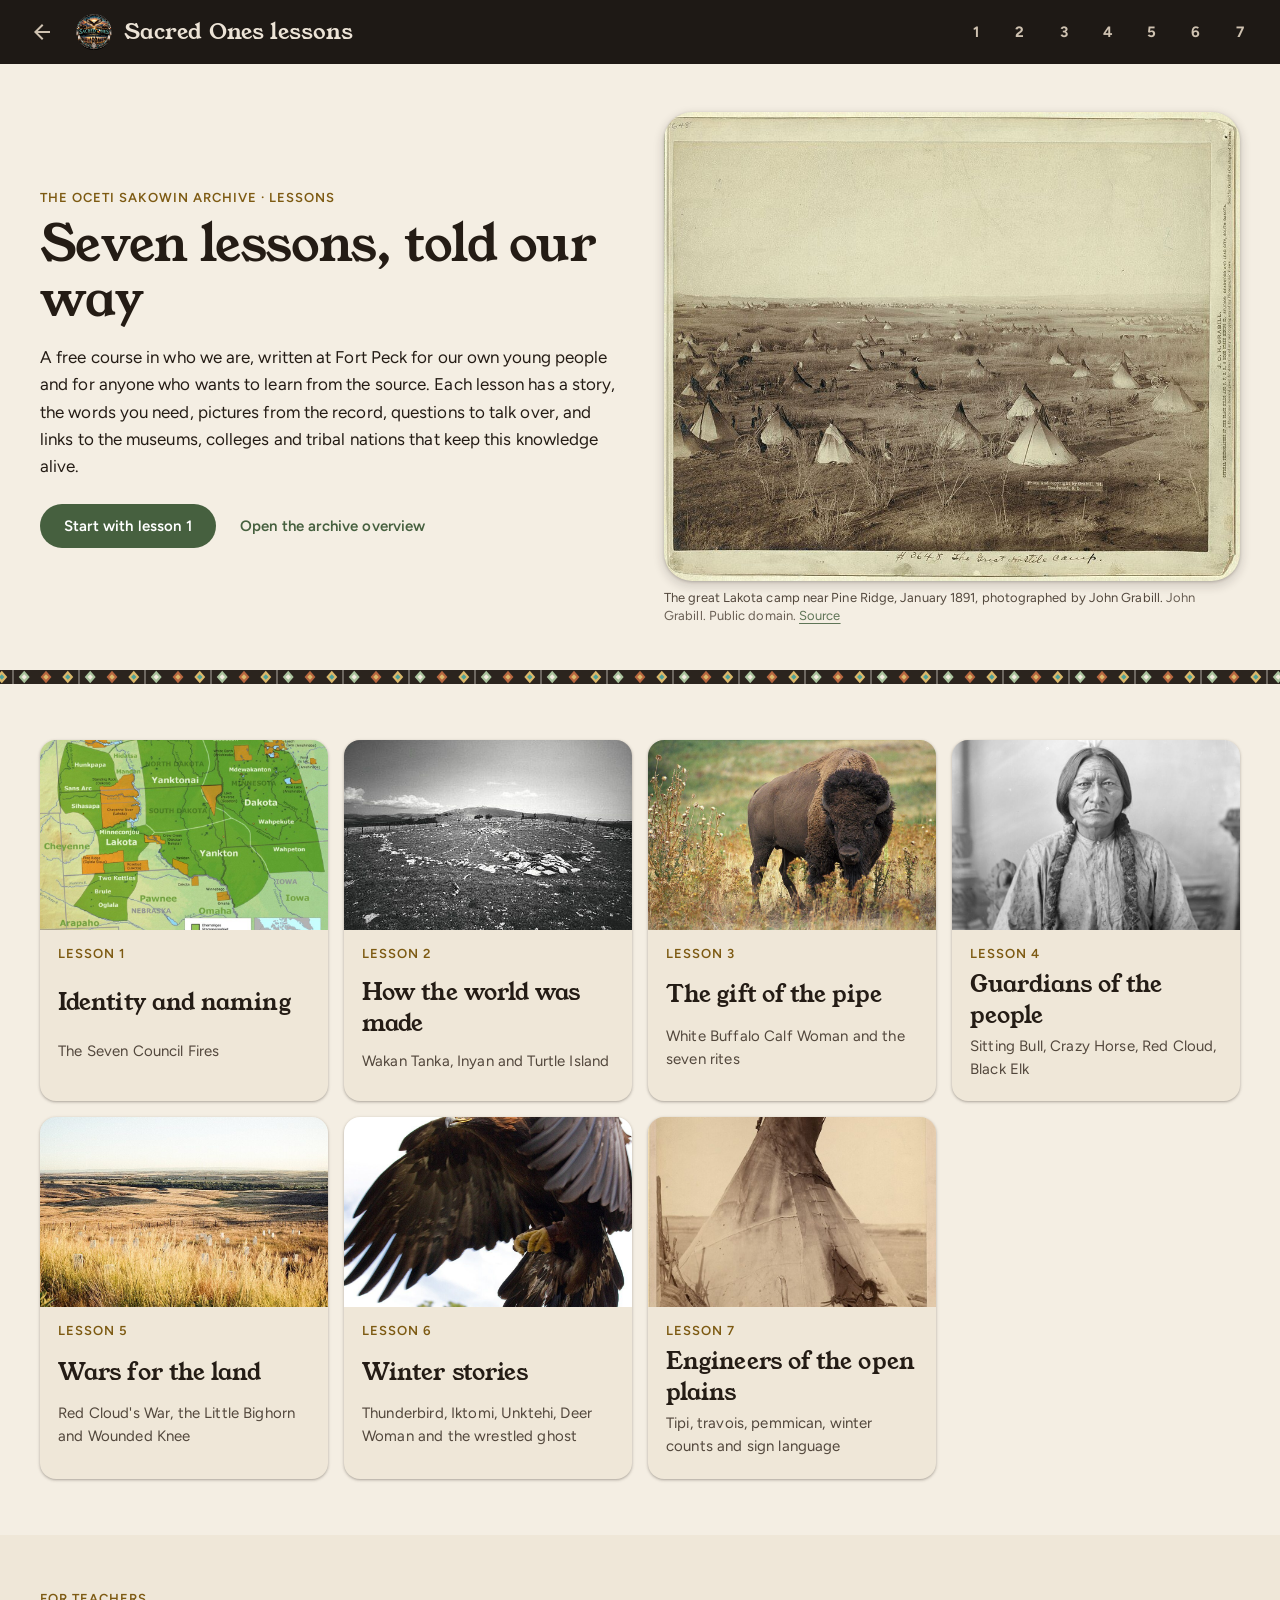
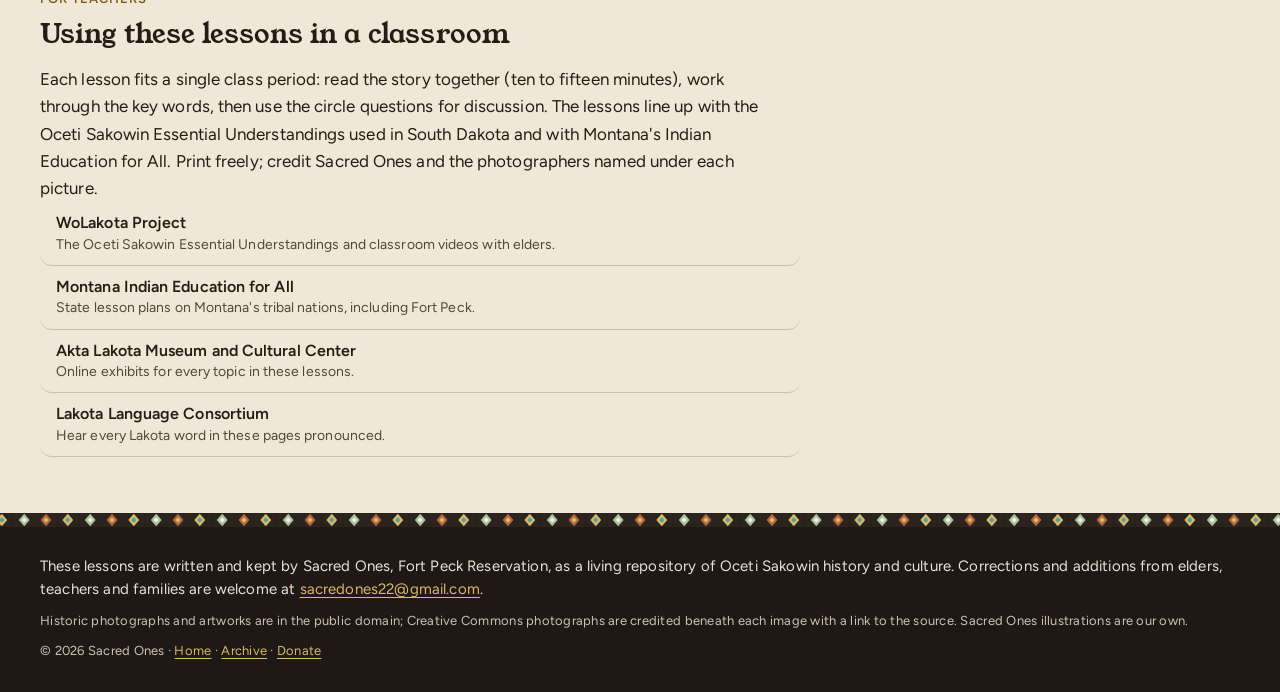
<file: lessons/index.html>
<!DOCTYPE html>
<html lang="en">
<head>
<meta charset="UTF-8"><meta name="viewport" content="width=device-width, initial-scale=1.0">
<title>Seven lessons — Sacred Ones lessons</title>
<meta name="description" content="Seven lessons on Oceti Sakowin identity, cosmology, ceremony, leaders, resistance, stories and ingenuity, written by Sacred Ones.">
<meta name="theme-color" content="#1d1814">
<link rel="icon" href="../assets/logo-emblem-small.jpg">
<link rel="preconnect" href="https://fonts.googleapis.com"><link rel="preconnect" href="https://fonts.gstatic.com" crossorigin>
<link href="https://fonts.googleapis.com/css2?family=Figtree:wght@400;500;600;700&family=Young+Serif&display=swap" rel="stylesheet">
<link rel="stylesheet" href="../m3.css"><link rel="stylesheet" href="lessons.css">
</head>
<body>
<a class="skip" href="#lesson">Skip to the lesson</a>
<header class="md-app-bar scheme-dark" id="app-bar"><div class="bar-in">
 <a class="md-icon-btn md-state" href="../index.html#archive-home" aria-label="Back to the Sacred Ones website"><svg viewBox="0 0 24 24" aria-hidden="true"><path d="M20 11H7.83l5.59-5.59L12 4l-8 8 8 8 1.41-1.41L7.83 13H20v-2z"/></svg></a>
 <a class="md-brand md-state" href="index.html"><img src="../assets/logo-emblem-small.jpg" alt="" width="36" height="36" style="border-radius:50%"> Sacred Ones lessons</a>
 <nav class="lesson-nav" aria-label="Lessons"><a class="md-state" href="01-identity.html" title="Identity and naming">1</a><a class="md-state" href="02-cosmology.html" title="How the world was made">2</a><a class="md-state" href="03-covenant.html" title="The gift of the pipe">3</a><a class="md-state" href="04-guardians.html" title="Guardians of the people">4</a><a class="md-state" href="05-resistance.html" title="Wars for the land">5</a><a class="md-state" href="06-legends.html" title="Winter stories">6</a><a class="md-state" href="07-ingenuity.html" title="Engineers of the open plains">7</a></nav>
</div></header>

<main id="lesson">
 <section class="lhero">
  <div class="wrap lhero-in">
   <div class="lhero-copy">
    <span class="md-eyebrow">The Oceti Sakowin archive · lessons</span>
    <h1 class="md-display-medium">Seven lessons, told our way</h1>
    <p class="md-body-large intro">A free course in who we are, written at Fort Peck for our own young people and for anyone who wants to learn from the source. Each lesson has a story, the words you need, pictures from the record, questions to talk over, and links to the museums, colleges and tribal nations that keep this knowledge alive.</p>
    <div class="btn-row"><a class="md-btn filled md-state" href="01-identity.html">Start with lesson 1</a><a class="md-btn text md-state" href="../index.html#culture">Open the archive overview</a></div>
   </div>
   <figure class="lfig hero"><img src="../assets/commons/great-camp-1891.jpg" alt="The great Lakota camp near Pine Ridge, January 1891, photographed by John Grabill" loading="eager"><figcaption>The great Lakota camp near Pine Ridge, January 1891, photographed by John Grabill. <span class="cr">John Grabill. Public domain. <a href="https://commons.wikimedia.org/wiki/File:Grabill_-_The_Great_Hostile_Camp.jpg" target="_blank" rel="noopener noreferrer">Source</a></span></figcaption></figure>
  </div>
 </section>
 <div class="md-bead" aria-hidden="true"></div>
 <section class="lbody"><div class="wrap"><div class="lcards"><a class="lcard md-state" href="01-identity.html">
  <img src="../assets/commons/territory-map.jpg" alt="" loading="lazy">
  <span class="body"><span class="md-eyebrow">Lesson 1</span><b class="md-headline-small">Identity and naming</b><span class="md-body-medium md-on-variant">The Seven Council Fires</span></span></a><a class="lcard md-state" href="02-cosmology.html">
  <img src="../assets/commons/medicine-wheel.jpg" alt="" loading="lazy">
  <span class="body"><span class="md-eyebrow">Lesson 2</span><b class="md-headline-small">How the world was made</b><span class="md-body-medium md-on-variant">Wakan Tanka, Inyan and Turtle Island</span></span></a><a class="lcard md-state" href="03-covenant.html">
  <img src="../assets/commons/bison.jpg" alt="" loading="lazy">
  <span class="body"><span class="md-eyebrow">Lesson 3</span><b class="md-headline-small">The gift of the pipe</b><span class="md-body-medium md-on-variant">White Buffalo Calf Woman and the seven rites</span></span></a><a class="lcard md-state" href="04-guardians.html">
  <img src="../assets/commons/sitting-bull.jpg" alt="" loading="lazy">
  <span class="body"><span class="md-eyebrow">Lesson 4</span><b class="md-headline-small">Guardians of the people</b><span class="md-body-medium md-on-variant">Sitting Bull, Crazy Horse, Red Cloud, Black Elk</span></span></a><a class="lcard md-state" href="05-resistance.html">
  <img src="../assets/commons/little-bighorn.jpg" alt="" loading="lazy">
  <span class="body"><span class="md-eyebrow">Lesson 5</span><b class="md-headline-small">Wars for the land</b><span class="md-body-medium md-on-variant">Red Cloud&#x27;s War, the Little Bighorn and Wounded Knee</span></span></a><a class="lcard md-state" href="06-legends.html">
  <img src="../assets/commons/eagle.jpg" alt="" loading="lazy">
  <span class="body"><span class="md-eyebrow">Lesson 6</span><b class="md-headline-small">Winter stories</b><span class="md-body-medium md-on-variant">Thunderbird, Iktomi, Unktehi, Deer Woman and the wrestled ghost</span></span></a><a class="lcard md-state" href="07-ingenuity.html">
  <img src="../assets/commons/oglala-girl-tipi.jpg" alt="" loading="lazy">
  <span class="body"><span class="md-eyebrow">Lesson 7</span><b class="md-headline-small">Engineers of the open plains</b><span class="md-body-medium md-on-variant">Tipi, travois, pemmican, winter counts and sign language</span></span></a></div></div></section>
 <section class="llinks tone-low"><div class="wrap">
  <span class="md-eyebrow">For teachers</span><h2 class="md-headline-medium">Using these lessons in a classroom</h2>
  <p class="md-body-large md-measure">Each lesson fits a single class period: read the story together (ten to fifteen minutes), work through the key words, then use the circle questions for discussion. The lessons line up with the Oceti Sakowin Essential Understandings used in South Dakota and with Montana's Indian Education for All. Print freely; credit Sacred Ones and the photographers named under each picture.</p>
  <div class="md-list links">
   <a class="md-list-item md-state" href="https://wolakotaproject.org/" target="_blank" rel="noopener noreferrer"><span class="md-li-text"><span class="md-li-head">WoLakota Project</span><span class="md-li-support">The Oceti Sakowin Essential Understandings and classroom videos with elders.</span></span></a>
   <a class="md-list-item md-state" href="https://opi.mt.gov/Educators/Teaching-Learning/Indian-Education-for-All" target="_blank" rel="noopener noreferrer"><span class="md-li-text"><span class="md-li-head">Montana Indian Education for All</span><span class="md-li-support">State lesson plans on Montana's tribal nations, including Fort Peck.</span></span></a>
   <a class="md-list-item md-state" href="https://aktalakota.stjo.org/" target="_blank" rel="noopener noreferrer"><span class="md-li-text"><span class="md-li-head">Akta Lakota Museum and Cultural Center</span><span class="md-li-support">Online exhibits for every topic in these lessons.</span></span></a>
   <a class="md-list-item md-state" href="https://lakhota.org/" target="_blank" rel="noopener noreferrer"><span class="md-li-text"><span class="md-li-head">Lakota Language Consortium</span><span class="md-li-support">Hear every Lakota word in these pages pronounced.</span></span></a>
  </div>
 </div></section>
</main>
<footer class="lfoot scheme-dark">
 <div class="md-bead" aria-hidden="true"></div>
 <div class="wrap lfoot-in">
  <p class="md-body-medium">These lessons are written and kept by Sacred Ones, Fort Peck Reservation, as a living repository of Oceti Sakowin history and culture. Corrections and additions from elders, teachers and families are welcome at <a href="mailto:sacredones22@gmail.com">sacredones22@gmail.com</a>.</p>
  <p class="md-body-small md-on-variant">Historic photographs and artworks are in the public domain; Creative Commons photographs are credited beneath each image with a link to the source. Sacred Ones illustrations are our own.</p>
  <p class="md-body-small md-on-variant">&copy; <span id="yr"></span> Sacred Ones · <a href="../index.html">Home</a> · <a href="../index.html#culture">Archive</a> · <a href="../index.html#donate">Donate</a></p>
 </div>
</footer>
<script src="../m3.js"></script>
<script>md.bindAppBar(document.getElementById('app-bar'));document.getElementById('yr').textContent=new Date().getFullYear();</script>
</body></html>
</file>
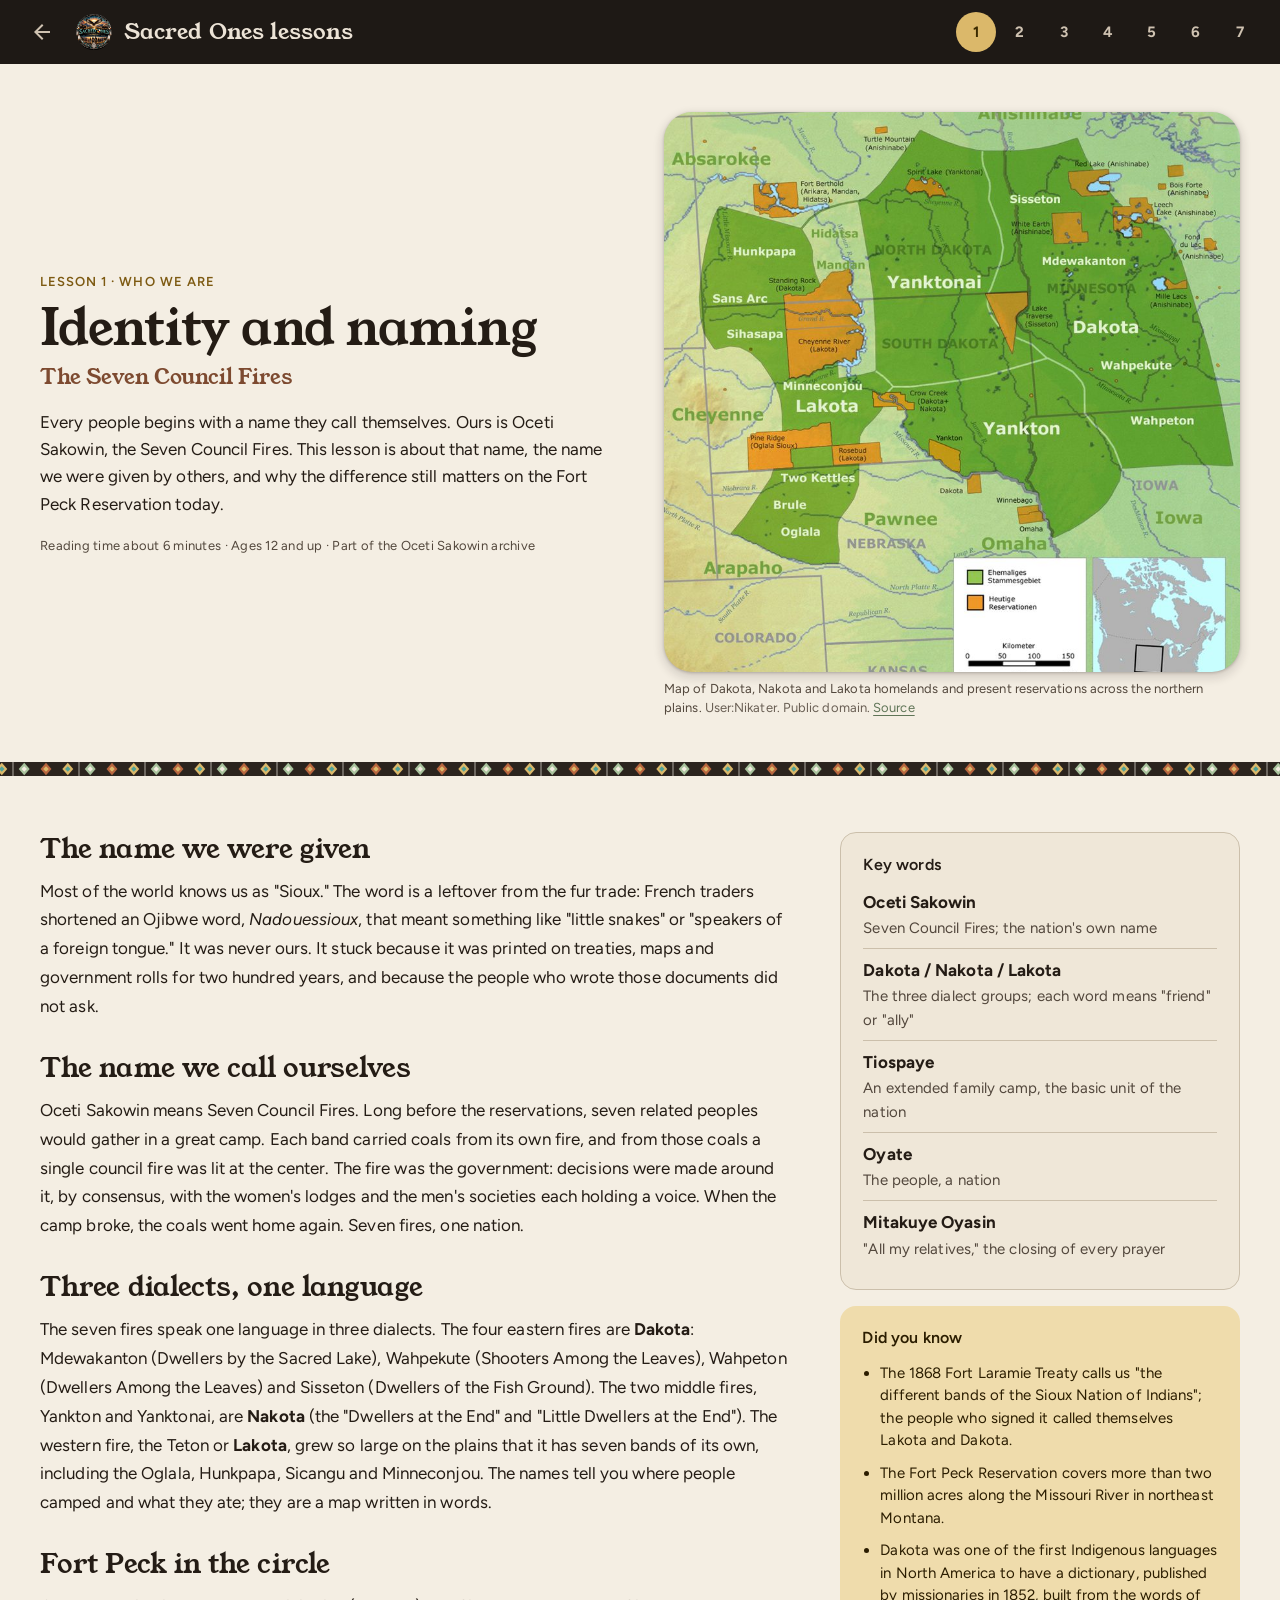
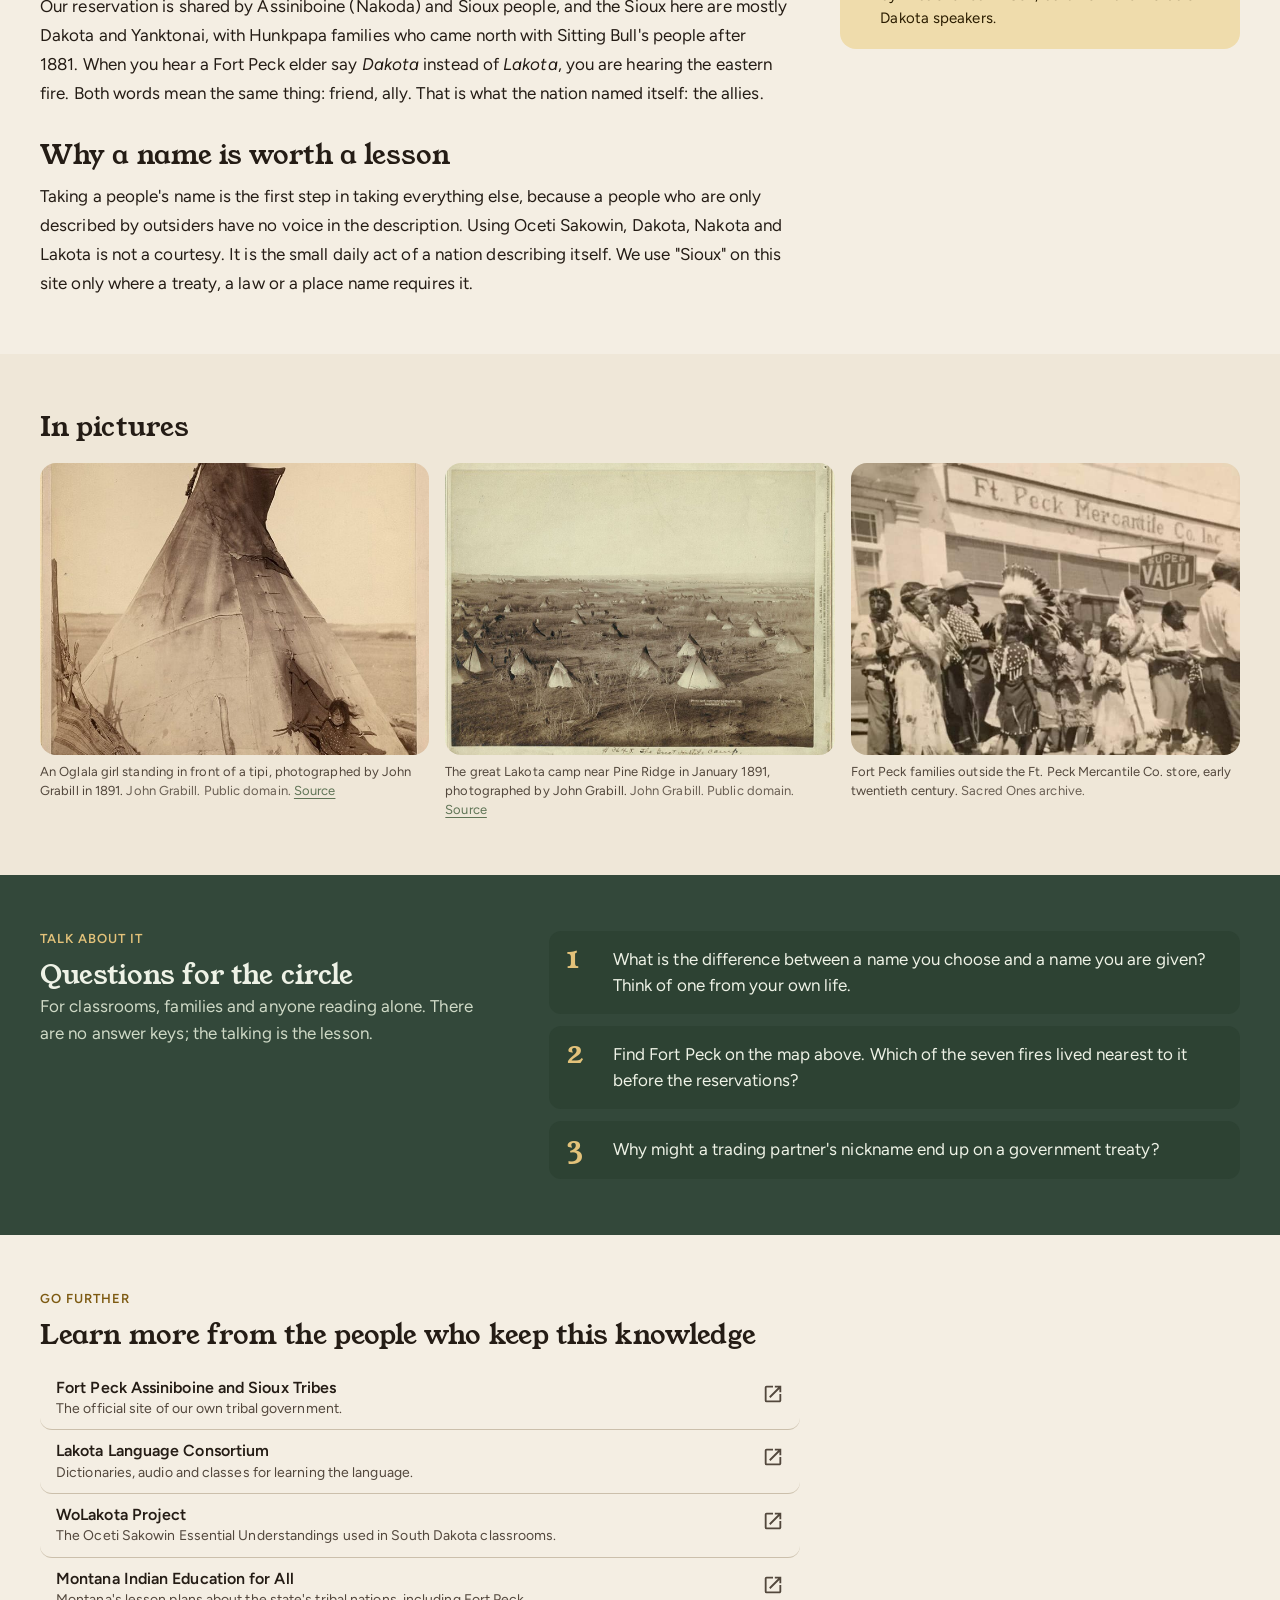
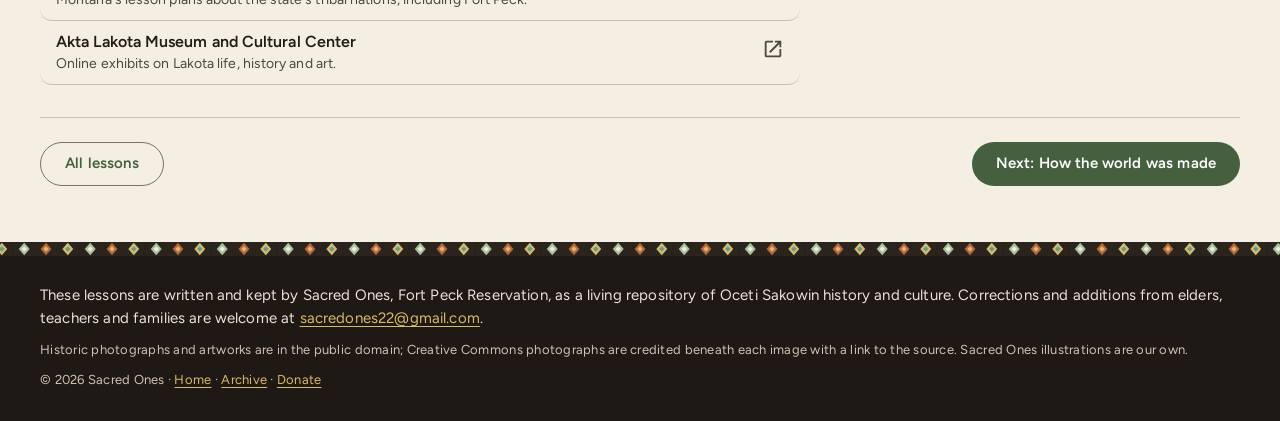
<file: lessons/01-identity.html>
<!DOCTYPE html>
<html lang="en">
<head>
<meta charset="UTF-8"><meta name="viewport" content="width=device-width, initial-scale=1.0">
<title>Identity and naming — Sacred Ones lessons</title>
<meta name="description" content="Every people begins with a name they call themselves. Ours is Oceti Sakowin, the Seven Council Fires. This lesson is about that name, the name we were">
<meta name="theme-color" content="#1d1814">
<link rel="icon" href="../assets/logo-emblem-small.jpg">
<link rel="preconnect" href="https://fonts.googleapis.com"><link rel="preconnect" href="https://fonts.gstatic.com" crossorigin>
<link href="https://fonts.googleapis.com/css2?family=Figtree:wght@400;500;600;700&family=Young+Serif&display=swap" rel="stylesheet">
<link rel="stylesheet" href="../m3.css"><link rel="stylesheet" href="lessons.css">
</head>
<body>
<a class="skip" href="#lesson">Skip to the lesson</a>
<header class="md-app-bar scheme-dark" id="app-bar"><div class="bar-in">
 <a class="md-icon-btn md-state" href="../index.html#archive-home" aria-label="Back to the Sacred Ones website"><svg viewBox="0 0 24 24" aria-hidden="true"><path d="M20 11H7.83l5.59-5.59L12 4l-8 8 8 8 1.41-1.41L7.83 13H20v-2z"/></svg></a>
 <a class="md-brand md-state" href="index.html"><img src="../assets/logo-emblem-small.jpg" alt="" width="36" height="36" style="border-radius:50%"> Sacred Ones lessons</a>
 <nav class="lesson-nav" aria-label="Lessons"><a class="md-state on" href="01-identity.html" title="Identity and naming">1</a><a class="md-state" href="02-cosmology.html" title="How the world was made">2</a><a class="md-state" href="03-covenant.html" title="The gift of the pipe">3</a><a class="md-state" href="04-guardians.html" title="Guardians of the people">4</a><a class="md-state" href="05-resistance.html" title="Wars for the land">5</a><a class="md-state" href="06-legends.html" title="Winter stories">6</a><a class="md-state" href="07-ingenuity.html" title="Engineers of the open plains">7</a></nav>
</div></header>

<main id="lesson">
 <section class="lhero">
  <div class="wrap lhero-in">
   <div class="lhero-copy">
    <span class="md-eyebrow">Lesson 1 · Who we are</span>
    <h1 class="md-display-medium">Identity and naming</h1>
    <p class="md-title-large sub">The Seven Council Fires</p>
    <p class="md-body-large intro">Every people begins with a name they call themselves. Ours is Oceti Sakowin, the Seven Council Fires. This lesson is about that name, the name we were given by others, and why the difference still matters on the Fort Peck Reservation today.</p>
    <div class="meta md-body-small md-on-variant">Reading time about 6 minutes · Ages 12 and up · Part of the Oceti Sakowin archive</div>
   </div>
   <figure class="lfig hero"><img src="../assets/commons/territory-map.jpg" alt="Map of Dakota, Nakota and Lakota homelands and present reservations across the northern plains" loading="eager"><figcaption>Map of Dakota, Nakota and Lakota homelands and present reservations across the northern plains. <span class="cr">User:Nikater. Public domain. <a href="https://commons.wikimedia.org/wiki/File:Sioux01.png" target="_blank" rel="noopener noreferrer">Source</a></span></figcaption></figure>
  </div>
 </section>
 <div class="md-bead" aria-hidden="true"></div>
 <section class="lbody">
  <div class="wrap lgrid">
   <article class="prose"><h2 class="md-headline-medium">The name we were given</h2><p>Most of the world knows us as "Sioux." The word is a leftover from the fur trade: French traders shortened an Ojibwe word, <em>Nadouessioux</em>, that meant something like "little snakes" or "speakers of a foreign tongue." It was never ours. It stuck because it was printed on treaties, maps and government rolls for two hundred years, and because the people who wrote those documents did not ask.</p><h2 class="md-headline-medium">The name we call ourselves</h2><p>Oceti Sakowin means Seven Council Fires. Long before the reservations, seven related peoples would gather in a great camp. Each band carried coals from its own fire, and from those coals a single council fire was lit at the center. The fire was the government: decisions were made around it, by consensus, with the women's lodges and the men's societies each holding a voice. When the camp broke, the coals went home again. Seven fires, one nation.</p><h2 class="md-headline-medium">Three dialects, one language</h2><p>The seven fires speak one language in three dialects. The four eastern fires are <strong>Dakota</strong>: Mdewakanton (Dwellers by the Sacred Lake), Wahpekute (Shooters Among the Leaves), Wahpeton (Dwellers Among the Leaves) and Sisseton (Dwellers of the Fish Ground). The two middle fires, Yankton and Yanktonai, are <strong>Nakota</strong> (the "Dwellers at the End" and "Little Dwellers at the End"). The western fire, the Teton or <strong>Lakota</strong>, grew so large on the plains that it has seven bands of its own, including the Oglala, Hunkpapa, Sicangu and Minneconjou. The names tell you where people camped and what they ate; they are a map written in words.</p><h2 class="md-headline-medium">Fort Peck in the circle</h2><p>Our reservation is shared by Assiniboine (Nakoda) and Sioux people, and the Sioux here are mostly Dakota and Yanktonai, with Hunkpapa families who came north with Sitting Bull's people after 1881. When you hear a Fort Peck elder say <em>Dakota</em> instead of <em>Lakota</em>, you are hearing the eastern fire. Both words mean the same thing: friend, ally. That is what the nation named itself: the allies.</p><h2 class="md-headline-medium">Why a name is worth a lesson</h2><p>Taking a people's name is the first step in taking everything else, because a people who are only described by outsiders have no voice in the description. Using Oceti Sakowin, Dakota, Nakota and Lakota is not a courtesy. It is the small daily act of a nation describing itself. We use "Sioux" on this site only where a treaty, a law or a place name requires it.</p></article>
   <aside class="lside">
    <div class="side-card"><h3 class="md-title-medium">Key words</h3><dl class="terms"><div><dt>Oceti Sakowin</dt><dd>Seven Council Fires; the nation&#x27;s own name</dd></div><div><dt>Dakota / Nakota / Lakota</dt><dd>The three dialect groups; each word means &quot;friend&quot; or &quot;ally&quot;</dd></div><div><dt>Tiospaye</dt><dd>An extended family camp, the basic unit of the nation</dd></div><div><dt>Oyate</dt><dd>The people, a nation</dd></div><div><dt>Mitakuye Oyasin</dt><dd>&quot;All my relatives,&quot; the closing of every prayer</dd></div></dl></div>
    <div class="side-card tonal"><h3 class="md-title-medium">Did you know</h3><ul class="facts"><li>The 1868 Fort Laramie Treaty calls us "the different bands of the Sioux Nation of Indians"; the people who signed it called themselves Lakota and Dakota.</li><li>The Fort Peck Reservation covers more than two million acres along the Missouri River in northeast Montana.</li><li>Dakota was one of the first Indigenous languages in North America to have a dictionary, published by missionaries in 1852, built from the words of Dakota speakers.</li></ul></div>
   </aside>
  </div>
 </section>
 <section class="lgal tone-low">
  <div class="wrap"><h2 class="md-headline-medium">In pictures</h2><div class="gal"><figure class="lfig "><img src="../assets/commons/oglala-girl-tipi.jpg" alt="An Oglala girl standing in front of a tipi, photographed by John Grabill in 1891" loading="lazy"><figcaption>An Oglala girl standing in front of a tipi, photographed by John Grabill in 1891. <span class="cr">John Grabill. Public domain. <a href="https://commons.wikimedia.org/wiki/File:Oglala_girl_in_front_of_a_tipi.jpg" target="_blank" rel="noopener noreferrer">Source</a></span></figcaption></figure><figure class="lfig "><img src="../assets/commons/great-camp-1891.jpg" alt="The great Lakota camp near Pine Ridge in January 1891, photographed by John Grabill" loading="lazy"><figcaption>The great Lakota camp near Pine Ridge in January 1891, photographed by John Grabill. <span class="cr">John Grabill. Public domain. <a href="https://commons.wikimedia.org/wiki/File:Grabill_-_The_Great_Hostile_Camp.jpg" target="_blank" rel="noopener noreferrer">Source</a></span></figcaption></figure><figure class="lfig "><img src="../assets/wp/2025/05/FB_IMG_1707793647268.jpg" alt="Fort Peck families outside the Ft. Peck Mercantile Co. store, early twentieth century" loading="lazy"><figcaption>Fort Peck families outside the Ft. Peck Mercantile Co. store, early twentieth century. <span class="cr">Sacred Ones archive.</span></figcaption></figure></div></div>
 </section>
 <section class="lreflect scheme-moss">
  <div class="wrap two">
   <div><span class="md-eyebrow">Talk about it</span><h2 class="md-headline-medium">Questions for the circle</h2><p class="md-on-variant">For classrooms, families and anyone reading alone. There are no answer keys; the talking is the lesson.</p></div>
   <ol class="reflect"><li>What is the difference between a name you choose and a name you are given? Think of one from your own life.</li><li>Find Fort Peck on the map above. Which of the seven fires lived nearest to it before the reservations?</li><li>Why might a trading partner&#x27;s nickname end up on a government treaty?</li></ol>
  </div>
 </section>
 <section class="llinks">
  <div class="wrap">
   <span class="md-eyebrow">Go further</span><h2 class="md-headline-medium">Learn more from the people who keep this knowledge</h2>
   <div class="md-list links"><a class="md-list-item md-state" href="https://www.fortpecktribes.org/" target="_blank" rel="noopener noreferrer"><span class="md-li-text"><span class="md-li-head">Fort Peck Assiniboine and Sioux Tribes</span><span class="md-li-support">The official site of our own tribal government.</span></span><span class="md-li-trail"><svg viewBox="0 0 24 24" aria-hidden="true"><path d="M19 19H5V5h7V3H5a2 2 0 0 0-2 2v14a2 2 0 0 0 2 2h14c1.1 0 2-.9 2-2v-7h-2v7zM14 3v2h3.59l-9.83 9.83 1.41 1.41L19 6.41V10h2V3h-7z"/></svg></span></a><a class="md-list-item md-state" href="https://lakhota.org/" target="_blank" rel="noopener noreferrer"><span class="md-li-text"><span class="md-li-head">Lakota Language Consortium</span><span class="md-li-support">Dictionaries, audio and classes for learning the language.</span></span><span class="md-li-trail"><svg viewBox="0 0 24 24" aria-hidden="true"><path d="M19 19H5V5h7V3H5a2 2 0 0 0-2 2v14a2 2 0 0 0 2 2h14c1.1 0 2-.9 2-2v-7h-2v7zM14 3v2h3.59l-9.83 9.83 1.41 1.41L19 6.41V10h2V3h-7z"/></svg></span></a><a class="md-list-item md-state" href="https://wolakotaproject.org/" target="_blank" rel="noopener noreferrer"><span class="md-li-text"><span class="md-li-head">WoLakota Project</span><span class="md-li-support">The Oceti Sakowin Essential Understandings used in South Dakota classrooms.</span></span><span class="md-li-trail"><svg viewBox="0 0 24 24" aria-hidden="true"><path d="M19 19H5V5h7V3H5a2 2 0 0 0-2 2v14a2 2 0 0 0 2 2h14c1.1 0 2-.9 2-2v-7h-2v7zM14 3v2h3.59l-9.83 9.83 1.41 1.41L19 6.41V10h2V3h-7z"/></svg></span></a><a class="md-list-item md-state" href="https://opi.mt.gov/Educators/Teaching-Learning/Indian-Education-for-All" target="_blank" rel="noopener noreferrer"><span class="md-li-text"><span class="md-li-head">Montana Indian Education for All</span><span class="md-li-support">Montana&#x27;s lesson plans about the state&#x27;s tribal nations, including Fort Peck.</span></span><span class="md-li-trail"><svg viewBox="0 0 24 24" aria-hidden="true"><path d="M19 19H5V5h7V3H5a2 2 0 0 0-2 2v14a2 2 0 0 0 2 2h14c1.1 0 2-.9 2-2v-7h-2v7zM14 3v2h3.59l-9.83 9.83 1.41 1.41L19 6.41V10h2V3h-7z"/></svg></span></a><a class="md-list-item md-state" href="https://aktalakota.stjo.org/" target="_blank" rel="noopener noreferrer"><span class="md-li-text"><span class="md-li-head">Akta Lakota Museum and Cultural Center</span><span class="md-li-support">Online exhibits on Lakota life, history and art.</span></span><span class="md-li-trail"><svg viewBox="0 0 24 24" aria-hidden="true"><path d="M19 19H5V5h7V3H5a2 2 0 0 0-2 2v14a2 2 0 0 0 2 2h14c1.1 0 2-.9 2-2v-7h-2v7zM14 3v2h3.59l-9.83 9.83 1.41 1.41L19 6.41V10h2V3h-7z"/></svg></span></a></div>
   <nav class="pn" aria-label="Previous and next lesson"><a class="md-btn outlined md-state" href="index.html">All lessons</a><a class="md-btn filled md-state" href="02-cosmology.html">Next: How the world was made</a></nav>
  </div>
 </section>
</main>
<footer class="lfoot scheme-dark">
 <div class="md-bead" aria-hidden="true"></div>
 <div class="wrap lfoot-in">
  <p class="md-body-medium">These lessons are written and kept by Sacred Ones, Fort Peck Reservation, as a living repository of Oceti Sakowin history and culture. Corrections and additions from elders, teachers and families are welcome at <a href="mailto:sacredones22@gmail.com">sacredones22@gmail.com</a>.</p>
  <p class="md-body-small md-on-variant">Historic photographs and artworks are in the public domain; Creative Commons photographs are credited beneath each image with a link to the source. Sacred Ones illustrations are our own.</p>
  <p class="md-body-small md-on-variant">&copy; <span id="yr"></span> Sacred Ones · <a href="../index.html">Home</a> · <a href="../index.html#culture">Archive</a> · <a href="../index.html#donate">Donate</a></p>
 </div>
</footer>
<script src="../m3.js"></script>
<script>md.bindAppBar(document.getElementById('app-bar'));document.getElementById('yr').textContent=new Date().getFullYear();</script>
</body></html>
</file>
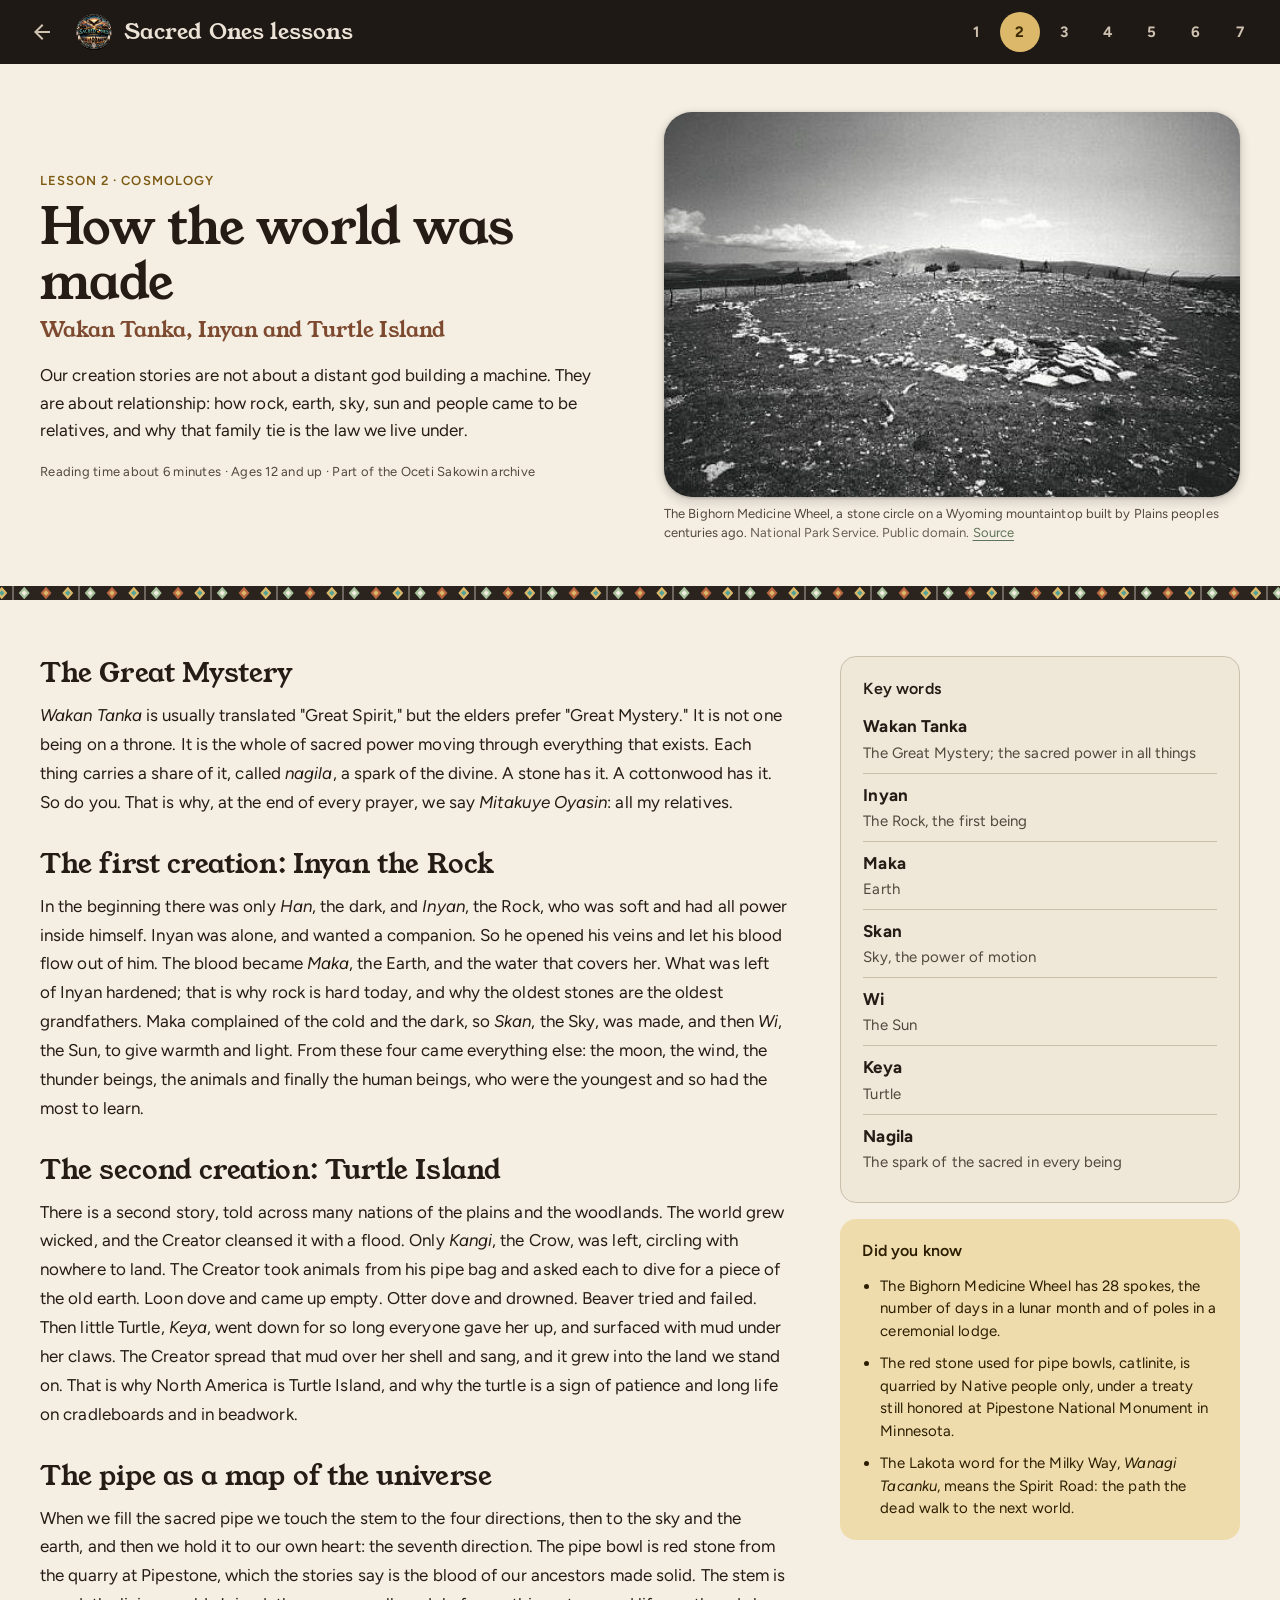
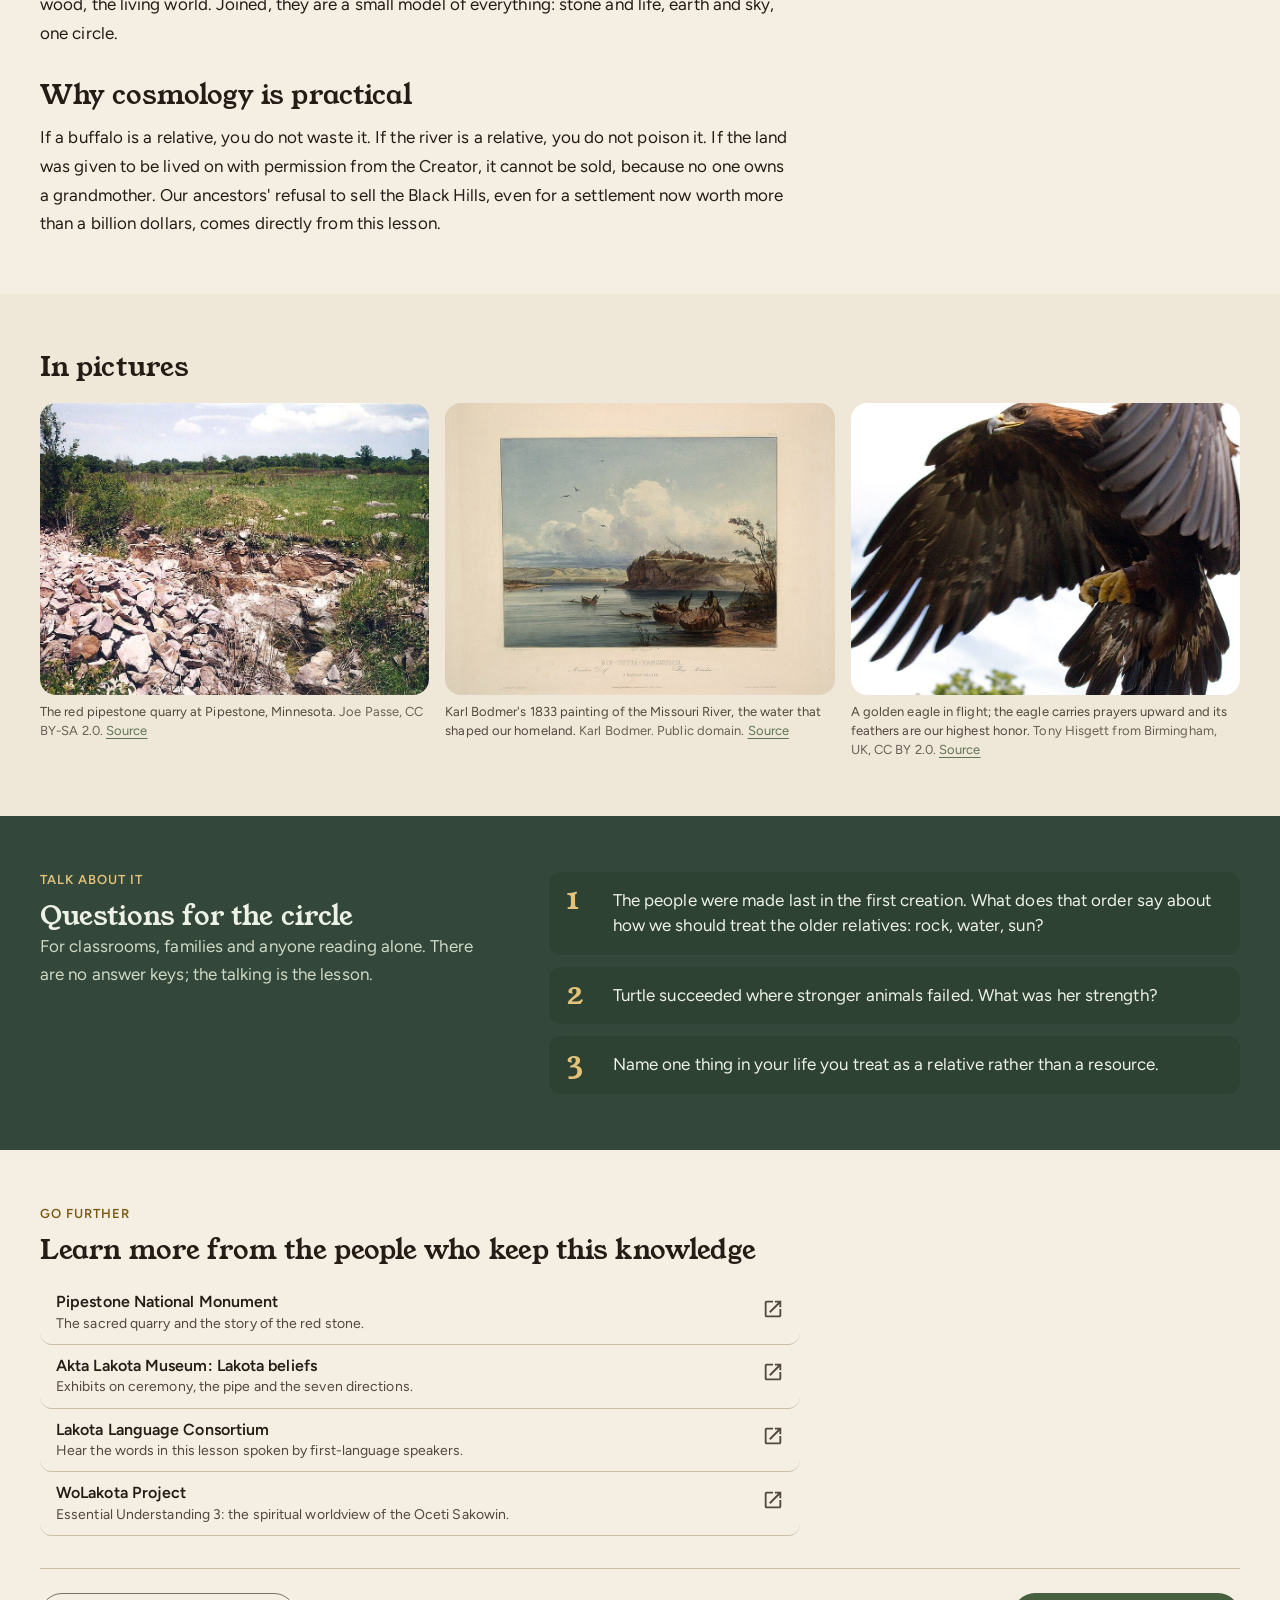
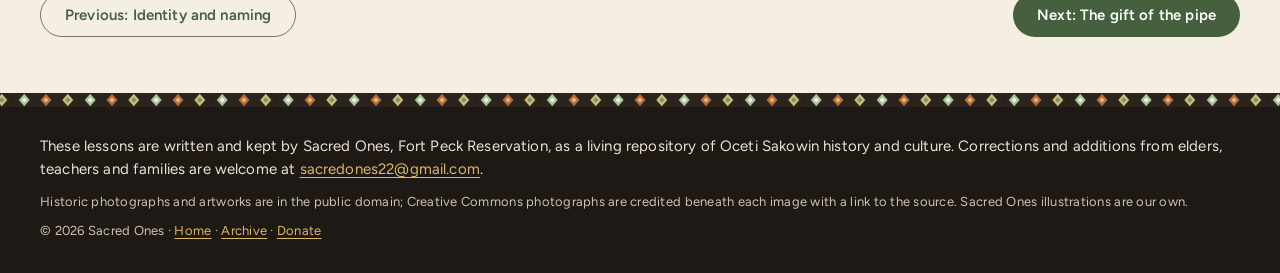
<file: lessons/02-cosmology.html>
<!DOCTYPE html>
<html lang="en">
<head>
<meta charset="UTF-8"><meta name="viewport" content="width=device-width, initial-scale=1.0">
<title>How the world was made — Sacred Ones lessons</title>
<meta name="description" content="Our creation stories are not about a distant god building a machine. They are about relationship: how rock, earth, sky, sun and people came to be rela">
<meta name="theme-color" content="#1d1814">
<link rel="icon" href="../assets/logo-emblem-small.jpg">
<link rel="preconnect" href="https://fonts.googleapis.com"><link rel="preconnect" href="https://fonts.gstatic.com" crossorigin>
<link href="https://fonts.googleapis.com/css2?family=Figtree:wght@400;500;600;700&family=Young+Serif&display=swap" rel="stylesheet">
<link rel="stylesheet" href="../m3.css"><link rel="stylesheet" href="lessons.css">
</head>
<body>
<a class="skip" href="#lesson">Skip to the lesson</a>
<header class="md-app-bar scheme-dark" id="app-bar"><div class="bar-in">
 <a class="md-icon-btn md-state" href="../index.html#archive-home" aria-label="Back to the Sacred Ones website"><svg viewBox="0 0 24 24" aria-hidden="true"><path d="M20 11H7.83l5.59-5.59L12 4l-8 8 8 8 1.41-1.41L7.83 13H20v-2z"/></svg></a>
 <a class="md-brand md-state" href="index.html"><img src="../assets/logo-emblem-small.jpg" alt="" width="36" height="36" style="border-radius:50%"> Sacred Ones lessons</a>
 <nav class="lesson-nav" aria-label="Lessons"><a class="md-state" href="01-identity.html" title="Identity and naming">1</a><a class="md-state on" href="02-cosmology.html" title="How the world was made">2</a><a class="md-state" href="03-covenant.html" title="The gift of the pipe">3</a><a class="md-state" href="04-guardians.html" title="Guardians of the people">4</a><a class="md-state" href="05-resistance.html" title="Wars for the land">5</a><a class="md-state" href="06-legends.html" title="Winter stories">6</a><a class="md-state" href="07-ingenuity.html" title="Engineers of the open plains">7</a></nav>
</div></header>

<main id="lesson">
 <section class="lhero">
  <div class="wrap lhero-in">
   <div class="lhero-copy">
    <span class="md-eyebrow">Lesson 2 · Cosmology</span>
    <h1 class="md-display-medium">How the world was made</h1>
    <p class="md-title-large sub">Wakan Tanka, Inyan and Turtle Island</p>
    <p class="md-body-large intro">Our creation stories are not about a distant god building a machine. They are about relationship: how rock, earth, sky, sun and people came to be relatives, and why that family tie is the law we live under.</p>
    <div class="meta md-body-small md-on-variant">Reading time about 6 minutes · Ages 12 and up · Part of the Oceti Sakowin archive</div>
   </div>
   <figure class="lfig hero"><img src="../assets/commons/medicine-wheel.jpg" alt="The Bighorn Medicine Wheel, a stone circle on a Wyoming mountaintop built by Plains peoples centuries ago" loading="eager"><figcaption>The Bighorn Medicine Wheel, a stone circle on a Wyoming mountaintop built by Plains peoples centuries ago. <span class="cr">National Park Service. Public domain. <a href="https://commons.wikimedia.org/wiki/File:Bighorn_medicine_wheel.jpg" target="_blank" rel="noopener noreferrer">Source</a></span></figcaption></figure>
  </div>
 </section>
 <div class="md-bead" aria-hidden="true"></div>
 <section class="lbody">
  <div class="wrap lgrid">
   <article class="prose"><h2 class="md-headline-medium">The Great Mystery</h2><p><em>Wakan Tanka</em> is usually translated "Great Spirit," but the elders prefer "Great Mystery." It is not one being on a throne. It is the whole of sacred power moving through everything that exists. Each thing carries a share of it, called <em>nagila</em>, a spark of the divine. A stone has it. A cottonwood has it. So do you. That is why, at the end of every prayer, we say <em>Mitakuye Oyasin</em>: all my relatives.</p><h2 class="md-headline-medium">The first creation: Inyan the Rock</h2><p>In the beginning there was only <em>Han</em>, the dark, and <em>Inyan</em>, the Rock, who was soft and had all power inside himself. Inyan was alone, and wanted a companion. So he opened his veins and let his blood flow out of him. The blood became <em>Maka</em>, the Earth, and the water that covers her. What was left of Inyan hardened; that is why rock is hard today, and why the oldest stones are the oldest grandfathers. Maka complained of the cold and the dark, so <em>Skan</em>, the Sky, was made, and then <em>Wi</em>, the Sun, to give warmth and light. From these four came everything else: the moon, the wind, the thunder beings, the animals and finally the human beings, who were the youngest and so had the most to learn.</p><h2 class="md-headline-medium">The second creation: Turtle Island</h2><p>There is a second story, told across many nations of the plains and the woodlands. The world grew wicked, and the Creator cleansed it with a flood. Only <em>Kangi</em>, the Crow, was left, circling with nowhere to land. The Creator took animals from his pipe bag and asked each to dive for a piece of the old earth. Loon dove and came up empty. Otter dove and drowned. Beaver tried and failed. Then little Turtle, <em>Keya</em>, went down for so long everyone gave her up, and surfaced with mud under her claws. The Creator spread that mud over her shell and sang, and it grew into the land we stand on. That is why North America is Turtle Island, and why the turtle is a sign of patience and long life on cradleboards and in beadwork.</p><h2 class="md-headline-medium">The pipe as a map of the universe</h2><p>When we fill the sacred pipe we touch the stem to the four directions, then to the sky and the earth, and then we hold it to our own heart: the seventh direction. The pipe bowl is red stone from the quarry at Pipestone, which the stories say is the blood of our ancestors made solid. The stem is wood, the living world. Joined, they are a small model of everything: stone and life, earth and sky, one circle.</p><h2 class="md-headline-medium">Why cosmology is practical</h2><p>If a buffalo is a relative, you do not waste it. If the river is a relative, you do not poison it. If the land was given to be lived on with permission from the Creator, it cannot be sold, because no one owns a grandmother. Our ancestors' refusal to sell the Black Hills, even for a settlement now worth more than a billion dollars, comes directly from this lesson.</p></article>
   <aside class="lside">
    <div class="side-card"><h3 class="md-title-medium">Key words</h3><dl class="terms"><div><dt>Wakan Tanka</dt><dd>The Great Mystery; the sacred power in all things</dd></div><div><dt>Inyan</dt><dd>The Rock, the first being</dd></div><div><dt>Maka</dt><dd>Earth</dd></div><div><dt>Skan</dt><dd>Sky, the power of motion</dd></div><div><dt>Wi</dt><dd>The Sun</dd></div><div><dt>Keya</dt><dd>Turtle</dd></div><div><dt>Nagila</dt><dd>The spark of the sacred in every being</dd></div></dl></div>
    <div class="side-card tonal"><h3 class="md-title-medium">Did you know</h3><ul class="facts"><li>The Bighorn Medicine Wheel has 28 spokes, the number of days in a lunar month and of poles in a ceremonial lodge.</li><li>The red stone used for pipe bowls, catlinite, is quarried by Native people only, under a treaty still honored at Pipestone National Monument in Minnesota.</li><li>The Lakota word for the Milky Way, <em>Wanagi Tacanku</em>, means the Spirit Road: the path the dead walk to the next world.</li></ul></div>
   </aside>
  </div>
 </section>
 <section class="lgal tone-low">
  <div class="wrap"><h2 class="md-headline-medium">In pictures</h2><div class="gal"><figure class="lfig "><img src="../assets/commons/pipestone-quarry.jpg" alt="The red pipestone quarry at Pipestone, Minnesota" loading="lazy"><figcaption>The red pipestone quarry at Pipestone, Minnesota. <span class="cr">Joe Passe, CC BY-SA 2.0. <a href="https://commons.wikimedia.org/wiki/File:Pipestone_quarry.jpg" target="_blank" rel="noopener noreferrer">Source</a></span></figcaption></figure><figure class="lfig "><img src="../assets/commons/bodmer-missouri.jpg" alt="Karl Bodmer&#x27;s 1833 painting of the Missouri River, the water that shaped our homeland" loading="lazy"><figcaption>Karl Bodmer&#x27;s 1833 painting of the Missouri River, the water that shaped our homeland. <span class="cr">Karl Bodmer. Public domain. <a href="https://commons.wikimedia.org/wiki/File:Karl_Bodmer_Travels_in_America_(49).jpg" target="_blank" rel="noopener noreferrer">Source</a></span></figcaption></figure><figure class="lfig "><img src="../assets/commons/eagle.jpg" alt="A golden eagle in flight; the eagle carries prayers upward and its feathers are our highest honor" loading="lazy"><figcaption>A golden eagle in flight; the eagle carries prayers upward and its feathers are our highest honor. <span class="cr">Tony Hisgett from Birmingham, UK, CC BY 2.0. <a href="https://commons.wikimedia.org/wiki/File:Golden_Eagle_in_flight_-_5.jpg" target="_blank" rel="noopener noreferrer">Source</a></span></figcaption></figure></div></div>
 </section>
 <section class="lreflect scheme-moss">
  <div class="wrap two">
   <div><span class="md-eyebrow">Talk about it</span><h2 class="md-headline-medium">Questions for the circle</h2><p class="md-on-variant">For classrooms, families and anyone reading alone. There are no answer keys; the talking is the lesson.</p></div>
   <ol class="reflect"><li>The people were made last in the first creation. What does that order say about how we should treat the older relatives: rock, water, sun?</li><li>Turtle succeeded where stronger animals failed. What was her strength?</li><li>Name one thing in your life you treat as a relative rather than a resource.</li></ol>
  </div>
 </section>
 <section class="llinks">
  <div class="wrap">
   <span class="md-eyebrow">Go further</span><h2 class="md-headline-medium">Learn more from the people who keep this knowledge</h2>
   <div class="md-list links"><a class="md-list-item md-state" href="https://www.nps.gov/pipe/index.htm" target="_blank" rel="noopener noreferrer"><span class="md-li-text"><span class="md-li-head">Pipestone National Monument</span><span class="md-li-support">The sacred quarry and the story of the red stone.</span></span><span class="md-li-trail"><svg viewBox="0 0 24 24" aria-hidden="true"><path d="M19 19H5V5h7V3H5a2 2 0 0 0-2 2v14a2 2 0 0 0 2 2h14c1.1 0 2-.9 2-2v-7h-2v7zM14 3v2h3.59l-9.83 9.83 1.41 1.41L19 6.41V10h2V3h-7z"/></svg></span></a><a class="md-list-item md-state" href="https://aktalakota.stjo.org/" target="_blank" rel="noopener noreferrer"><span class="md-li-text"><span class="md-li-head">Akta Lakota Museum: Lakota beliefs</span><span class="md-li-support">Exhibits on ceremony, the pipe and the seven directions.</span></span><span class="md-li-trail"><svg viewBox="0 0 24 24" aria-hidden="true"><path d="M19 19H5V5h7V3H5a2 2 0 0 0-2 2v14a2 2 0 0 0 2 2h14c1.1 0 2-.9 2-2v-7h-2v7zM14 3v2h3.59l-9.83 9.83 1.41 1.41L19 6.41V10h2V3h-7z"/></svg></span></a><a class="md-list-item md-state" href="https://lakhota.org/" target="_blank" rel="noopener noreferrer"><span class="md-li-text"><span class="md-li-head">Lakota Language Consortium</span><span class="md-li-support">Hear the words in this lesson spoken by first-language speakers.</span></span><span class="md-li-trail"><svg viewBox="0 0 24 24" aria-hidden="true"><path d="M19 19H5V5h7V3H5a2 2 0 0 0-2 2v14a2 2 0 0 0 2 2h14c1.1 0 2-.9 2-2v-7h-2v7zM14 3v2h3.59l-9.83 9.83 1.41 1.41L19 6.41V10h2V3h-7z"/></svg></span></a><a class="md-list-item md-state" href="https://wolakotaproject.org/" target="_blank" rel="noopener noreferrer"><span class="md-li-text"><span class="md-li-head">WoLakota Project</span><span class="md-li-support">Essential Understanding 3: the spiritual worldview of the Oceti Sakowin.</span></span><span class="md-li-trail"><svg viewBox="0 0 24 24" aria-hidden="true"><path d="M19 19H5V5h7V3H5a2 2 0 0 0-2 2v14a2 2 0 0 0 2 2h14c1.1 0 2-.9 2-2v-7h-2v7zM14 3v2h3.59l-9.83 9.83 1.41 1.41L19 6.41V10h2V3h-7z"/></svg></span></a></div>
   <nav class="pn" aria-label="Previous and next lesson"><a class="md-btn outlined md-state" href="01-identity.html">Previous: Identity and naming</a><a class="md-btn filled md-state" href="03-covenant.html">Next: The gift of the pipe</a></nav>
  </div>
 </section>
</main>
<footer class="lfoot scheme-dark">
 <div class="md-bead" aria-hidden="true"></div>
 <div class="wrap lfoot-in">
  <p class="md-body-medium">These lessons are written and kept by Sacred Ones, Fort Peck Reservation, as a living repository of Oceti Sakowin history and culture. Corrections and additions from elders, teachers and families are welcome at <a href="mailto:sacredones22@gmail.com">sacredones22@gmail.com</a>.</p>
  <p class="md-body-small md-on-variant">Historic photographs and artworks are in the public domain; Creative Commons photographs are credited beneath each image with a link to the source. Sacred Ones illustrations are our own.</p>
  <p class="md-body-small md-on-variant">&copy; <span id="yr"></span> Sacred Ones · <a href="../index.html">Home</a> · <a href="../index.html#culture">Archive</a> · <a href="../index.html#donate">Donate</a></p>
 </div>
</footer>
<script src="../m3.js"></script>
<script>md.bindAppBar(document.getElementById('app-bar'));document.getElementById('yr').textContent=new Date().getFullYear();</script>
</body></html>
</file>
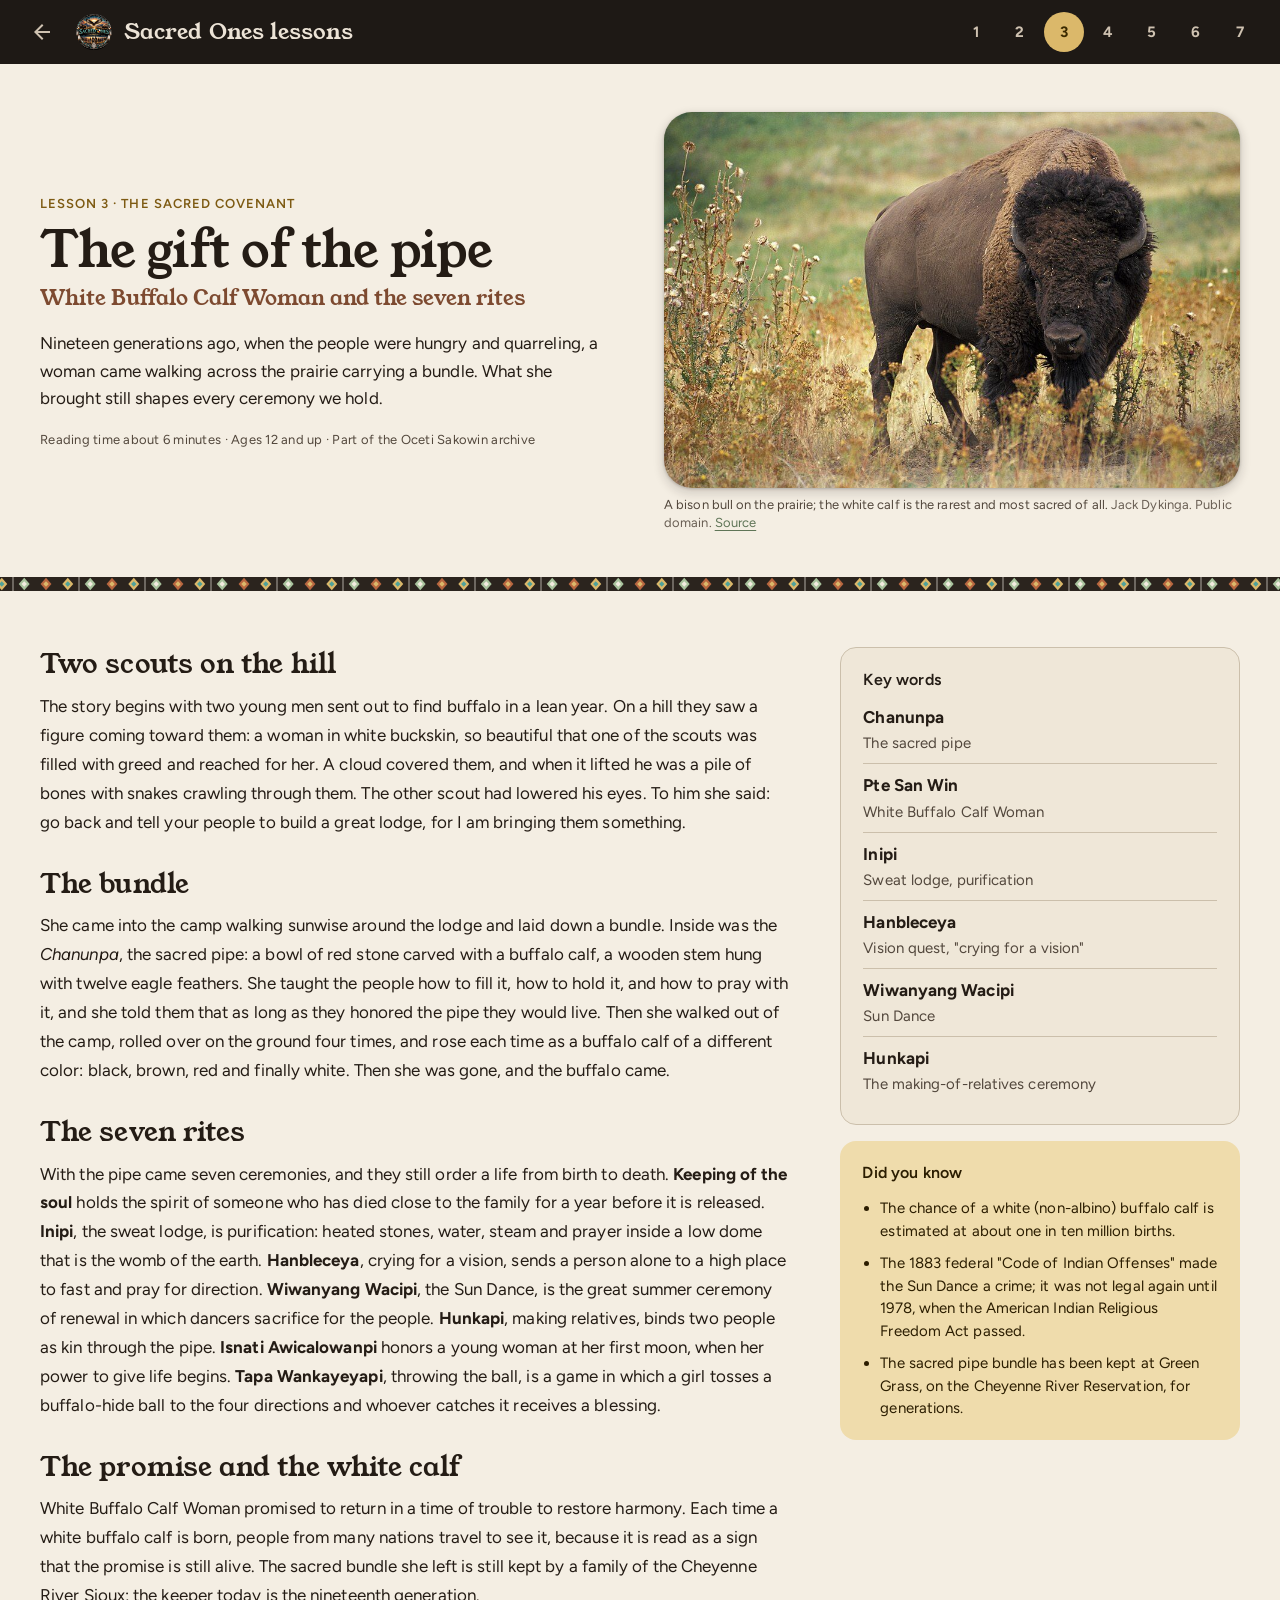
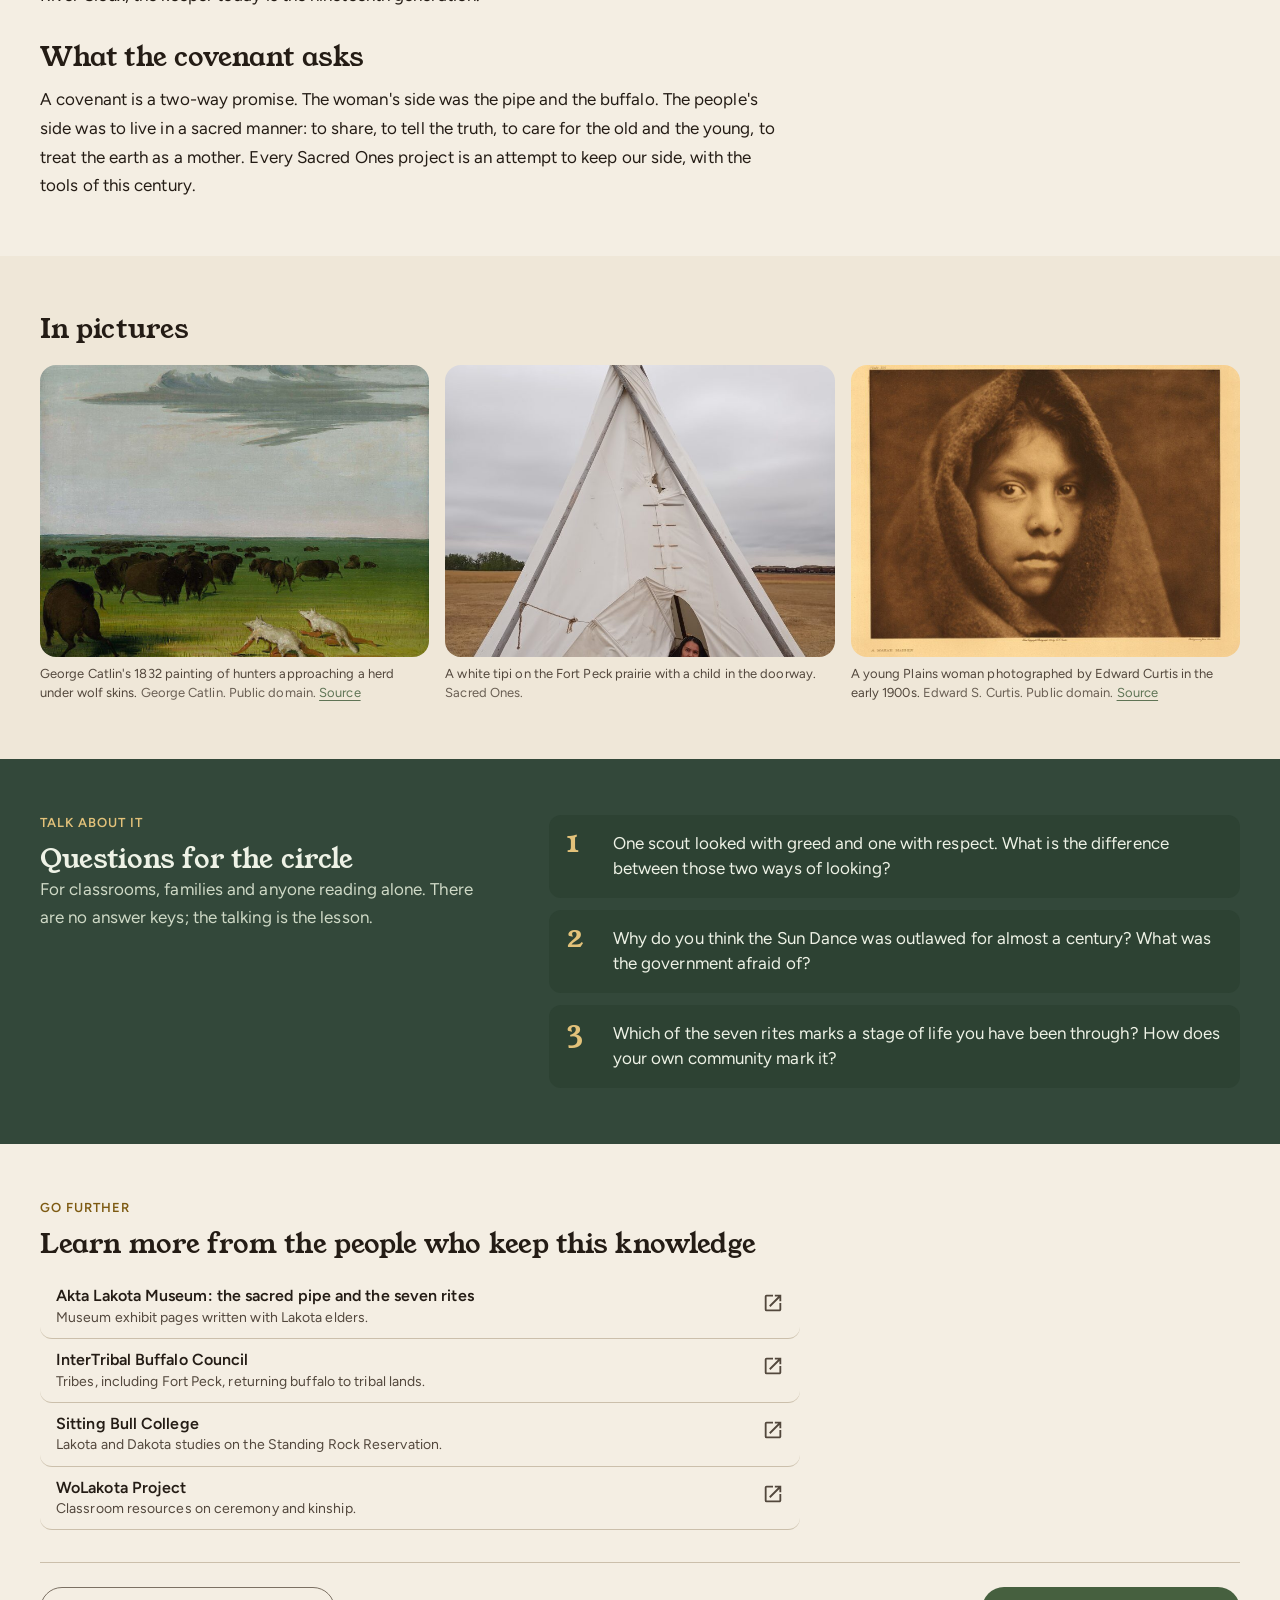
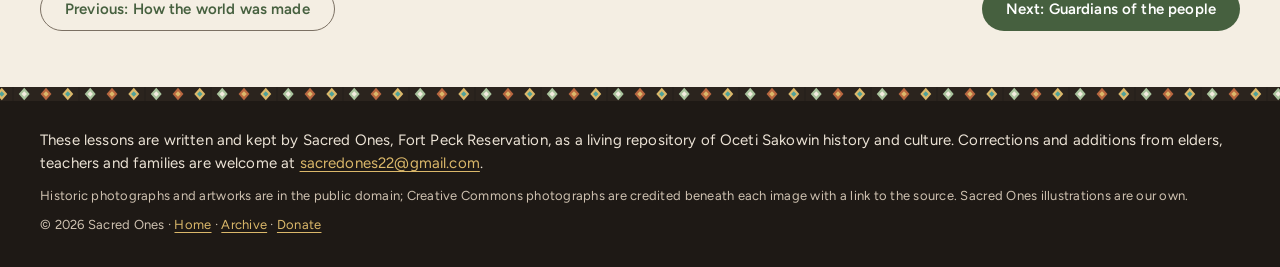
<file: lessons/03-covenant.html>
<!DOCTYPE html>
<html lang="en">
<head>
<meta charset="UTF-8"><meta name="viewport" content="width=device-width, initial-scale=1.0">
<title>The gift of the pipe — Sacred Ones lessons</title>
<meta name="description" content="Nineteen generations ago, when the people were hungry and quarreling, a woman came walking across the prairie carrying a bundle. What she brought stil">
<meta name="theme-color" content="#1d1814">
<link rel="icon" href="../assets/logo-emblem-small.jpg">
<link rel="preconnect" href="https://fonts.googleapis.com"><link rel="preconnect" href="https://fonts.gstatic.com" crossorigin>
<link href="https://fonts.googleapis.com/css2?family=Figtree:wght@400;500;600;700&family=Young+Serif&display=swap" rel="stylesheet">
<link rel="stylesheet" href="../m3.css"><link rel="stylesheet" href="lessons.css">
</head>
<body>
<a class="skip" href="#lesson">Skip to the lesson</a>
<header class="md-app-bar scheme-dark" id="app-bar"><div class="bar-in">
 <a class="md-icon-btn md-state" href="../index.html#archive-home" aria-label="Back to the Sacred Ones website"><svg viewBox="0 0 24 24" aria-hidden="true"><path d="M20 11H7.83l5.59-5.59L12 4l-8 8 8 8 1.41-1.41L7.83 13H20v-2z"/></svg></a>
 <a class="md-brand md-state" href="index.html"><img src="../assets/logo-emblem-small.jpg" alt="" width="36" height="36" style="border-radius:50%"> Sacred Ones lessons</a>
 <nav class="lesson-nav" aria-label="Lessons"><a class="md-state" href="01-identity.html" title="Identity and naming">1</a><a class="md-state" href="02-cosmology.html" title="How the world was made">2</a><a class="md-state on" href="03-covenant.html" title="The gift of the pipe">3</a><a class="md-state" href="04-guardians.html" title="Guardians of the people">4</a><a class="md-state" href="05-resistance.html" title="Wars for the land">5</a><a class="md-state" href="06-legends.html" title="Winter stories">6</a><a class="md-state" href="07-ingenuity.html" title="Engineers of the open plains">7</a></nav>
</div></header>

<main id="lesson">
 <section class="lhero">
  <div class="wrap lhero-in">
   <div class="lhero-copy">
    <span class="md-eyebrow">Lesson 3 · The sacred covenant</span>
    <h1 class="md-display-medium">The gift of the pipe</h1>
    <p class="md-title-large sub">White Buffalo Calf Woman and the seven rites</p>
    <p class="md-body-large intro">Nineteen generations ago, when the people were hungry and quarreling, a woman came walking across the prairie carrying a bundle. What she brought still shapes every ceremony we hold.</p>
    <div class="meta md-body-small md-on-variant">Reading time about 6 minutes · Ages 12 and up · Part of the Oceti Sakowin archive</div>
   </div>
   <figure class="lfig hero"><img src="../assets/commons/bison.jpg" alt="A bison bull on the prairie; the white calf is the rarest and most sacred of all" loading="eager"><figcaption>A bison bull on the prairie; the white calf is the rarest and most sacred of all. <span class="cr">Jack Dykinga. Public domain. <a href="https://commons.wikimedia.org/wiki/File:American_bison_k5680-1.jpg" target="_blank" rel="noopener noreferrer">Source</a></span></figcaption></figure>
  </div>
 </section>
 <div class="md-bead" aria-hidden="true"></div>
 <section class="lbody">
  <div class="wrap lgrid">
   <article class="prose"><h2 class="md-headline-medium">Two scouts on the hill</h2><p>The story begins with two young men sent out to find buffalo in a lean year. On a hill they saw a figure coming toward them: a woman in white buckskin, so beautiful that one of the scouts was filled with greed and reached for her. A cloud covered them, and when it lifted he was a pile of bones with snakes crawling through them. The other scout had lowered his eyes. To him she said: go back and tell your people to build a great lodge, for I am bringing them something.</p><h2 class="md-headline-medium">The bundle</h2><p>She came into the camp walking sunwise around the lodge and laid down a bundle. Inside was the <em>Chanunpa</em>, the sacred pipe: a bowl of red stone carved with a buffalo calf, a wooden stem hung with twelve eagle feathers. She taught the people how to fill it, how to hold it, and how to pray with it, and she told them that as long as they honored the pipe they would live. Then she walked out of the camp, rolled over on the ground four times, and rose each time as a buffalo calf of a different color: black, brown, red and finally white. Then she was gone, and the buffalo came.</p><h2 class="md-headline-medium">The seven rites</h2><p>With the pipe came seven ceremonies, and they still order a life from birth to death. <strong>Keeping of the soul</strong> holds the spirit of someone who has died close to the family for a year before it is released. <strong>Inipi</strong>, the sweat lodge, is purification: heated stones, water, steam and prayer inside a low dome that is the womb of the earth. <strong>Hanbleceya</strong>, crying for a vision, sends a person alone to a high place to fast and pray for direction. <strong>Wiwanyang Wacipi</strong>, the Sun Dance, is the great summer ceremony of renewal in which dancers sacrifice for the people. <strong>Hunkapi</strong>, making relatives, binds two people as kin through the pipe. <strong>Isnati Awicalowanpi</strong> honors a young woman at her first moon, when her power to give life begins. <strong>Tapa Wankayeyapi</strong>, throwing the ball, is a game in which a girl tosses a buffalo-hide ball to the four directions and whoever catches it receives a blessing.</p><h2 class="md-headline-medium">The promise and the white calf</h2><p>White Buffalo Calf Woman promised to return in a time of trouble to restore harmony. Each time a white buffalo calf is born, people from many nations travel to see it, because it is read as a sign that the promise is still alive. The sacred bundle she left is still kept by a family of the Cheyenne River Sioux; the keeper today is the nineteenth generation.</p><h2 class="md-headline-medium">What the covenant asks</h2><p>A covenant is a two-way promise. The woman's side was the pipe and the buffalo. The people's side was to live in a sacred manner: to share, to tell the truth, to care for the old and the young, to treat the earth as a mother. Every Sacred Ones project is an attempt to keep our side, with the tools of this century.</p></article>
   <aside class="lside">
    <div class="side-card"><h3 class="md-title-medium">Key words</h3><dl class="terms"><div><dt>Chanunpa</dt><dd>The sacred pipe</dd></div><div><dt>Pte San Win</dt><dd>White Buffalo Calf Woman</dd></div><div><dt>Inipi</dt><dd>Sweat lodge, purification</dd></div><div><dt>Hanbleceya</dt><dd>Vision quest, &quot;crying for a vision&quot;</dd></div><div><dt>Wiwanyang Wacipi</dt><dd>Sun Dance</dd></div><div><dt>Hunkapi</dt><dd>The making-of-relatives ceremony</dd></div></dl></div>
    <div class="side-card tonal"><h3 class="md-title-medium">Did you know</h3><ul class="facts"><li>The chance of a white (non-albino) buffalo calf is estimated at about one in ten million births.</li><li>The 1883 federal "Code of Indian Offenses" made the Sun Dance a crime; it was not legal again until 1978, when the American Indian Religious Freedom Act passed.</li><li>The sacred pipe bundle has been kept at Green Grass, on the Cheyenne River Reservation, for generations.</li></ul></div>
   </aside>
  </div>
 </section>
 <section class="lgal tone-low">
  <div class="wrap"><h2 class="md-headline-medium">In pictures</h2><div class="gal"><figure class="lfig "><img src="../assets/commons/catlin-buffalo-hunt.jpg" alt="George Catlin&#x27;s 1832 painting of hunters approaching a herd under wolf skins" loading="lazy"><figcaption>George Catlin&#x27;s 1832 painting of hunters approaching a herd under wolf skins. <span class="cr">George Catlin. Public domain. <a href="https://commons.wikimedia.org/wiki/File:George_Catlin_-_Buffalo_Hunt_under_the_Wolf-skin_Mask_-_1985.66.414_-_Smithsonian_American_Art_Museum.jpg" target="_blank" rel="noopener noreferrer">Source</a></span></figcaption></figure><figure class="lfig "><img src="../assets/wp/2025/05/1000002596-768x1024.jpg" alt="A white tipi on the Fort Peck prairie with a child in the doorway" loading="lazy"><figcaption>A white tipi on the Fort Peck prairie with a child in the doorway. <span class="cr">Sacred Ones.</span></figcaption></figure><figure class="lfig "><img src="../assets/commons/curtis-girl.jpg" alt="A young Plains woman photographed by Edward Curtis in the early 1900s" loading="lazy"><figcaption>A young Plains woman photographed by Edward Curtis in the early 1900s. <span class="cr">Edward S. Curtis. Public domain. <a href="https://commons.wikimedia.org/wiki/File:Edward_S._Curtis_Collection_People_022.jpg" target="_blank" rel="noopener noreferrer">Source</a></span></figcaption></figure></div></div>
 </section>
 <section class="lreflect scheme-moss">
  <div class="wrap two">
   <div><span class="md-eyebrow">Talk about it</span><h2 class="md-headline-medium">Questions for the circle</h2><p class="md-on-variant">For classrooms, families and anyone reading alone. There are no answer keys; the talking is the lesson.</p></div>
   <ol class="reflect"><li>One scout looked with greed and one with respect. What is the difference between those two ways of looking?</li><li>Why do you think the Sun Dance was outlawed for almost a century? What was the government afraid of?</li><li>Which of the seven rites marks a stage of life you have been through? How does your own community mark it?</li></ol>
  </div>
 </section>
 <section class="llinks">
  <div class="wrap">
   <span class="md-eyebrow">Go further</span><h2 class="md-headline-medium">Learn more from the people who keep this knowledge</h2>
   <div class="md-list links"><a class="md-list-item md-state" href="https://aktalakota.stjo.org/" target="_blank" rel="noopener noreferrer"><span class="md-li-text"><span class="md-li-head">Akta Lakota Museum: the sacred pipe and the seven rites</span><span class="md-li-support">Museum exhibit pages written with Lakota elders.</span></span><span class="md-li-trail"><svg viewBox="0 0 24 24" aria-hidden="true"><path d="M19 19H5V5h7V3H5a2 2 0 0 0-2 2v14a2 2 0 0 0 2 2h14c1.1 0 2-.9 2-2v-7h-2v7zM14 3v2h3.59l-9.83 9.83 1.41 1.41L19 6.41V10h2V3h-7z"/></svg></span></a><a class="md-list-item md-state" href="https://itbcbuffalonation.org/" target="_blank" rel="noopener noreferrer"><span class="md-li-text"><span class="md-li-head">InterTribal Buffalo Council</span><span class="md-li-support">Tribes, including Fort Peck, returning buffalo to tribal lands.</span></span><span class="md-li-trail"><svg viewBox="0 0 24 24" aria-hidden="true"><path d="M19 19H5V5h7V3H5a2 2 0 0 0-2 2v14a2 2 0 0 0 2 2h14c1.1 0 2-.9 2-2v-7h-2v7zM14 3v2h3.59l-9.83 9.83 1.41 1.41L19 6.41V10h2V3h-7z"/></svg></span></a><a class="md-list-item md-state" href="https://sittingbull.edu/" target="_blank" rel="noopener noreferrer"><span class="md-li-text"><span class="md-li-head">Sitting Bull College</span><span class="md-li-support">Lakota and Dakota studies on the Standing Rock Reservation.</span></span><span class="md-li-trail"><svg viewBox="0 0 24 24" aria-hidden="true"><path d="M19 19H5V5h7V3H5a2 2 0 0 0-2 2v14a2 2 0 0 0 2 2h14c1.1 0 2-.9 2-2v-7h-2v7zM14 3v2h3.59l-9.83 9.83 1.41 1.41L19 6.41V10h2V3h-7z"/></svg></span></a><a class="md-list-item md-state" href="https://wolakotaproject.org/" target="_blank" rel="noopener noreferrer"><span class="md-li-text"><span class="md-li-head">WoLakota Project</span><span class="md-li-support">Classroom resources on ceremony and kinship.</span></span><span class="md-li-trail"><svg viewBox="0 0 24 24" aria-hidden="true"><path d="M19 19H5V5h7V3H5a2 2 0 0 0-2 2v14a2 2 0 0 0 2 2h14c1.1 0 2-.9 2-2v-7h-2v7zM14 3v2h3.59l-9.83 9.83 1.41 1.41L19 6.41V10h2V3h-7z"/></svg></span></a></div>
   <nav class="pn" aria-label="Previous and next lesson"><a class="md-btn outlined md-state" href="02-cosmology.html">Previous: How the world was made</a><a class="md-btn filled md-state" href="04-guardians.html">Next: Guardians of the people</a></nav>
  </div>
 </section>
</main>
<footer class="lfoot scheme-dark">
 <div class="md-bead" aria-hidden="true"></div>
 <div class="wrap lfoot-in">
  <p class="md-body-medium">These lessons are written and kept by Sacred Ones, Fort Peck Reservation, as a living repository of Oceti Sakowin history and culture. Corrections and additions from elders, teachers and families are welcome at <a href="mailto:sacredones22@gmail.com">sacredones22@gmail.com</a>.</p>
  <p class="md-body-small md-on-variant">Historic photographs and artworks are in the public domain; Creative Commons photographs are credited beneath each image with a link to the source. Sacred Ones illustrations are our own.</p>
  <p class="md-body-small md-on-variant">&copy; <span id="yr"></span> Sacred Ones · <a href="../index.html">Home</a> · <a href="../index.html#culture">Archive</a> · <a href="../index.html#donate">Donate</a></p>
 </div>
</footer>
<script src="../m3.js"></script>
<script>md.bindAppBar(document.getElementById('app-bar'));document.getElementById('yr').textContent=new Date().getFullYear();</script>
</body></html>
</file>
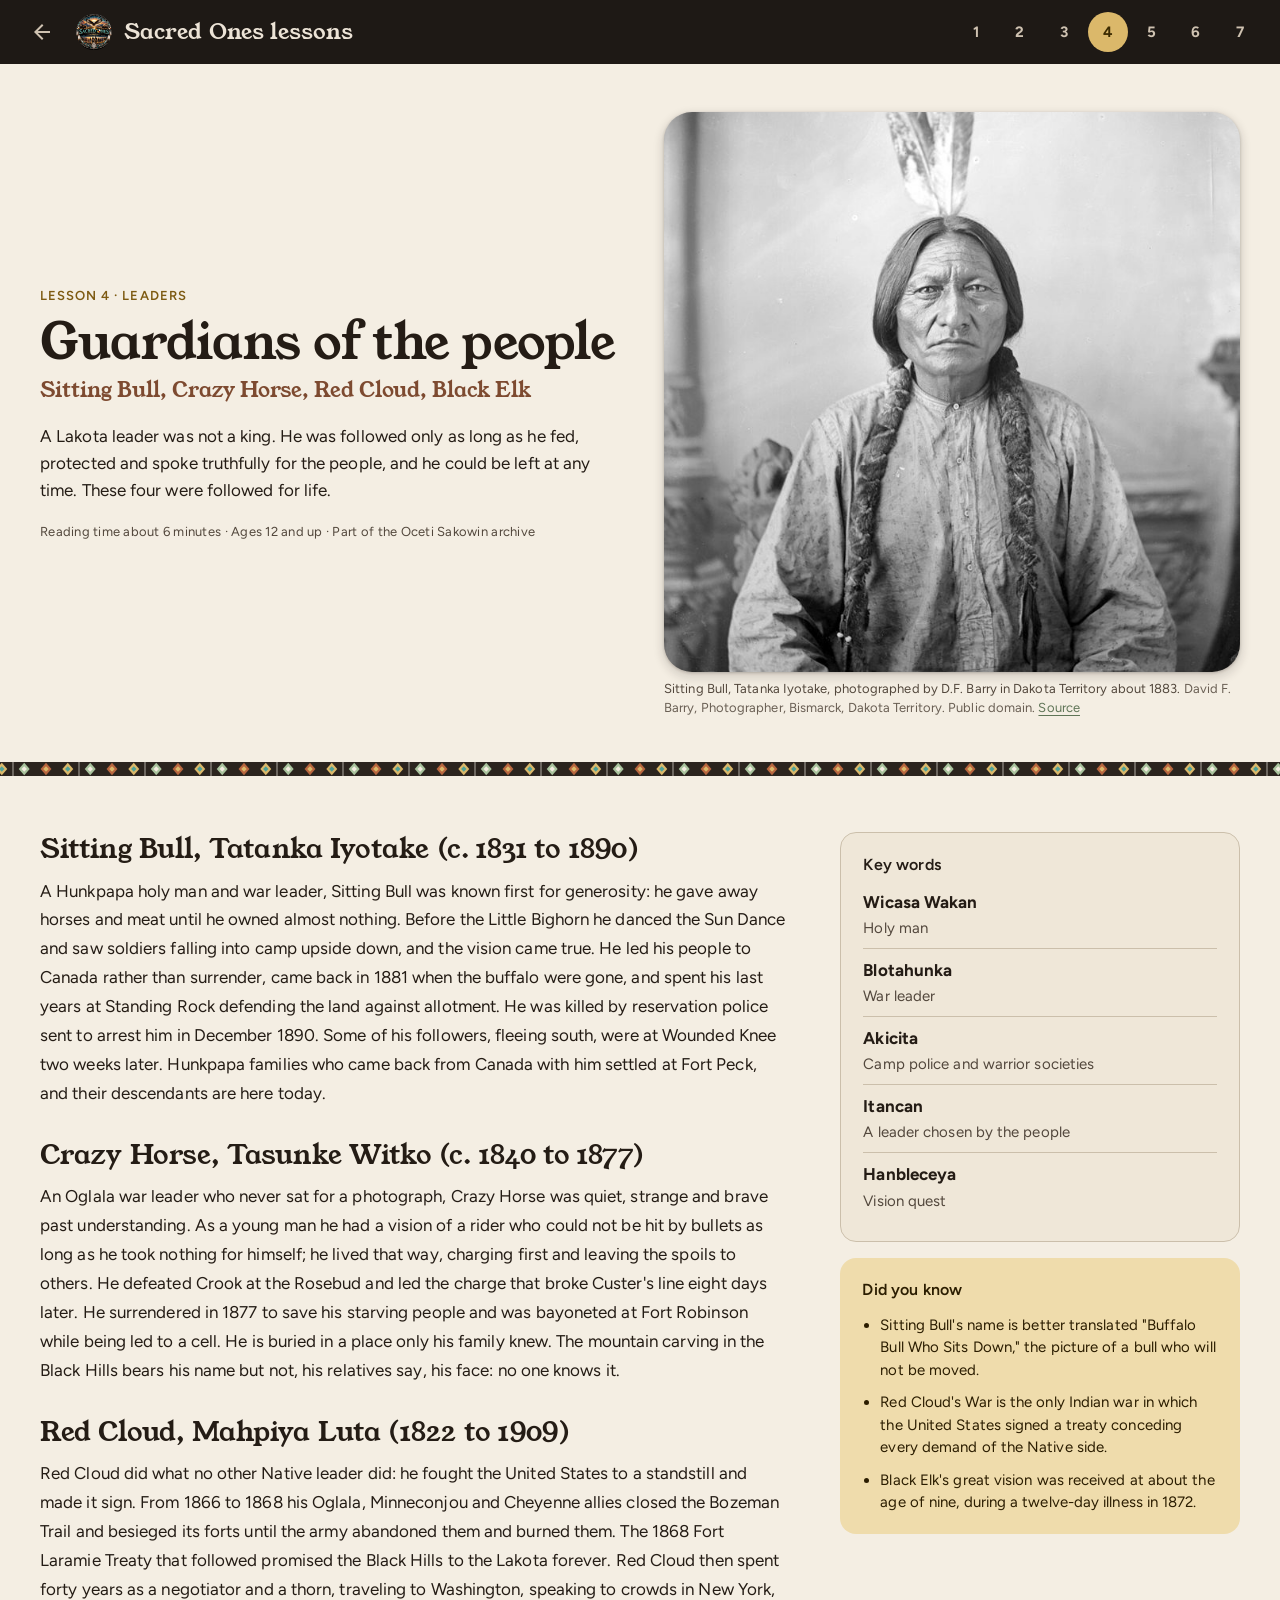
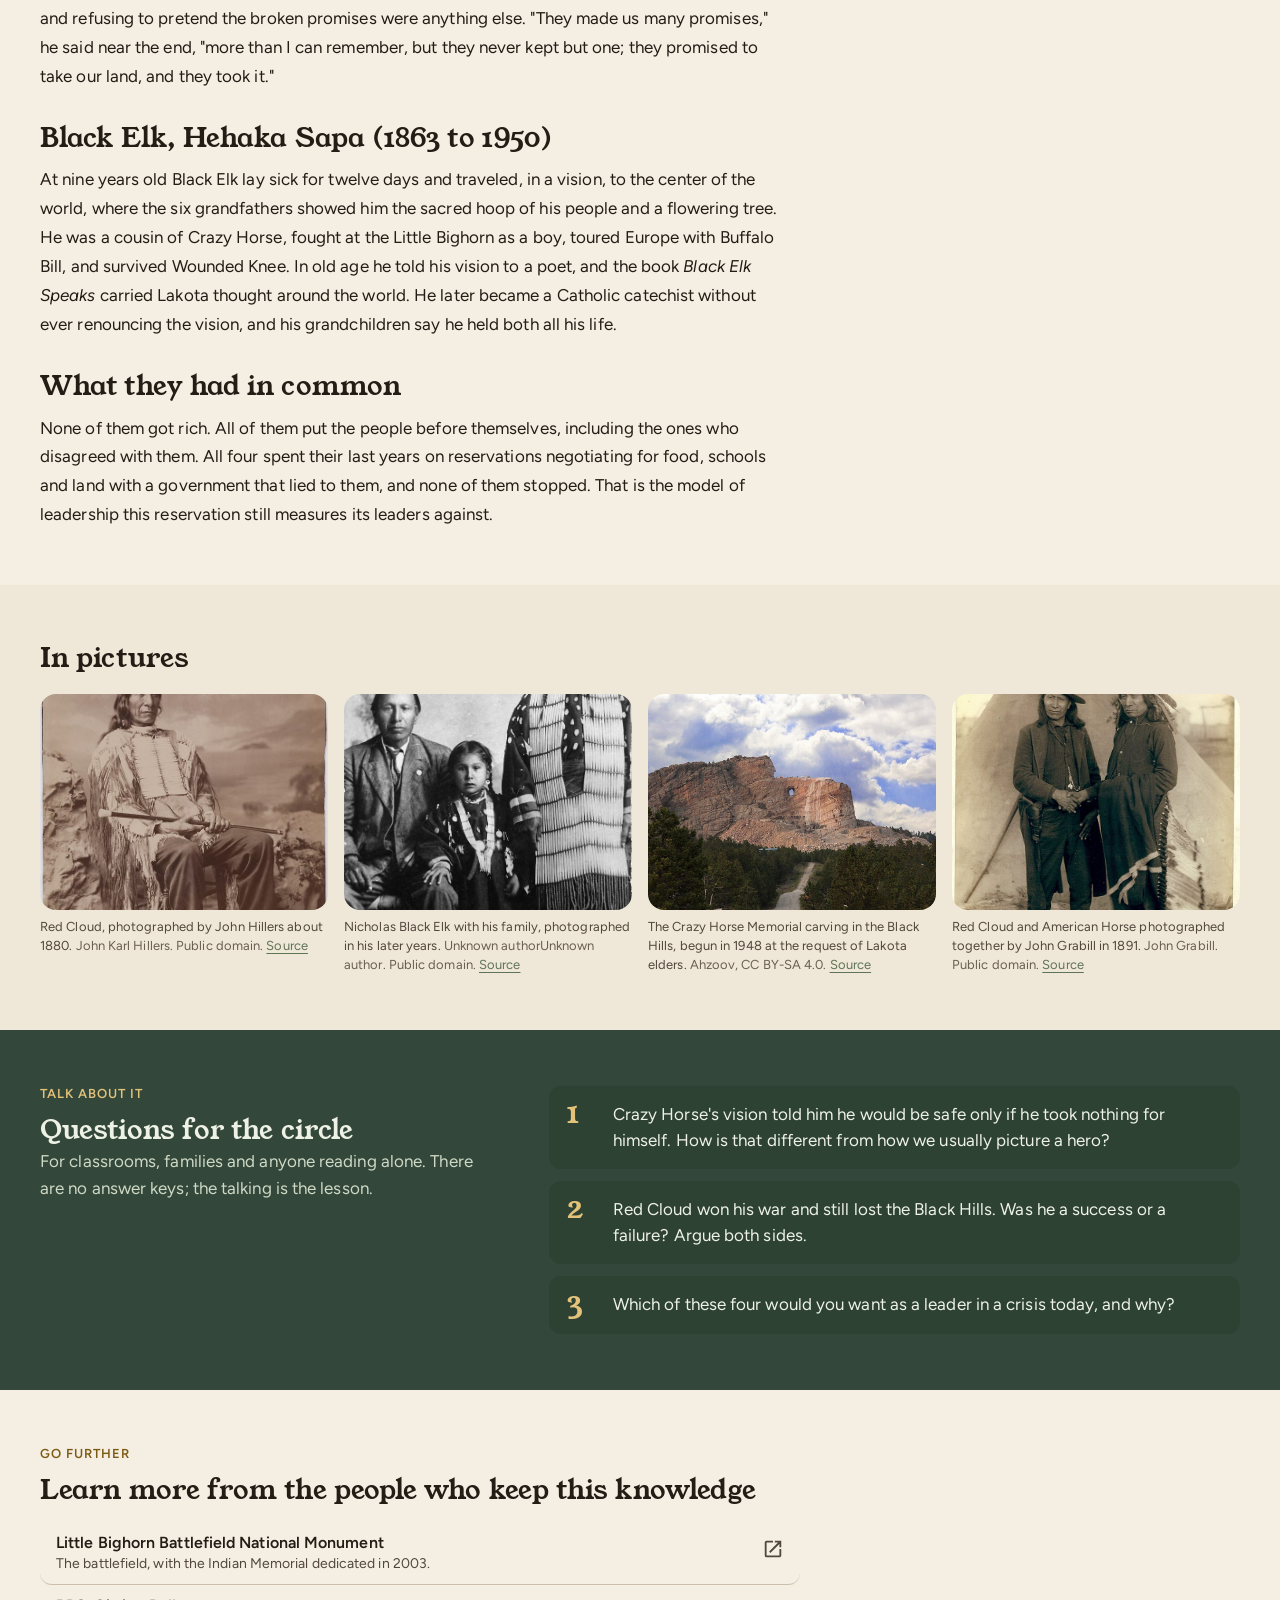
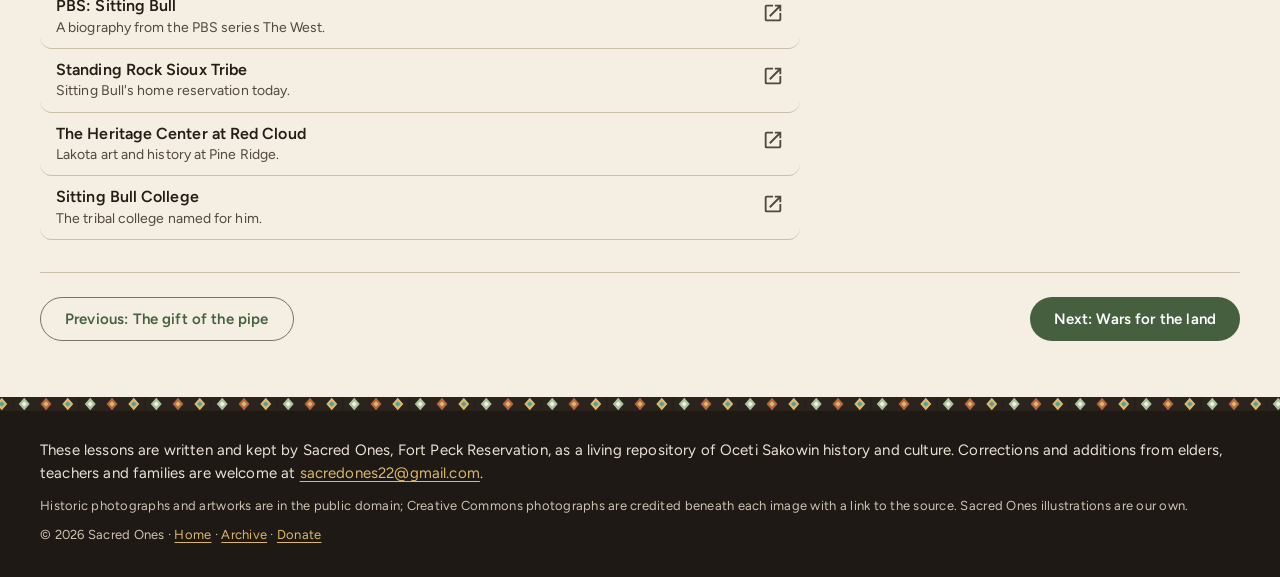
<file: lessons/04-guardians.html>
<!DOCTYPE html>
<html lang="en">
<head>
<meta charset="UTF-8"><meta name="viewport" content="width=device-width, initial-scale=1.0">
<title>Guardians of the people — Sacred Ones lessons</title>
<meta name="description" content="A Lakota leader was not a king. He was followed only as long as he fed, protected and spoke truthfully for the people, and he could be left at any tim">
<meta name="theme-color" content="#1d1814">
<link rel="icon" href="../assets/logo-emblem-small.jpg">
<link rel="preconnect" href="https://fonts.googleapis.com"><link rel="preconnect" href="https://fonts.gstatic.com" crossorigin>
<link href="https://fonts.googleapis.com/css2?family=Figtree:wght@400;500;600;700&family=Young+Serif&display=swap" rel="stylesheet">
<link rel="stylesheet" href="../m3.css"><link rel="stylesheet" href="lessons.css">
</head>
<body>
<a class="skip" href="#lesson">Skip to the lesson</a>
<header class="md-app-bar scheme-dark" id="app-bar"><div class="bar-in">
 <a class="md-icon-btn md-state" href="../index.html#archive-home" aria-label="Back to the Sacred Ones website"><svg viewBox="0 0 24 24" aria-hidden="true"><path d="M20 11H7.83l5.59-5.59L12 4l-8 8 8 8 1.41-1.41L7.83 13H20v-2z"/></svg></a>
 <a class="md-brand md-state" href="index.html"><img src="../assets/logo-emblem-small.jpg" alt="" width="36" height="36" style="border-radius:50%"> Sacred Ones lessons</a>
 <nav class="lesson-nav" aria-label="Lessons"><a class="md-state" href="01-identity.html" title="Identity and naming">1</a><a class="md-state" href="02-cosmology.html" title="How the world was made">2</a><a class="md-state" href="03-covenant.html" title="The gift of the pipe">3</a><a class="md-state on" href="04-guardians.html" title="Guardians of the people">4</a><a class="md-state" href="05-resistance.html" title="Wars for the land">5</a><a class="md-state" href="06-legends.html" title="Winter stories">6</a><a class="md-state" href="07-ingenuity.html" title="Engineers of the open plains">7</a></nav>
</div></header>

<main id="lesson">
 <section class="lhero">
  <div class="wrap lhero-in">
   <div class="lhero-copy">
    <span class="md-eyebrow">Lesson 4 · Leaders</span>
    <h1 class="md-display-medium">Guardians of the people</h1>
    <p class="md-title-large sub">Sitting Bull, Crazy Horse, Red Cloud, Black Elk</p>
    <p class="md-body-large intro">A Lakota leader was not a king. He was followed only as long as he fed, protected and spoke truthfully for the people, and he could be left at any time. These four were followed for life.</p>
    <div class="meta md-body-small md-on-variant">Reading time about 6 minutes · Ages 12 and up · Part of the Oceti Sakowin archive</div>
   </div>
   <figure class="lfig hero"><img src="../assets/commons/sitting-bull.jpg" alt="Sitting Bull, Tatanka Iyotake, photographed by D.F. Barry in Dakota Territory about 1883" loading="eager"><figcaption>Sitting Bull, Tatanka Iyotake, photographed by D.F. Barry in Dakota Territory about 1883. <span class="cr">David F. Barry, Photographer, Bismarck, Dakota Territory. Public domain. <a href="https://commons.wikimedia.org/wiki/File:Sitting_Bull_by_D_F_Barry_ca_1883_Dakota_Territory.jpg" target="_blank" rel="noopener noreferrer">Source</a></span></figcaption></figure>
  </div>
 </section>
 <div class="md-bead" aria-hidden="true"></div>
 <section class="lbody">
  <div class="wrap lgrid">
   <article class="prose"><h2 class="md-headline-medium">Sitting Bull, Tatanka Iyotake (c. 1831 to 1890)</h2><p>A Hunkpapa holy man and war leader, Sitting Bull was known first for generosity: he gave away horses and meat until he owned almost nothing. Before the Little Bighorn he danced the Sun Dance and saw soldiers falling into camp upside down, and the vision came true. He led his people to Canada rather than surrender, came back in 1881 when the buffalo were gone, and spent his last years at Standing Rock defending the land against allotment. He was killed by reservation police sent to arrest him in December 1890. Some of his followers, fleeing south, were at Wounded Knee two weeks later. Hunkpapa families who came back from Canada with him settled at Fort Peck, and their descendants are here today.</p><h2 class="md-headline-medium">Crazy Horse, Tasunke Witko (c. 1840 to 1877)</h2><p>An Oglala war leader who never sat for a photograph, Crazy Horse was quiet, strange and brave past understanding. As a young man he had a vision of a rider who could not be hit by bullets as long as he took nothing for himself; he lived that way, charging first and leaving the spoils to others. He defeated Crook at the Rosebud and led the charge that broke Custer's line eight days later. He surrendered in 1877 to save his starving people and was bayoneted at Fort Robinson while being led to a cell. He is buried in a place only his family knew. The mountain carving in the Black Hills bears his name but not, his relatives say, his face: no one knows it.</p><h2 class="md-headline-medium">Red Cloud, Mahpiya Luta (1822 to 1909)</h2><p>Red Cloud did what no other Native leader did: he fought the United States to a standstill and made it sign. From 1866 to 1868 his Oglala, Minneconjou and Cheyenne allies closed the Bozeman Trail and besieged its forts until the army abandoned them and burned them. The 1868 Fort Laramie Treaty that followed promised the Black Hills to the Lakota forever. Red Cloud then spent forty years as a negotiator and a thorn, traveling to Washington, speaking to crowds in New York, and refusing to pretend the broken promises were anything else. "They made us many promises," he said near the end, "more than I can remember, but they never kept but one; they promised to take our land, and they took it."</p><h2 class="md-headline-medium">Black Elk, Hehaka Sapa (1863 to 1950)</h2><p>At nine years old Black Elk lay sick for twelve days and traveled, in a vision, to the center of the world, where the six grandfathers showed him the sacred hoop of his people and a flowering tree. He was a cousin of Crazy Horse, fought at the Little Bighorn as a boy, toured Europe with Buffalo Bill, and survived Wounded Knee. In old age he told his vision to a poet, and the book <em>Black Elk Speaks</em> carried Lakota thought around the world. He later became a Catholic catechist without ever renouncing the vision, and his grandchildren say he held both all his life.</p><h2 class="md-headline-medium">What they had in common</h2><p>None of them got rich. All of them put the people before themselves, including the ones who disagreed with them. All four spent their last years on reservations negotiating for food, schools and land with a government that lied to them, and none of them stopped. That is the model of leadership this reservation still measures its leaders against.</p></article>
   <aside class="lside">
    <div class="side-card"><h3 class="md-title-medium">Key words</h3><dl class="terms"><div><dt>Wicasa Wakan</dt><dd>Holy man</dd></div><div><dt>Blotahunka</dt><dd>War leader</dd></div><div><dt>Akicita</dt><dd>Camp police and warrior societies</dd></div><div><dt>Itancan</dt><dd>A leader chosen by the people</dd></div><div><dt>Hanbleceya</dt><dd>Vision quest</dd></div></dl></div>
    <div class="side-card tonal"><h3 class="md-title-medium">Did you know</h3><ul class="facts"><li>Sitting Bull's name is better translated "Buffalo Bull Who Sits Down," the picture of a bull who will not be moved.</li><li>Red Cloud's War is the only Indian war in which the United States signed a treaty conceding every demand of the Native side.</li><li>Black Elk's great vision was received at about the age of nine, during a twelve-day illness in 1872.</li></ul></div>
   </aside>
  </div>
 </section>
 <section class="lgal tone-low">
  <div class="wrap"><h2 class="md-headline-medium">In pictures</h2><div class="gal"><figure class="lfig "><img src="../assets/commons/red-cloud.jpg" alt="Red Cloud, photographed by John Hillers about 1880" loading="lazy"><figcaption>Red Cloud, photographed by John Hillers about 1880. <span class="cr">John Karl Hillers. Public domain. <a href="https://commons.wikimedia.org/wiki/File:Red_Cloud_by_John_K_Hillers_circa_1880.jpg" target="_blank" rel="noopener noreferrer">Source</a></span></figcaption></figure><figure class="lfig "><img src="../assets/commons/black-elk.jpg" alt="Nicholas Black Elk with his family, photographed in his later years" loading="lazy"><figcaption>Nicholas Black Elk with his family, photographed in his later years. <span class="cr">Unknown authorUnknown author. Public domain. <a href="https://commons.wikimedia.org/wiki/File:Black_Elk.jpg" target="_blank" rel="noopener noreferrer">Source</a></span></figcaption></figure><figure class="lfig "><img src="../assets/commons/crazy-horse-memorial.jpg" alt="The Crazy Horse Memorial carving in the Black Hills, begun in 1948 at the request of Lakota elders" loading="lazy"><figcaption>The Crazy Horse Memorial carving in the Black Hills, begun in 1948 at the request of Lakota elders. <span class="cr">Ahzoov, CC BY-SA 4.0. <a href="https://commons.wikimedia.org/wiki/File:Crazy_Horse_Memorial.jpg" target="_blank" rel="noopener noreferrer">Source</a></span></figcaption></figure><figure class="lfig "><img src="../assets/commons/red-cloud-american-horse.jpg" alt="Red Cloud and American Horse photographed together by John Grabill in 1891" loading="lazy"><figcaption>Red Cloud and American Horse photographed together by John Grabill in 1891. <span class="cr">John Grabill. Public domain. <a href="https://commons.wikimedia.org/wiki/File:Grabill_-_Red_Cloud_and_American_Horse.jpg" target="_blank" rel="noopener noreferrer">Source</a></span></figcaption></figure></div></div>
 </section>
 <section class="lreflect scheme-moss">
  <div class="wrap two">
   <div><span class="md-eyebrow">Talk about it</span><h2 class="md-headline-medium">Questions for the circle</h2><p class="md-on-variant">For classrooms, families and anyone reading alone. There are no answer keys; the talking is the lesson.</p></div>
   <ol class="reflect"><li>Crazy Horse&#x27;s vision told him he would be safe only if he took nothing for himself. How is that different from how we usually picture a hero?</li><li>Red Cloud won his war and still lost the Black Hills. Was he a success or a failure? Argue both sides.</li><li>Which of these four would you want as a leader in a crisis today, and why?</li></ol>
  </div>
 </section>
 <section class="llinks">
  <div class="wrap">
   <span class="md-eyebrow">Go further</span><h2 class="md-headline-medium">Learn more from the people who keep this knowledge</h2>
   <div class="md-list links"><a class="md-list-item md-state" href="https://www.nps.gov/libi/index.htm" target="_blank" rel="noopener noreferrer"><span class="md-li-text"><span class="md-li-head">Little Bighorn Battlefield National Monument</span><span class="md-li-support">The battlefield, with the Indian Memorial dedicated in 2003.</span></span><span class="md-li-trail"><svg viewBox="0 0 24 24" aria-hidden="true"><path d="M19 19H5V5h7V3H5a2 2 0 0 0-2 2v14a2 2 0 0 0 2 2h14c1.1 0 2-.9 2-2v-7h-2v7zM14 3v2h3.59l-9.83 9.83 1.41 1.41L19 6.41V10h2V3h-7z"/></svg></span></a><a class="md-list-item md-state" href="https://www.pbs.org/weta/thewest/people/s_z/sittingbull.htm" target="_blank" rel="noopener noreferrer"><span class="md-li-text"><span class="md-li-head">PBS: Sitting Bull</span><span class="md-li-support">A biography from the PBS series The West.</span></span><span class="md-li-trail"><svg viewBox="0 0 24 24" aria-hidden="true"><path d="M19 19H5V5h7V3H5a2 2 0 0 0-2 2v14a2 2 0 0 0 2 2h14c1.1 0 2-.9 2-2v-7h-2v7zM14 3v2h3.59l-9.83 9.83 1.41 1.41L19 6.41V10h2V3h-7z"/></svg></span></a><a class="md-list-item md-state" href="https://www.standingrock.org/" target="_blank" rel="noopener noreferrer"><span class="md-li-text"><span class="md-li-head">Standing Rock Sioux Tribe</span><span class="md-li-support">Sitting Bull&#x27;s home reservation today.</span></span><span class="md-li-trail"><svg viewBox="0 0 24 24" aria-hidden="true"><path d="M19 19H5V5h7V3H5a2 2 0 0 0-2 2v14a2 2 0 0 0 2 2h14c1.1 0 2-.9 2-2v-7h-2v7zM14 3v2h3.59l-9.83 9.83 1.41 1.41L19 6.41V10h2V3h-7z"/></svg></span></a><a class="md-list-item md-state" href="https://www.redcloudschool.org/heritagecenter" target="_blank" rel="noopener noreferrer"><span class="md-li-text"><span class="md-li-head">The Heritage Center at Red Cloud</span><span class="md-li-support">Lakota art and history at Pine Ridge.</span></span><span class="md-li-trail"><svg viewBox="0 0 24 24" aria-hidden="true"><path d="M19 19H5V5h7V3H5a2 2 0 0 0-2 2v14a2 2 0 0 0 2 2h14c1.1 0 2-.9 2-2v-7h-2v7zM14 3v2h3.59l-9.83 9.83 1.41 1.41L19 6.41V10h2V3h-7z"/></svg></span></a><a class="md-list-item md-state" href="https://sittingbull.edu/" target="_blank" rel="noopener noreferrer"><span class="md-li-text"><span class="md-li-head">Sitting Bull College</span><span class="md-li-support">The tribal college named for him.</span></span><span class="md-li-trail"><svg viewBox="0 0 24 24" aria-hidden="true"><path d="M19 19H5V5h7V3H5a2 2 0 0 0-2 2v14a2 2 0 0 0 2 2h14c1.1 0 2-.9 2-2v-7h-2v7zM14 3v2h3.59l-9.83 9.83 1.41 1.41L19 6.41V10h2V3h-7z"/></svg></span></a></div>
   <nav class="pn" aria-label="Previous and next lesson"><a class="md-btn outlined md-state" href="03-covenant.html">Previous: The gift of the pipe</a><a class="md-btn filled md-state" href="05-resistance.html">Next: Wars for the land</a></nav>
  </div>
 </section>
</main>
<footer class="lfoot scheme-dark">
 <div class="md-bead" aria-hidden="true"></div>
 <div class="wrap lfoot-in">
  <p class="md-body-medium">These lessons are written and kept by Sacred Ones, Fort Peck Reservation, as a living repository of Oceti Sakowin history and culture. Corrections and additions from elders, teachers and families are welcome at <a href="mailto:sacredones22@gmail.com">sacredones22@gmail.com</a>.</p>
  <p class="md-body-small md-on-variant">Historic photographs and artworks are in the public domain; Creative Commons photographs are credited beneath each image with a link to the source. Sacred Ones illustrations are our own.</p>
  <p class="md-body-small md-on-variant">&copy; <span id="yr"></span> Sacred Ones · <a href="../index.html">Home</a> · <a href="../index.html#culture">Archive</a> · <a href="../index.html#donate">Donate</a></p>
 </div>
</footer>
<script src="../m3.js"></script>
<script>md.bindAppBar(document.getElementById('app-bar'));document.getElementById('yr').textContent=new Date().getFullYear();</script>
</body></html>
</file>
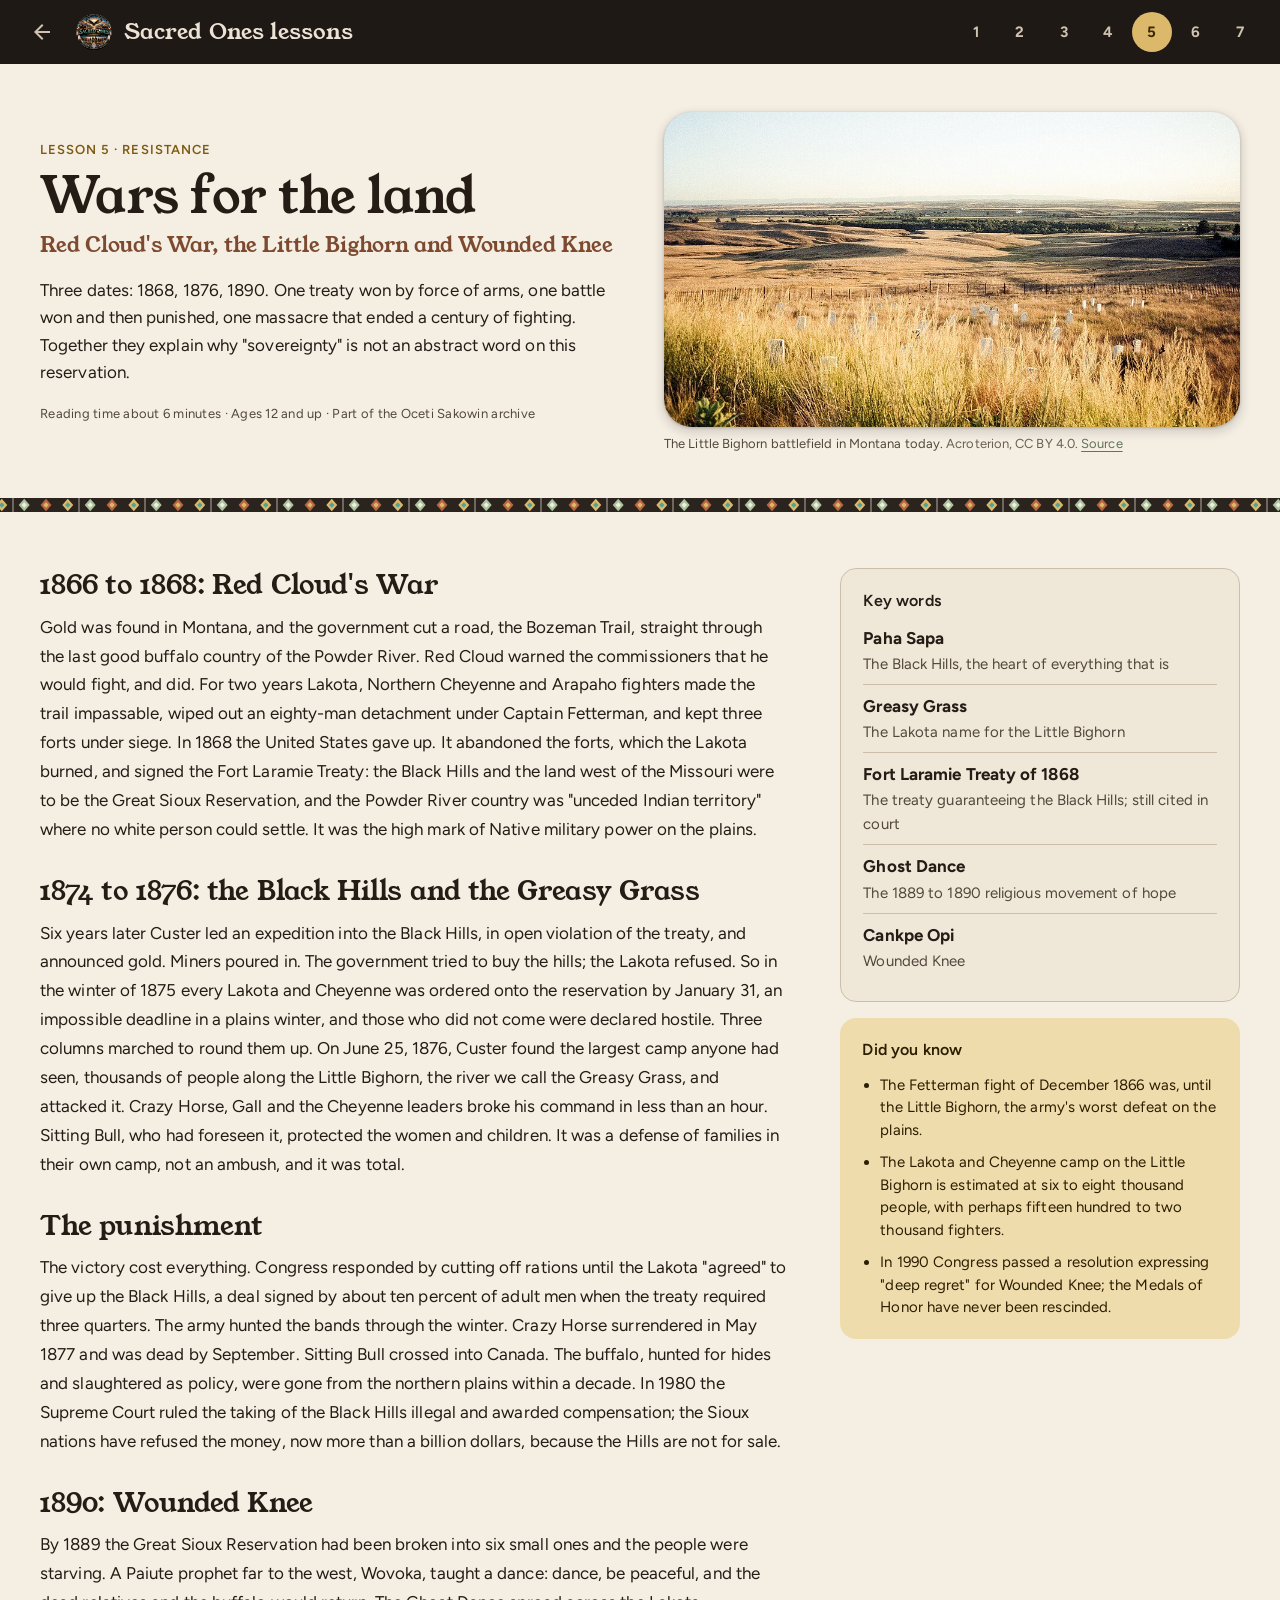
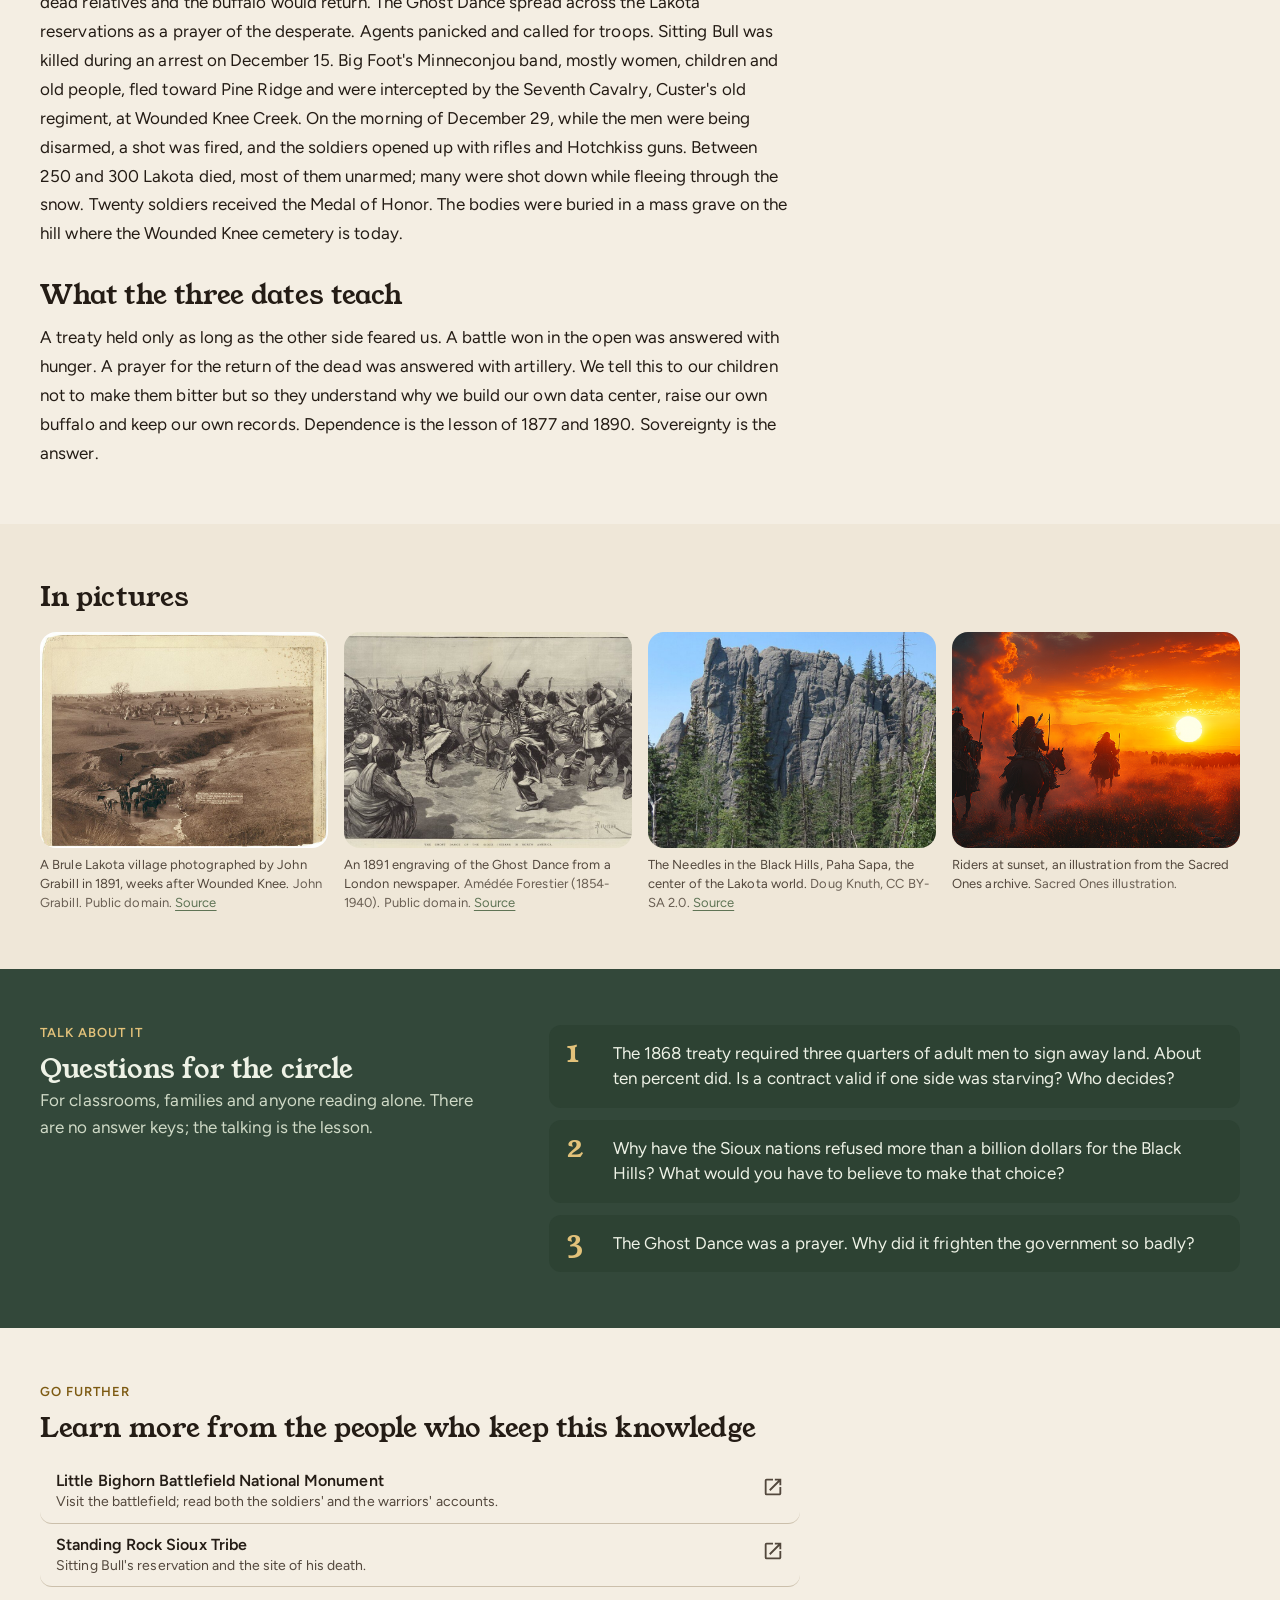
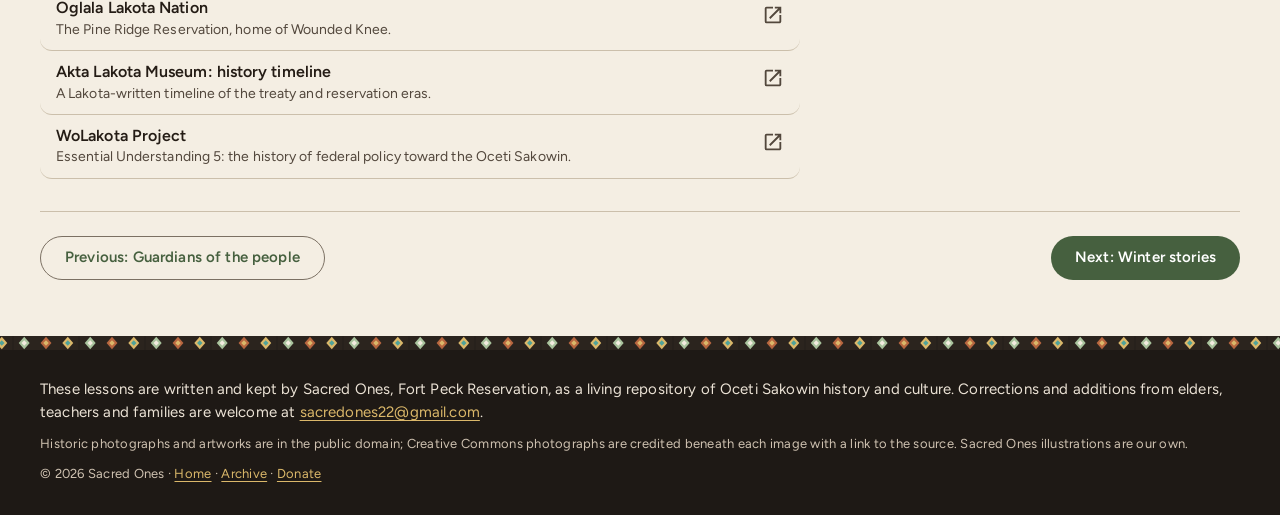
<file: lessons/05-resistance.html>
<!DOCTYPE html>
<html lang="en">
<head>
<meta charset="UTF-8"><meta name="viewport" content="width=device-width, initial-scale=1.0">
<title>Wars for the land — Sacred Ones lessons</title>
<meta name="description" content="Three dates: 1868, 1876, 1890. One treaty won by force of arms, one battle won and then punished, one massacre that ended a century of fighting. Toget">
<meta name="theme-color" content="#1d1814">
<link rel="icon" href="../assets/logo-emblem-small.jpg">
<link rel="preconnect" href="https://fonts.googleapis.com"><link rel="preconnect" href="https://fonts.gstatic.com" crossorigin>
<link href="https://fonts.googleapis.com/css2?family=Figtree:wght@400;500;600;700&family=Young+Serif&display=swap" rel="stylesheet">
<link rel="stylesheet" href="../m3.css"><link rel="stylesheet" href="lessons.css">
</head>
<body>
<a class="skip" href="#lesson">Skip to the lesson</a>
<header class="md-app-bar scheme-dark" id="app-bar"><div class="bar-in">
 <a class="md-icon-btn md-state" href="../index.html#archive-home" aria-label="Back to the Sacred Ones website"><svg viewBox="0 0 24 24" aria-hidden="true"><path d="M20 11H7.83l5.59-5.59L12 4l-8 8 8 8 1.41-1.41L7.83 13H20v-2z"/></svg></a>
 <a class="md-brand md-state" href="index.html"><img src="../assets/logo-emblem-small.jpg" alt="" width="36" height="36" style="border-radius:50%"> Sacred Ones lessons</a>
 <nav class="lesson-nav" aria-label="Lessons"><a class="md-state" href="01-identity.html" title="Identity and naming">1</a><a class="md-state" href="02-cosmology.html" title="How the world was made">2</a><a class="md-state" href="03-covenant.html" title="The gift of the pipe">3</a><a class="md-state" href="04-guardians.html" title="Guardians of the people">4</a><a class="md-state on" href="05-resistance.html" title="Wars for the land">5</a><a class="md-state" href="06-legends.html" title="Winter stories">6</a><a class="md-state" href="07-ingenuity.html" title="Engineers of the open plains">7</a></nav>
</div></header>

<main id="lesson">
 <section class="lhero">
  <div class="wrap lhero-in">
   <div class="lhero-copy">
    <span class="md-eyebrow">Lesson 5 · Resistance</span>
    <h1 class="md-display-medium">Wars for the land</h1>
    <p class="md-title-large sub">Red Cloud&#x27;s War, the Little Bighorn and Wounded Knee</p>
    <p class="md-body-large intro">Three dates: 1868, 1876, 1890. One treaty won by force of arms, one battle won and then punished, one massacre that ended a century of fighting. Together they explain why &quot;sovereignty&quot; is not an abstract word on this reservation.</p>
    <div class="meta md-body-small md-on-variant">Reading time about 6 minutes · Ages 12 and up · Part of the Oceti Sakowin archive</div>
   </div>
   <figure class="lfig hero"><img src="../assets/commons/little-bighorn.jpg" alt="The Little Bighorn battlefield in Montana today" loading="eager"><figcaption>The Little Bighorn battlefield in Montana today. <span class="cr">Acroterion, CC BY 4.0. <a href="https://commons.wikimedia.org/wiki/File:Little_Bighorn_Battlefield_MT1.jpg" target="_blank" rel="noopener noreferrer">Source</a></span></figcaption></figure>
  </div>
 </section>
 <div class="md-bead" aria-hidden="true"></div>
 <section class="lbody">
  <div class="wrap lgrid">
   <article class="prose"><h2 class="md-headline-medium">1866 to 1868: Red Cloud&#x27;s War</h2><p>Gold was found in Montana, and the government cut a road, the Bozeman Trail, straight through the last good buffalo country of the Powder River. Red Cloud warned the commissioners that he would fight, and did. For two years Lakota, Northern Cheyenne and Arapaho fighters made the trail impassable, wiped out an eighty-man detachment under Captain Fetterman, and kept three forts under siege. In 1868 the United States gave up. It abandoned the forts, which the Lakota burned, and signed the Fort Laramie Treaty: the Black Hills and the land west of the Missouri were to be the Great Sioux Reservation, and the Powder River country was "unceded Indian territory" where no white person could settle. It was the high mark of Native military power on the plains.</p><h2 class="md-headline-medium">1874 to 1876: the Black Hills and the Greasy Grass</h2><p>Six years later Custer led an expedition into the Black Hills, in open violation of the treaty, and announced gold. Miners poured in. The government tried to buy the hills; the Lakota refused. So in the winter of 1875 every Lakota and Cheyenne was ordered onto the reservation by January 31, an impossible deadline in a plains winter, and those who did not come were declared hostile. Three columns marched to round them up. On June 25, 1876, Custer found the largest camp anyone had seen, thousands of people along the Little Bighorn, the river we call the Greasy Grass, and attacked it. Crazy Horse, Gall and the Cheyenne leaders broke his command in less than an hour. Sitting Bull, who had foreseen it, protected the women and children. It was a defense of families in their own camp, not an ambush, and it was total.</p><h2 class="md-headline-medium">The punishment</h2><p>The victory cost everything. Congress responded by cutting off rations until the Lakota "agreed" to give up the Black Hills, a deal signed by about ten percent of adult men when the treaty required three quarters. The army hunted the bands through the winter. Crazy Horse surrendered in May 1877 and was dead by September. Sitting Bull crossed into Canada. The buffalo, hunted for hides and slaughtered as policy, were gone from the northern plains within a decade. In 1980 the Supreme Court ruled the taking of the Black Hills illegal and awarded compensation; the Sioux nations have refused the money, now more than a billion dollars, because the Hills are not for sale.</p><h2 class="md-headline-medium">1890: Wounded Knee</h2><p>By 1889 the Great Sioux Reservation had been broken into six small ones and the people were starving. A Paiute prophet far to the west, Wovoka, taught a dance: dance, be peaceful, and the dead relatives and the buffalo would return. The Ghost Dance spread across the Lakota reservations as a prayer of the desperate. Agents panicked and called for troops. Sitting Bull was killed during an arrest on December 15. Big Foot's Minneconjou band, mostly women, children and old people, fled toward Pine Ridge and were intercepted by the Seventh Cavalry, Custer's old regiment, at Wounded Knee Creek. On the morning of December 29, while the men were being disarmed, a shot was fired, and the soldiers opened up with rifles and Hotchkiss guns. Between 250 and 300 Lakota died, most of them unarmed; many were shot down while fleeing through the snow. Twenty soldiers received the Medal of Honor. The bodies were buried in a mass grave on the hill where the Wounded Knee cemetery is today.</p><h2 class="md-headline-medium">What the three dates teach</h2><p>A treaty held only as long as the other side feared us. A battle won in the open was answered with hunger. A prayer for the return of the dead was answered with artillery. We tell this to our children not to make them bitter but so they understand why we build our own data center, raise our own buffalo and keep our own records. Dependence is the lesson of 1877 and 1890. Sovereignty is the answer.</p></article>
   <aside class="lside">
    <div class="side-card"><h3 class="md-title-medium">Key words</h3><dl class="terms"><div><dt>Paha Sapa</dt><dd>The Black Hills, the heart of everything that is</dd></div><div><dt>Greasy Grass</dt><dd>The Lakota name for the Little Bighorn</dd></div><div><dt>Fort Laramie Treaty of 1868</dt><dd>The treaty guaranteeing the Black Hills; still cited in court</dd></div><div><dt>Ghost Dance</dt><dd>The 1889 to 1890 religious movement of hope</dd></div><div><dt>Cankpe Opi</dt><dd>Wounded Knee</dd></div></dl></div>
    <div class="side-card tonal"><h3 class="md-title-medium">Did you know</h3><ul class="facts"><li>The Fetterman fight of December 1866 was, until the Little Bighorn, the army's worst defeat on the plains.</li><li>The Lakota and Cheyenne camp on the Little Bighorn is estimated at six to eight thousand people, with perhaps fifteen hundred to two thousand fighters.</li><li>In 1990 Congress passed a resolution expressing "deep regret" for Wounded Knee; the Medals of Honor have never been rescinded.</li></ul></div>
   </aside>
  </div>
 </section>
 <section class="lgal tone-low">
  <div class="wrap"><h2 class="md-headline-medium">In pictures</h2><div class="gal"><figure class="lfig "><img src="../assets/commons/brule-village-1891.jpg" alt="A Brule Lakota village photographed by John Grabill in 1891, weeks after Wounded Knee" loading="lazy"><figcaption>A Brule Lakota village photographed by John Grabill in 1891, weeks after Wounded Knee. <span class="cr">John Grabill. Public domain. <a href="https://commons.wikimedia.org/wiki/File:Grabill_-_Villa_of_Brule-1.jpg" target="_blank" rel="noopener noreferrer">Source</a></span></figcaption></figure><figure class="lfig "><img src="../assets/commons/ghost-dance.jpg" alt="An 1891 engraving of the Ghost Dance from a London newspaper" loading="lazy"><figcaption>An 1891 engraving of the Ghost Dance from a London newspaper. <span class="cr">Amédée Forestier (1854-1940). Public domain. <a href="https://commons.wikimedia.org/wiki/File:Ghost_dance.jpg" target="_blank" rel="noopener noreferrer">Source</a></span></figcaption></figure><figure class="lfig "><img src="../assets/commons/black-hills.jpg" alt="The Needles in the Black Hills, Paha Sapa, the center of the Lakota world" loading="lazy"><figcaption>The Needles in the Black Hills, Paha Sapa, the center of the Lakota world. <span class="cr">Doug Knuth, CC BY-SA 2.0. <a href="https://commons.wikimedia.org/wiki/File:Black_Hills_-Needles-26.jpg" target="_blank" rel="noopener noreferrer">Source</a></span></figcaption></figure><figure class="lfig "><img src="../assets/wp/2025/03/sunset.png" alt="Riders at sunset, an illustration from the Sacred Ones archive" loading="lazy"><figcaption>Riders at sunset, an illustration from the Sacred Ones archive. <span class="cr">Sacred Ones illustration.</span></figcaption></figure></div></div>
 </section>
 <section class="lreflect scheme-moss">
  <div class="wrap two">
   <div><span class="md-eyebrow">Talk about it</span><h2 class="md-headline-medium">Questions for the circle</h2><p class="md-on-variant">For classrooms, families and anyone reading alone. There are no answer keys; the talking is the lesson.</p></div>
   <ol class="reflect"><li>The 1868 treaty required three quarters of adult men to sign away land. About ten percent did. Is a contract valid if one side was starving? Who decides?</li><li>Why have the Sioux nations refused more than a billion dollars for the Black Hills? What would you have to believe to make that choice?</li><li>The Ghost Dance was a prayer. Why did it frighten the government so badly?</li></ol>
  </div>
 </section>
 <section class="llinks">
  <div class="wrap">
   <span class="md-eyebrow">Go further</span><h2 class="md-headline-medium">Learn more from the people who keep this knowledge</h2>
   <div class="md-list links"><a class="md-list-item md-state" href="https://www.nps.gov/libi/index.htm" target="_blank" rel="noopener noreferrer"><span class="md-li-text"><span class="md-li-head">Little Bighorn Battlefield National Monument</span><span class="md-li-support">Visit the battlefield; read both the soldiers&#x27; and the warriors&#x27; accounts.</span></span><span class="md-li-trail"><svg viewBox="0 0 24 24" aria-hidden="true"><path d="M19 19H5V5h7V3H5a2 2 0 0 0-2 2v14a2 2 0 0 0 2 2h14c1.1 0 2-.9 2-2v-7h-2v7zM14 3v2h3.59l-9.83 9.83 1.41 1.41L19 6.41V10h2V3h-7z"/></svg></span></a><a class="md-list-item md-state" href="https://www.standingrock.org/" target="_blank" rel="noopener noreferrer"><span class="md-li-text"><span class="md-li-head">Standing Rock Sioux Tribe</span><span class="md-li-support">Sitting Bull&#x27;s reservation and the site of his death.</span></span><span class="md-li-trail"><svg viewBox="0 0 24 24" aria-hidden="true"><path d="M19 19H5V5h7V3H5a2 2 0 0 0-2 2v14a2 2 0 0 0 2 2h14c1.1 0 2-.9 2-2v-7h-2v7zM14 3v2h3.59l-9.83 9.83 1.41 1.41L19 6.41V10h2V3h-7z"/></svg></span></a><a class="md-list-item md-state" href="https://www.oglalalakotanation.net/" target="_blank" rel="noopener noreferrer"><span class="md-li-text"><span class="md-li-head">Oglala Lakota Nation</span><span class="md-li-support">The Pine Ridge Reservation, home of Wounded Knee.</span></span><span class="md-li-trail"><svg viewBox="0 0 24 24" aria-hidden="true"><path d="M19 19H5V5h7V3H5a2 2 0 0 0-2 2v14a2 2 0 0 0 2 2h14c1.1 0 2-.9 2-2v-7h-2v7zM14 3v2h3.59l-9.83 9.83 1.41 1.41L19 6.41V10h2V3h-7z"/></svg></span></a><a class="md-list-item md-state" href="https://aktalakota.stjo.org/" target="_blank" rel="noopener noreferrer"><span class="md-li-text"><span class="md-li-head">Akta Lakota Museum: history timeline</span><span class="md-li-support">A Lakota-written timeline of the treaty and reservation eras.</span></span><span class="md-li-trail"><svg viewBox="0 0 24 24" aria-hidden="true"><path d="M19 19H5V5h7V3H5a2 2 0 0 0-2 2v14a2 2 0 0 0 2 2h14c1.1 0 2-.9 2-2v-7h-2v7zM14 3v2h3.59l-9.83 9.83 1.41 1.41L19 6.41V10h2V3h-7z"/></svg></span></a><a class="md-list-item md-state" href="https://wolakotaproject.org/" target="_blank" rel="noopener noreferrer"><span class="md-li-text"><span class="md-li-head">WoLakota Project</span><span class="md-li-support">Essential Understanding 5: the history of federal policy toward the Oceti Sakowin.</span></span><span class="md-li-trail"><svg viewBox="0 0 24 24" aria-hidden="true"><path d="M19 19H5V5h7V3H5a2 2 0 0 0-2 2v14a2 2 0 0 0 2 2h14c1.1 0 2-.9 2-2v-7h-2v7zM14 3v2h3.59l-9.83 9.83 1.41 1.41L19 6.41V10h2V3h-7z"/></svg></span></a></div>
   <nav class="pn" aria-label="Previous and next lesson"><a class="md-btn outlined md-state" href="04-guardians.html">Previous: Guardians of the people</a><a class="md-btn filled md-state" href="06-legends.html">Next: Winter stories</a></nav>
  </div>
 </section>
</main>
<footer class="lfoot scheme-dark">
 <div class="md-bead" aria-hidden="true"></div>
 <div class="wrap lfoot-in">
  <p class="md-body-medium">These lessons are written and kept by Sacred Ones, Fort Peck Reservation, as a living repository of Oceti Sakowin history and culture. Corrections and additions from elders, teachers and families are welcome at <a href="mailto:sacredones22@gmail.com">sacredones22@gmail.com</a>.</p>
  <p class="md-body-small md-on-variant">Historic photographs and artworks are in the public domain; Creative Commons photographs are credited beneath each image with a link to the source. Sacred Ones illustrations are our own.</p>
  <p class="md-body-small md-on-variant">&copy; <span id="yr"></span> Sacred Ones · <a href="../index.html">Home</a> · <a href="../index.html#culture">Archive</a> · <a href="../index.html#donate">Donate</a></p>
 </div>
</footer>
<script src="../m3.js"></script>
<script>md.bindAppBar(document.getElementById('app-bar'));document.getElementById('yr').textContent=new Date().getFullYear();</script>
</body></html>
</file>
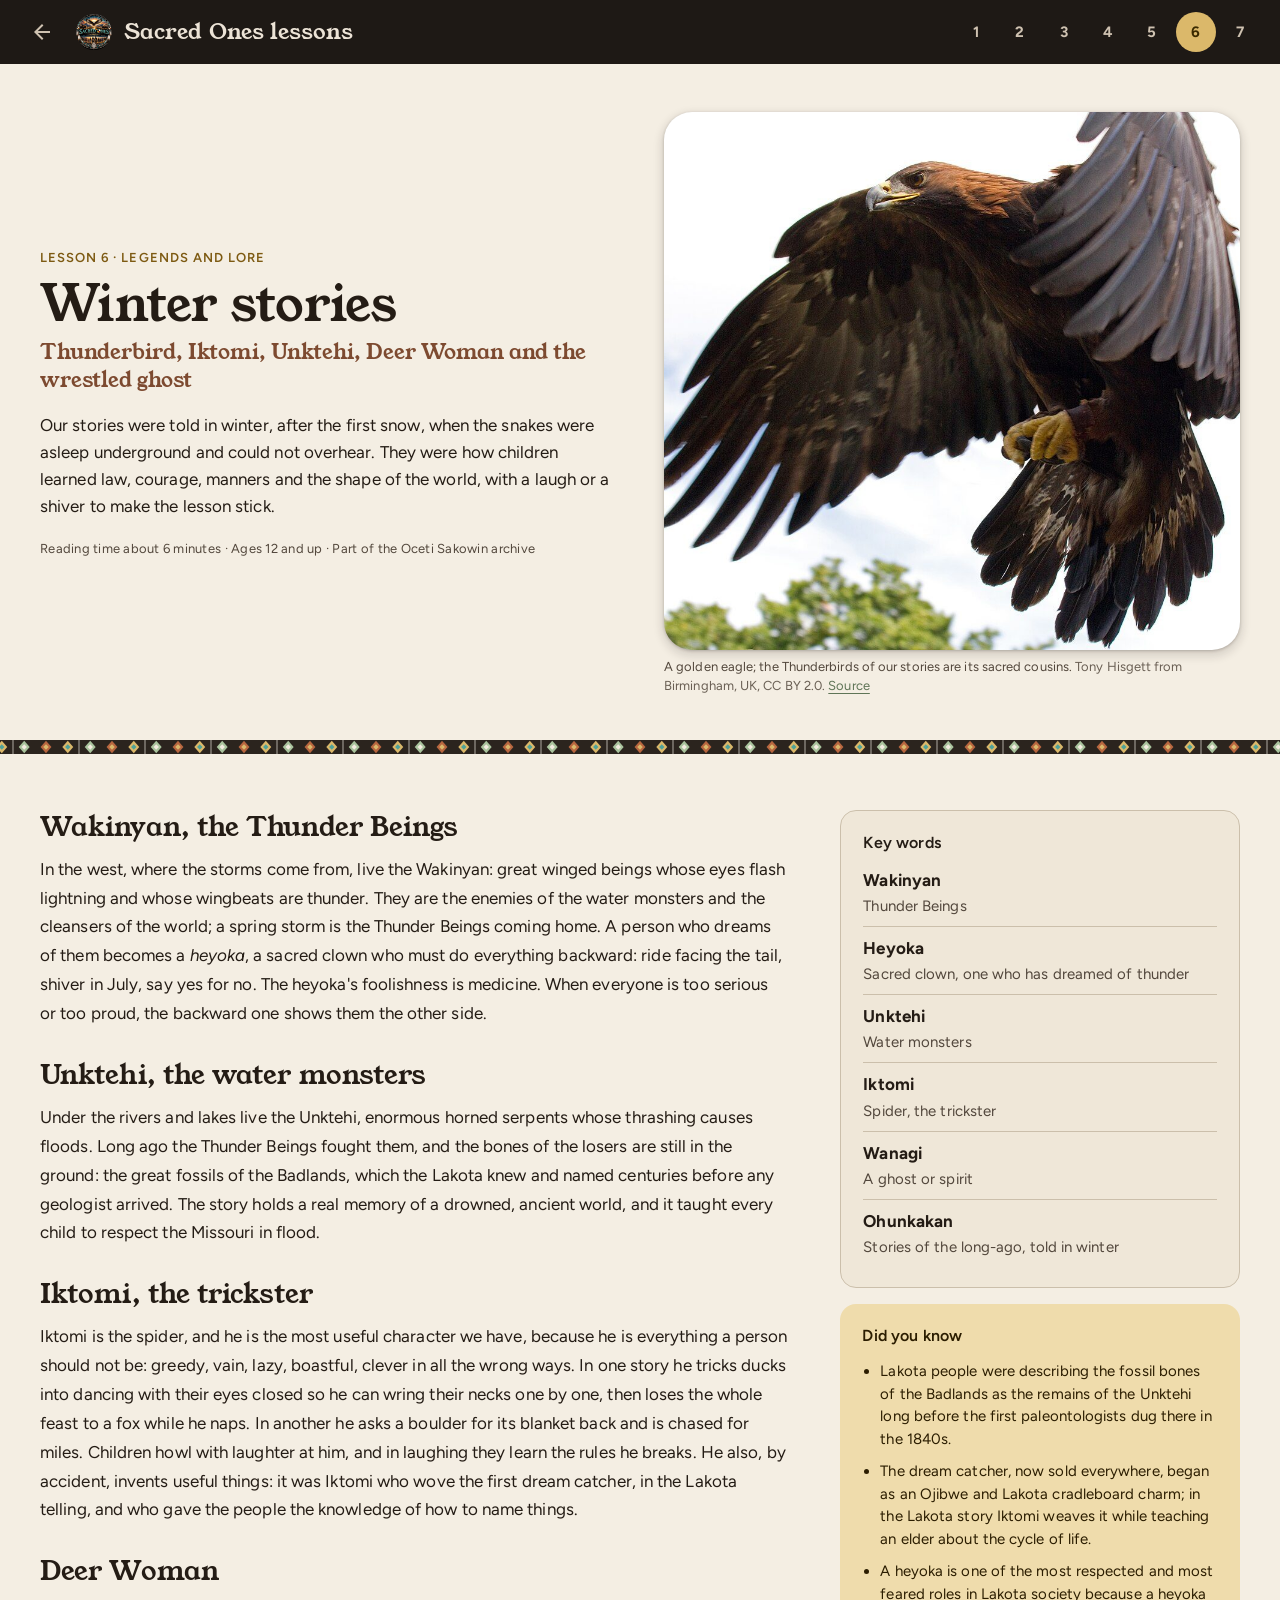
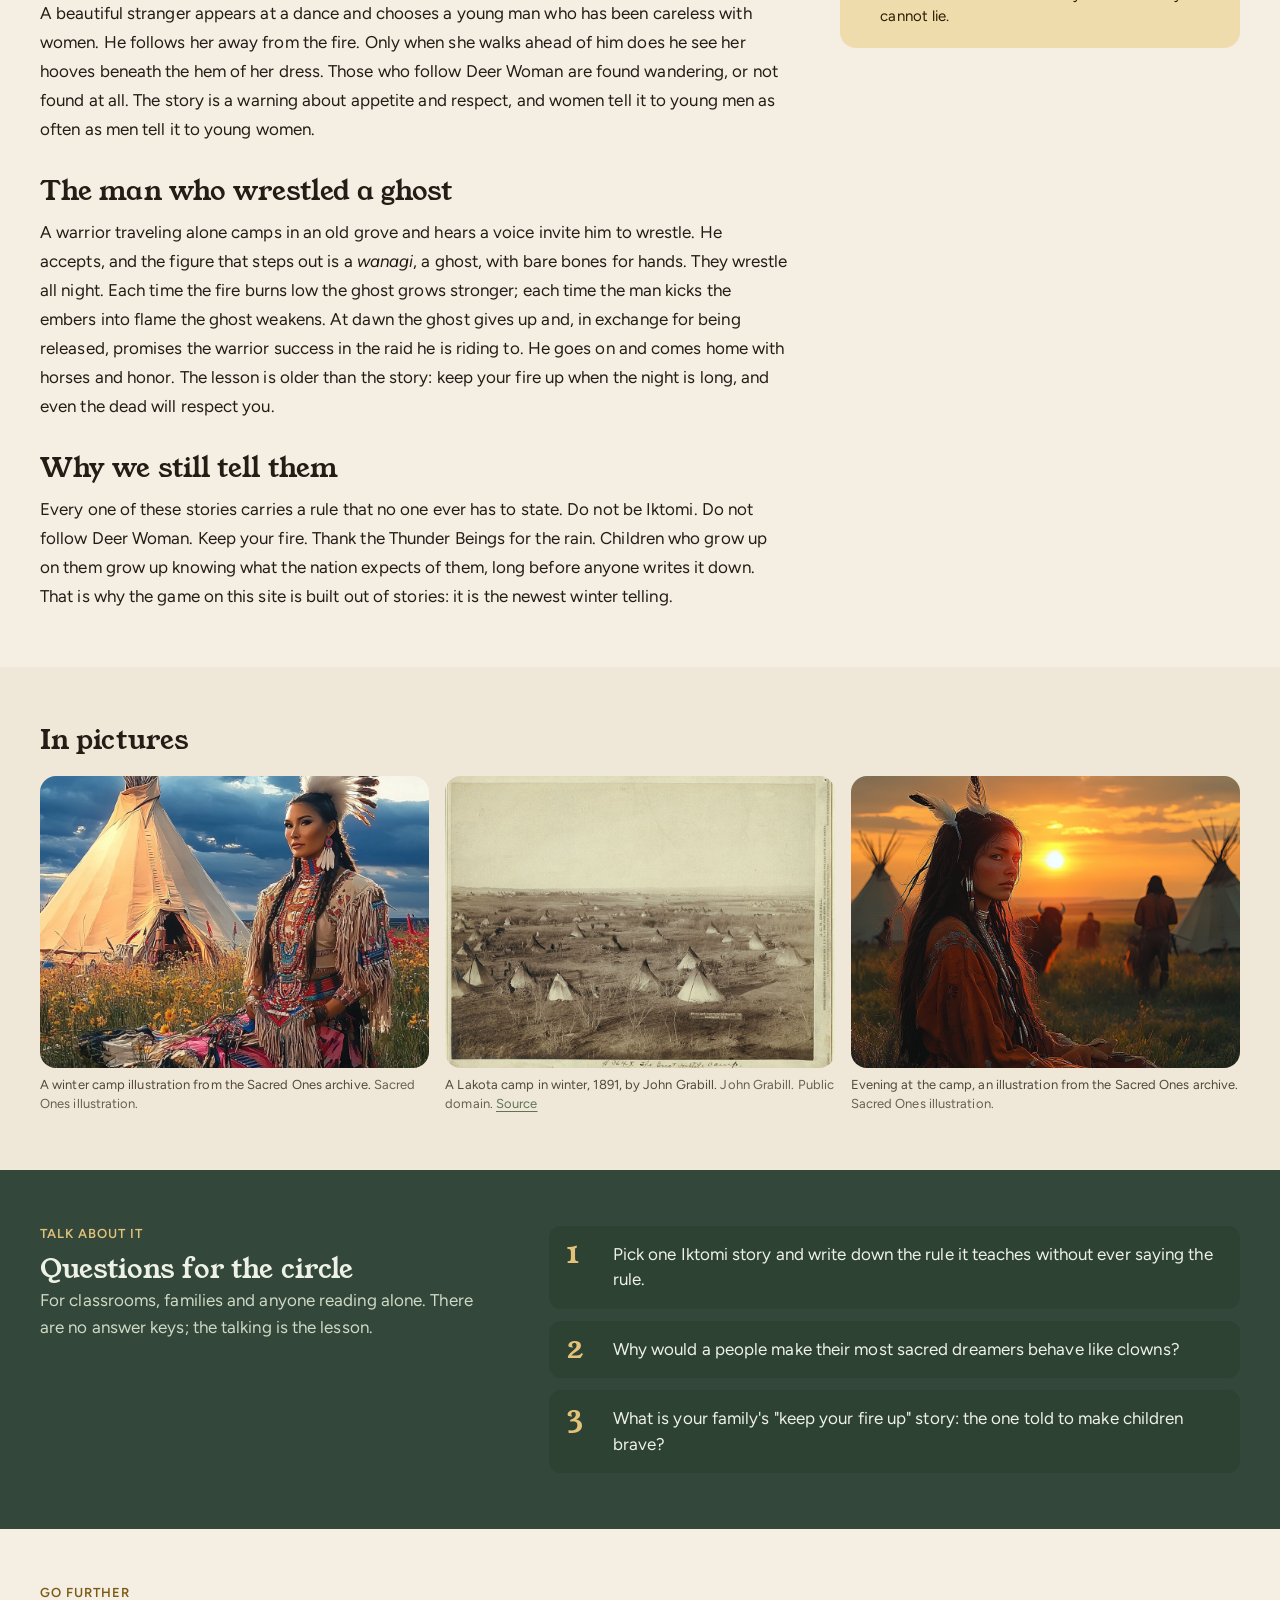
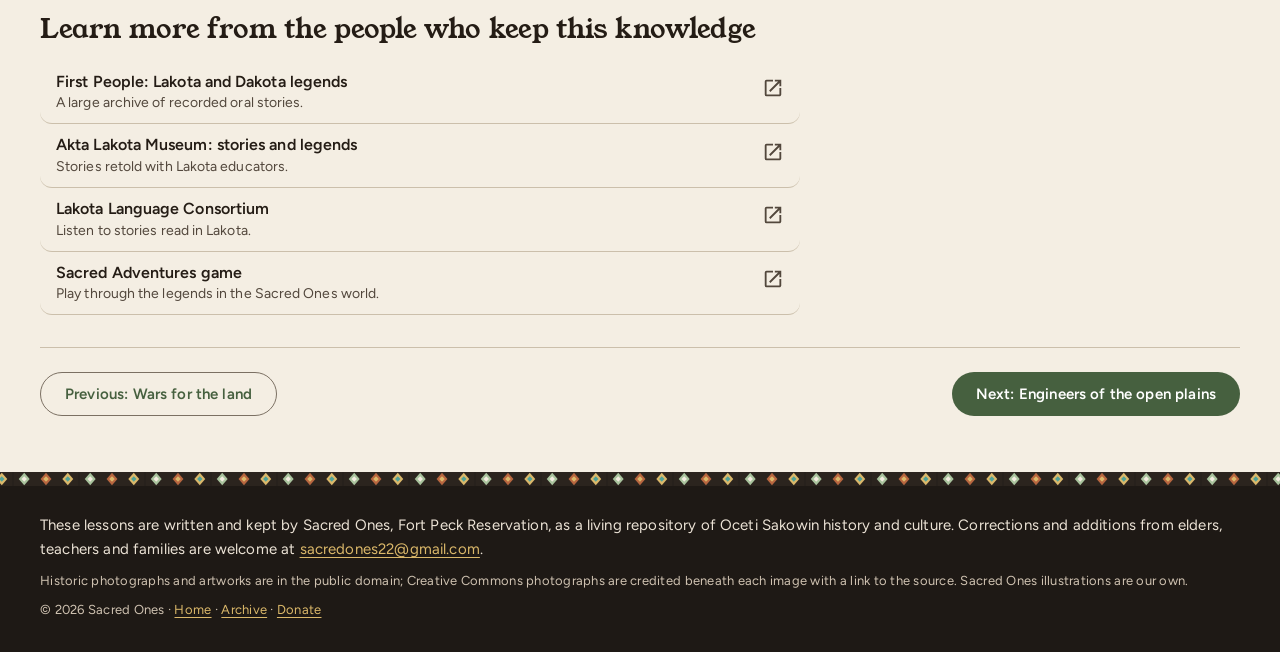
<file: lessons/06-legends.html>
<!DOCTYPE html>
<html lang="en">
<head>
<meta charset="UTF-8"><meta name="viewport" content="width=device-width, initial-scale=1.0">
<title>Winter stories — Sacred Ones lessons</title>
<meta name="description" content="Our stories were told in winter, after the first snow, when the snakes were asleep underground and could not overhear. They were how children learned ">
<meta name="theme-color" content="#1d1814">
<link rel="icon" href="../assets/logo-emblem-small.jpg">
<link rel="preconnect" href="https://fonts.googleapis.com"><link rel="preconnect" href="https://fonts.gstatic.com" crossorigin>
<link href="https://fonts.googleapis.com/css2?family=Figtree:wght@400;500;600;700&family=Young+Serif&display=swap" rel="stylesheet">
<link rel="stylesheet" href="../m3.css"><link rel="stylesheet" href="lessons.css">
</head>
<body>
<a class="skip" href="#lesson">Skip to the lesson</a>
<header class="md-app-bar scheme-dark" id="app-bar"><div class="bar-in">
 <a class="md-icon-btn md-state" href="../index.html#archive-home" aria-label="Back to the Sacred Ones website"><svg viewBox="0 0 24 24" aria-hidden="true"><path d="M20 11H7.83l5.59-5.59L12 4l-8 8 8 8 1.41-1.41L7.83 13H20v-2z"/></svg></a>
 <a class="md-brand md-state" href="index.html"><img src="../assets/logo-emblem-small.jpg" alt="" width="36" height="36" style="border-radius:50%"> Sacred Ones lessons</a>
 <nav class="lesson-nav" aria-label="Lessons"><a class="md-state" href="01-identity.html" title="Identity and naming">1</a><a class="md-state" href="02-cosmology.html" title="How the world was made">2</a><a class="md-state" href="03-covenant.html" title="The gift of the pipe">3</a><a class="md-state" href="04-guardians.html" title="Guardians of the people">4</a><a class="md-state" href="05-resistance.html" title="Wars for the land">5</a><a class="md-state on" href="06-legends.html" title="Winter stories">6</a><a class="md-state" href="07-ingenuity.html" title="Engineers of the open plains">7</a></nav>
</div></header>

<main id="lesson">
 <section class="lhero">
  <div class="wrap lhero-in">
   <div class="lhero-copy">
    <span class="md-eyebrow">Lesson 6 · Legends and lore</span>
    <h1 class="md-display-medium">Winter stories</h1>
    <p class="md-title-large sub">Thunderbird, Iktomi, Unktehi, Deer Woman and the wrestled ghost</p>
    <p class="md-body-large intro">Our stories were told in winter, after the first snow, when the snakes were asleep underground and could not overhear. They were how children learned law, courage, manners and the shape of the world, with a laugh or a shiver to make the lesson stick.</p>
    <div class="meta md-body-small md-on-variant">Reading time about 6 minutes · Ages 12 and up · Part of the Oceti Sakowin archive</div>
   </div>
   <figure class="lfig hero"><img src="../assets/commons/eagle.jpg" alt="A golden eagle; the Thunderbirds of our stories are its sacred cousins" loading="eager"><figcaption>A golden eagle; the Thunderbirds of our stories are its sacred cousins. <span class="cr">Tony Hisgett from Birmingham, UK, CC BY 2.0. <a href="https://commons.wikimedia.org/wiki/File:Golden_Eagle_in_flight_-_5.jpg" target="_blank" rel="noopener noreferrer">Source</a></span></figcaption></figure>
  </div>
 </section>
 <div class="md-bead" aria-hidden="true"></div>
 <section class="lbody">
  <div class="wrap lgrid">
   <article class="prose"><h2 class="md-headline-medium">Wakinyan, the Thunder Beings</h2><p>In the west, where the storms come from, live the Wakinyan: great winged beings whose eyes flash lightning and whose wingbeats are thunder. They are the enemies of the water monsters and the cleansers of the world; a spring storm is the Thunder Beings coming home. A person who dreams of them becomes a <em>heyoka</em>, a sacred clown who must do everything backward: ride facing the tail, shiver in July, say yes for no. The heyoka's foolishness is medicine. When everyone is too serious or too proud, the backward one shows them the other side.</p><h2 class="md-headline-medium">Unktehi, the water monsters</h2><p>Under the rivers and lakes live the Unktehi, enormous horned serpents whose thrashing causes floods. Long ago the Thunder Beings fought them, and the bones of the losers are still in the ground: the great fossils of the Badlands, which the Lakota knew and named centuries before any geologist arrived. The story holds a real memory of a drowned, ancient world, and it taught every child to respect the Missouri in flood.</p><h2 class="md-headline-medium">Iktomi, the trickster</h2><p>Iktomi is the spider, and he is the most useful character we have, because he is everything a person should not be: greedy, vain, lazy, boastful, clever in all the wrong ways. In one story he tricks ducks into dancing with their eyes closed so he can wring their necks one by one, then loses the whole feast to a fox while he naps. In another he asks a boulder for its blanket back and is chased for miles. Children howl with laughter at him, and in laughing they learn the rules he breaks. He also, by accident, invents useful things: it was Iktomi who wove the first dream catcher, in the Lakota telling, and who gave the people the knowledge of how to name things.</p><h2 class="md-headline-medium">Deer Woman</h2><p>A beautiful stranger appears at a dance and chooses a young man who has been careless with women. He follows her away from the fire. Only when she walks ahead of him does he see her hooves beneath the hem of her dress. Those who follow Deer Woman are found wandering, or not found at all. The story is a warning about appetite and respect, and women tell it to young men as often as men tell it to young women.</p><h2 class="md-headline-medium">The man who wrestled a ghost</h2><p>A warrior traveling alone camps in an old grove and hears a voice invite him to wrestle. He accepts, and the figure that steps out is a <em>wanagi</em>, a ghost, with bare bones for hands. They wrestle all night. Each time the fire burns low the ghost grows stronger; each time the man kicks the embers into flame the ghost weakens. At dawn the ghost gives up and, in exchange for being released, promises the warrior success in the raid he is riding to. He goes on and comes home with horses and honor. The lesson is older than the story: keep your fire up when the night is long, and even the dead will respect you.</p><h2 class="md-headline-medium">Why we still tell them</h2><p>Every one of these stories carries a rule that no one ever has to state. Do not be Iktomi. Do not follow Deer Woman. Keep your fire. Thank the Thunder Beings for the rain. Children who grow up on them grow up knowing what the nation expects of them, long before anyone writes it down. That is why the game on this site is built out of stories: it is the newest winter telling.</p></article>
   <aside class="lside">
    <div class="side-card"><h3 class="md-title-medium">Key words</h3><dl class="terms"><div><dt>Wakinyan</dt><dd>Thunder Beings</dd></div><div><dt>Heyoka</dt><dd>Sacred clown, one who has dreamed of thunder</dd></div><div><dt>Unktehi</dt><dd>Water monsters</dd></div><div><dt>Iktomi</dt><dd>Spider, the trickster</dd></div><div><dt>Wanagi</dt><dd>A ghost or spirit</dd></div><div><dt>Ohunkakan</dt><dd>Stories of the long-ago, told in winter</dd></div></dl></div>
    <div class="side-card tonal"><h3 class="md-title-medium">Did you know</h3><ul class="facts"><li>Lakota people were describing the fossil bones of the Badlands as the remains of the Unktehi long before the first paleontologists dug there in the 1840s.</li><li>The dream catcher, now sold everywhere, began as an Ojibwe and Lakota cradleboard charm; in the Lakota story Iktomi weaves it while teaching an elder about the cycle of life.</li><li>A heyoka is one of the most respected and most feared roles in Lakota society because a heyoka cannot lie.</li></ul></div>
   </aside>
  </div>
 </section>
 <section class="lgal tone-low">
  <div class="wrap"><h2 class="md-headline-medium">In pictures</h2><div class="gal"><figure class="lfig "><img src="../assets/wp/2025/01/omp4111_imagine_its_1800_in_South_Dakota._This_is_an_illustrati_70f72ea1-1189-43bd-bf28-be5da1c8c32c.png" alt="A winter camp illustration from the Sacred Ones archive" loading="lazy"><figcaption>A winter camp illustration from the Sacred Ones archive. <span class="cr">Sacred Ones illustration.</span></figcaption></figure><figure class="lfig "><img src="../assets/commons/great-camp-1891.jpg" alt="A Lakota camp in winter, 1891, by John Grabill" loading="lazy"><figcaption>A Lakota camp in winter, 1891, by John Grabill. <span class="cr">John Grabill. Public domain. <a href="https://commons.wikimedia.org/wiki/File:Grabill_-_The_Great_Hostile_Camp.jpg" target="_blank" rel="noopener noreferrer">Source</a></span></figcaption></figure><figure class="lfig "><img src="../assets/wp/2025/03/omp4111_beautiful_Sioux_people_in_1800s_in_teepees_buffalo_in_b_7d885be3-1946-412e-abe1-879861d65462.png" alt="Evening at the camp, an illustration from the Sacred Ones archive" loading="lazy"><figcaption>Evening at the camp, an illustration from the Sacred Ones archive. <span class="cr">Sacred Ones illustration.</span></figcaption></figure></div></div>
 </section>
 <section class="lreflect scheme-moss">
  <div class="wrap two">
   <div><span class="md-eyebrow">Talk about it</span><h2 class="md-headline-medium">Questions for the circle</h2><p class="md-on-variant">For classrooms, families and anyone reading alone. There are no answer keys; the talking is the lesson.</p></div>
   <ol class="reflect"><li>Pick one Iktomi story and write down the rule it teaches without ever saying the rule.</li><li>Why would a people make their most sacred dreamers behave like clowns?</li><li>What is your family&#x27;s &quot;keep your fire up&quot; story: the one told to make children brave?</li></ol>
  </div>
 </section>
 <section class="llinks">
  <div class="wrap">
   <span class="md-eyebrow">Go further</span><h2 class="md-headline-medium">Learn more from the people who keep this knowledge</h2>
   <div class="md-list links"><a class="md-list-item md-state" href="https://www.firstpeople.us/FP-Html-Legends/" target="_blank" rel="noopener noreferrer"><span class="md-li-text"><span class="md-li-head">First People: Lakota and Dakota legends</span><span class="md-li-support">A large archive of recorded oral stories.</span></span><span class="md-li-trail"><svg viewBox="0 0 24 24" aria-hidden="true"><path d="M19 19H5V5h7V3H5a2 2 0 0 0-2 2v14a2 2 0 0 0 2 2h14c1.1 0 2-.9 2-2v-7h-2v7zM14 3v2h3.59l-9.83 9.83 1.41 1.41L19 6.41V10h2V3h-7z"/></svg></span></a><a class="md-list-item md-state" href="https://aktalakota.stjo.org/" target="_blank" rel="noopener noreferrer"><span class="md-li-text"><span class="md-li-head">Akta Lakota Museum: stories and legends</span><span class="md-li-support">Stories retold with Lakota educators.</span></span><span class="md-li-trail"><svg viewBox="0 0 24 24" aria-hidden="true"><path d="M19 19H5V5h7V3H5a2 2 0 0 0-2 2v14a2 2 0 0 0 2 2h14c1.1 0 2-.9 2-2v-7h-2v7zM14 3v2h3.59l-9.83 9.83 1.41 1.41L19 6.41V10h2V3h-7z"/></svg></span></a><a class="md-list-item md-state" href="https://lakhota.org/" target="_blank" rel="noopener noreferrer"><span class="md-li-text"><span class="md-li-head">Lakota Language Consortium</span><span class="md-li-support">Listen to stories read in Lakota.</span></span><span class="md-li-trail"><svg viewBox="0 0 24 24" aria-hidden="true"><path d="M19 19H5V5h7V3H5a2 2 0 0 0-2 2v14a2 2 0 0 0 2 2h14c1.1 0 2-.9 2-2v-7h-2v7zM14 3v2h3.59l-9.83 9.83 1.41 1.41L19 6.41V10h2V3h-7z"/></svg></span></a><a class="md-list-item md-state" href="../index.html#our-game"><span class="md-li-text"><span class="md-li-head">Sacred Adventures game</span><span class="md-li-support">Play through the legends in the Sacred Ones world.</span></span><span class="md-li-trail"><svg viewBox="0 0 24 24" aria-hidden="true"><path d="M19 19H5V5h7V3H5a2 2 0 0 0-2 2v14a2 2 0 0 0 2 2h14c1.1 0 2-.9 2-2v-7h-2v7zM14 3v2h3.59l-9.83 9.83 1.41 1.41L19 6.41V10h2V3h-7z"/></svg></span></a></div>
   <nav class="pn" aria-label="Previous and next lesson"><a class="md-btn outlined md-state" href="05-resistance.html">Previous: Wars for the land</a><a class="md-btn filled md-state" href="07-ingenuity.html">Next: Engineers of the open plains</a></nav>
  </div>
 </section>
</main>
<footer class="lfoot scheme-dark">
 <div class="md-bead" aria-hidden="true"></div>
 <div class="wrap lfoot-in">
  <p class="md-body-medium">These lessons are written and kept by Sacred Ones, Fort Peck Reservation, as a living repository of Oceti Sakowin history and culture. Corrections and additions from elders, teachers and families are welcome at <a href="mailto:sacredones22@gmail.com">sacredones22@gmail.com</a>.</p>
  <p class="md-body-small md-on-variant">Historic photographs and artworks are in the public domain; Creative Commons photographs are credited beneath each image with a link to the source. Sacred Ones illustrations are our own.</p>
  <p class="md-body-small md-on-variant">&copy; <span id="yr"></span> Sacred Ones · <a href="../index.html">Home</a> · <a href="../index.html#culture">Archive</a> · <a href="../index.html#donate">Donate</a></p>
 </div>
</footer>
<script src="../m3.js"></script>
<script>md.bindAppBar(document.getElementById('app-bar'));document.getElementById('yr').textContent=new Date().getFullYear();</script>
</body></html>
</file>
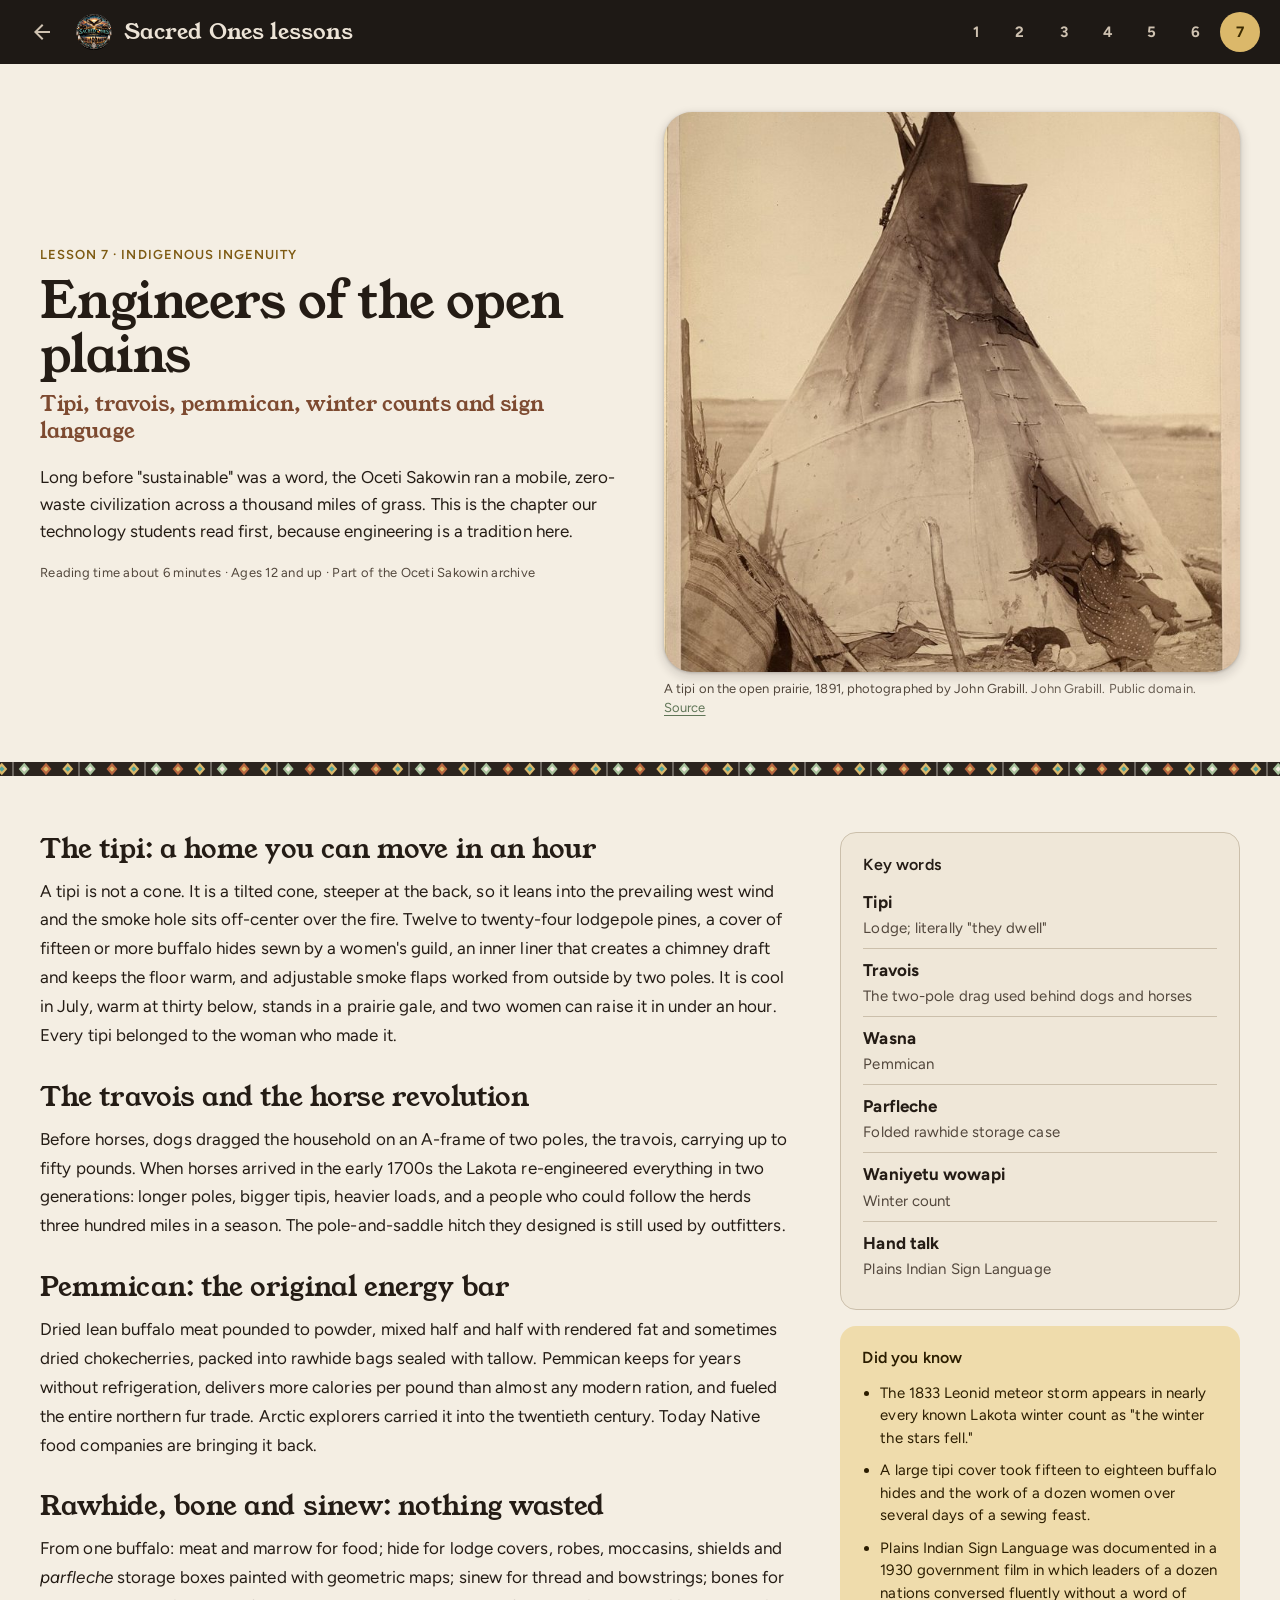
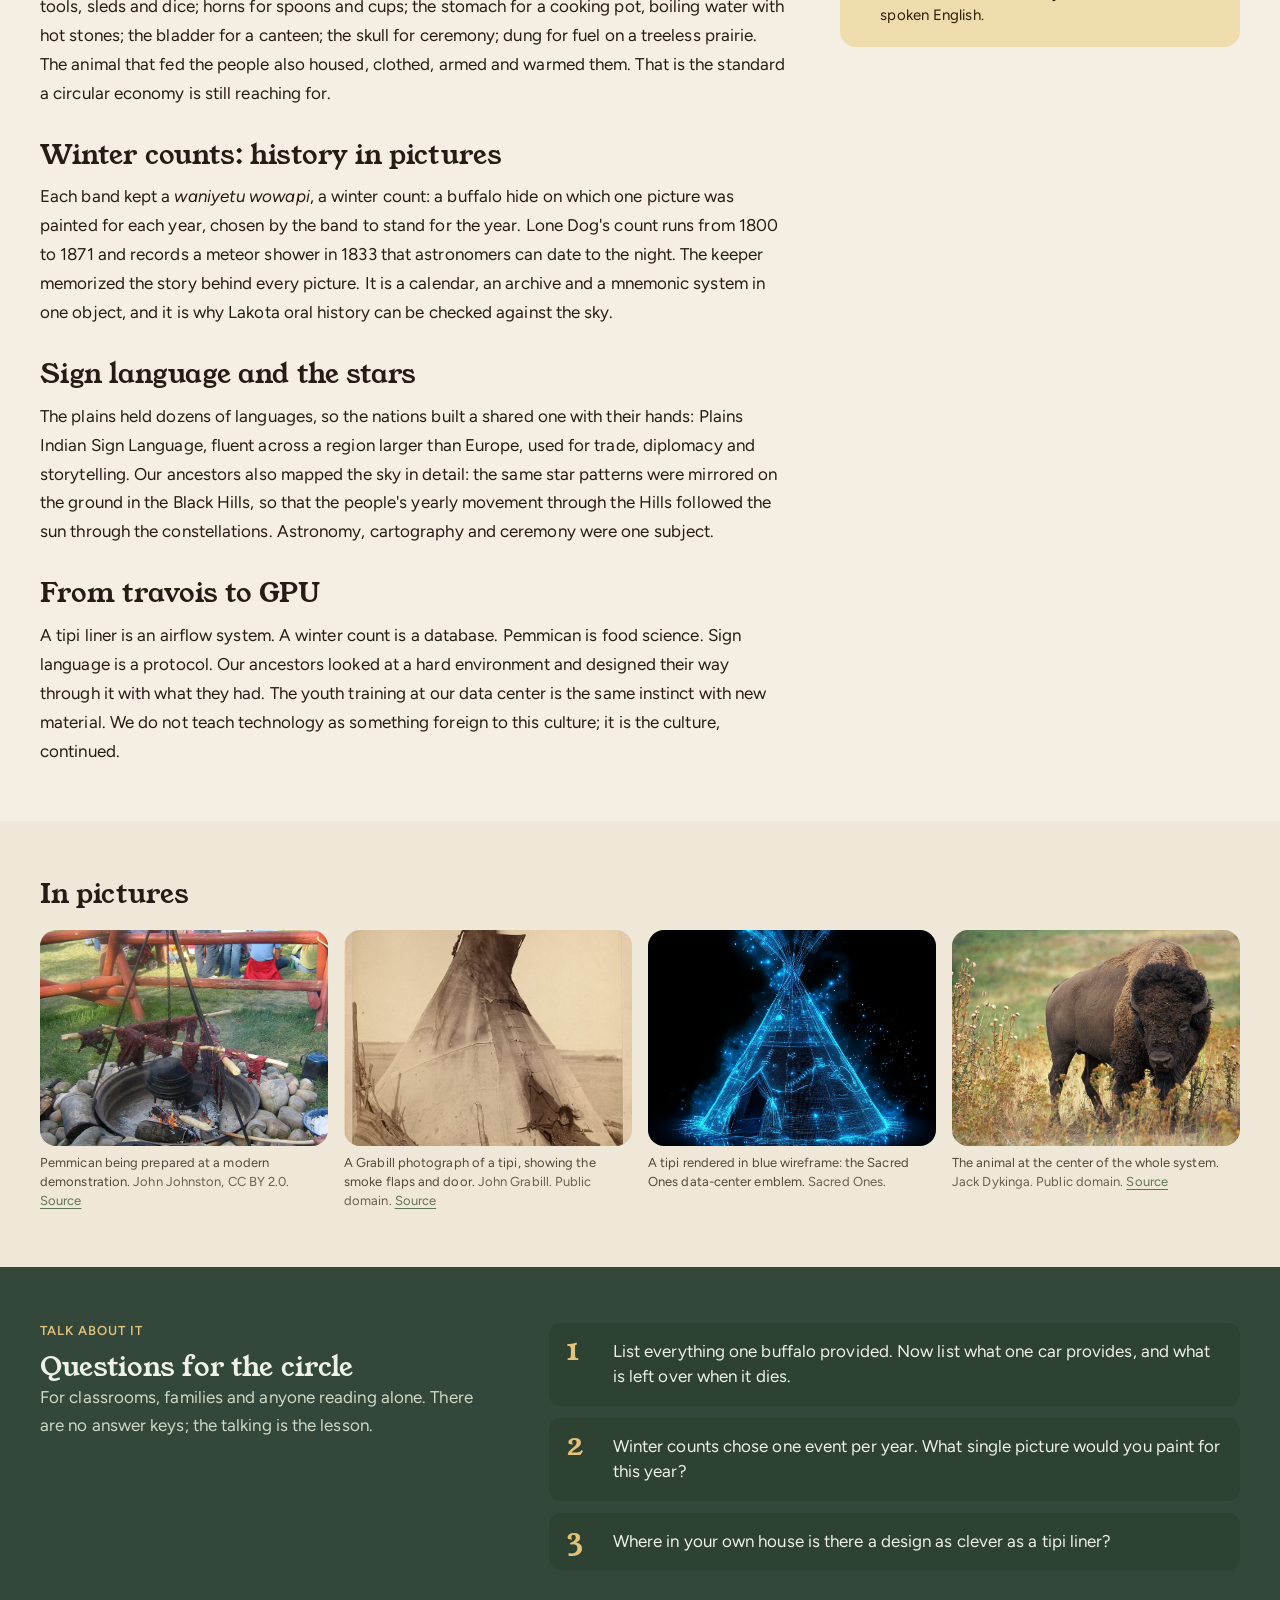
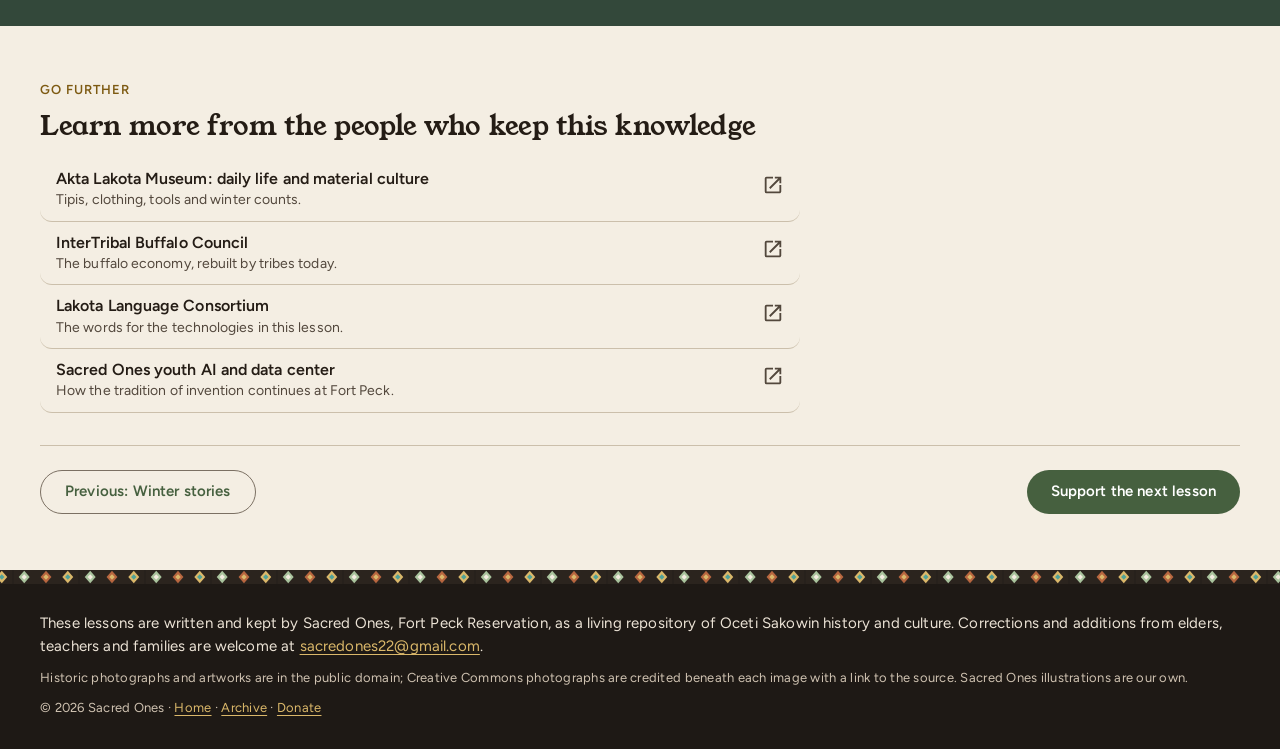
<file: lessons/07-ingenuity.html>
<!DOCTYPE html>
<html lang="en">
<head>
<meta charset="UTF-8"><meta name="viewport" content="width=device-width, initial-scale=1.0">
<title>Engineers of the open plains — Sacred Ones lessons</title>
<meta name="description" content="Long before &quot;sustainable&quot; was a word, the Oceti Sakowin ran a mobile, zero-waste civilization across a thousand miles of grass. This is the chapter ou">
<meta name="theme-color" content="#1d1814">
<link rel="icon" href="../assets/logo-emblem-small.jpg">
<link rel="preconnect" href="https://fonts.googleapis.com"><link rel="preconnect" href="https://fonts.gstatic.com" crossorigin>
<link href="https://fonts.googleapis.com/css2?family=Figtree:wght@400;500;600;700&family=Young+Serif&display=swap" rel="stylesheet">
<link rel="stylesheet" href="../m3.css"><link rel="stylesheet" href="lessons.css">
</head>
<body>
<a class="skip" href="#lesson">Skip to the lesson</a>
<header class="md-app-bar scheme-dark" id="app-bar"><div class="bar-in">
 <a class="md-icon-btn md-state" href="../index.html#archive-home" aria-label="Back to the Sacred Ones website"><svg viewBox="0 0 24 24" aria-hidden="true"><path d="M20 11H7.83l5.59-5.59L12 4l-8 8 8 8 1.41-1.41L7.83 13H20v-2z"/></svg></a>
 <a class="md-brand md-state" href="index.html"><img src="../assets/logo-emblem-small.jpg" alt="" width="36" height="36" style="border-radius:50%"> Sacred Ones lessons</a>
 <nav class="lesson-nav" aria-label="Lessons"><a class="md-state" href="01-identity.html" title="Identity and naming">1</a><a class="md-state" href="02-cosmology.html" title="How the world was made">2</a><a class="md-state" href="03-covenant.html" title="The gift of the pipe">3</a><a class="md-state" href="04-guardians.html" title="Guardians of the people">4</a><a class="md-state" href="05-resistance.html" title="Wars for the land">5</a><a class="md-state" href="06-legends.html" title="Winter stories">6</a><a class="md-state on" href="07-ingenuity.html" title="Engineers of the open plains">7</a></nav>
</div></header>

<main id="lesson">
 <section class="lhero">
  <div class="wrap lhero-in">
   <div class="lhero-copy">
    <span class="md-eyebrow">Lesson 7 · Indigenous ingenuity</span>
    <h1 class="md-display-medium">Engineers of the open plains</h1>
    <p class="md-title-large sub">Tipi, travois, pemmican, winter counts and sign language</p>
    <p class="md-body-large intro">Long before &quot;sustainable&quot; was a word, the Oceti Sakowin ran a mobile, zero-waste civilization across a thousand miles of grass. This is the chapter our technology students read first, because engineering is a tradition here.</p>
    <div class="meta md-body-small md-on-variant">Reading time about 6 minutes · Ages 12 and up · Part of the Oceti Sakowin archive</div>
   </div>
   <figure class="lfig hero"><img src="../assets/commons/oglala-girl-tipi.jpg" alt="A tipi on the open prairie, 1891, photographed by John Grabill" loading="eager"><figcaption>A tipi on the open prairie, 1891, photographed by John Grabill. <span class="cr">John Grabill. Public domain. <a href="https://commons.wikimedia.org/wiki/File:Oglala_girl_in_front_of_a_tipi.jpg" target="_blank" rel="noopener noreferrer">Source</a></span></figcaption></figure>
  </div>
 </section>
 <div class="md-bead" aria-hidden="true"></div>
 <section class="lbody">
  <div class="wrap lgrid">
   <article class="prose"><h2 class="md-headline-medium">The tipi: a home you can move in an hour</h2><p>A tipi is not a cone. It is a tilted cone, steeper at the back, so it leans into the prevailing west wind and the smoke hole sits off-center over the fire. Twelve to twenty-four lodgepole pines, a cover of fifteen or more buffalo hides sewn by a women's guild, an inner liner that creates a chimney draft and keeps the floor warm, and adjustable smoke flaps worked from outside by two poles. It is cool in July, warm at thirty below, stands in a prairie gale, and two women can raise it in under an hour. Every tipi belonged to the woman who made it.</p><h2 class="md-headline-medium">The travois and the horse revolution</h2><p>Before horses, dogs dragged the household on an A-frame of two poles, the travois, carrying up to fifty pounds. When horses arrived in the early 1700s the Lakota re-engineered everything in two generations: longer poles, bigger tipis, heavier loads, and a people who could follow the herds three hundred miles in a season. The pole-and-saddle hitch they designed is still used by outfitters.</p><h2 class="md-headline-medium">Pemmican: the original energy bar</h2><p>Dried lean buffalo meat pounded to powder, mixed half and half with rendered fat and sometimes dried chokecherries, packed into rawhide bags sealed with tallow. Pemmican keeps for years without refrigeration, delivers more calories per pound than almost any modern ration, and fueled the entire northern fur trade. Arctic explorers carried it into the twentieth century. Today Native food companies are bringing it back.</p><h2 class="md-headline-medium">Rawhide, bone and sinew: nothing wasted</h2><p>From one buffalo: meat and marrow for food; hide for lodge covers, robes, moccasins, shields and <em>parfleche</em> storage boxes painted with geometric maps; sinew for thread and bowstrings; bones for tools, sleds and dice; horns for spoons and cups; the stomach for a cooking pot, boiling water with hot stones; the bladder for a canteen; the skull for ceremony; dung for fuel on a treeless prairie. The animal that fed the people also housed, clothed, armed and warmed them. That is the standard a circular economy is still reaching for.</p><h2 class="md-headline-medium">Winter counts: history in pictures</h2><p>Each band kept a <em>waniyetu wowapi</em>, a winter count: a buffalo hide on which one picture was painted for each year, chosen by the band to stand for the year. Lone Dog's count runs from 1800 to 1871 and records a meteor shower in 1833 that astronomers can date to the night. The keeper memorized the story behind every picture. It is a calendar, an archive and a mnemonic system in one object, and it is why Lakota oral history can be checked against the sky.</p><h2 class="md-headline-medium">Sign language and the stars</h2><p>The plains held dozens of languages, so the nations built a shared one with their hands: Plains Indian Sign Language, fluent across a region larger than Europe, used for trade, diplomacy and storytelling. Our ancestors also mapped the sky in detail: the same star patterns were mirrored on the ground in the Black Hills, so that the people's yearly movement through the Hills followed the sun through the constellations. Astronomy, cartography and ceremony were one subject.</p><h2 class="md-headline-medium">From travois to GPU</h2><p>A tipi liner is an airflow system. A winter count is a database. Pemmican is food science. Sign language is a protocol. Our ancestors looked at a hard environment and designed their way through it with what they had. The youth training at our data center is the same instinct with new material. We do not teach technology as something foreign to this culture; it is the culture, continued.</p></article>
   <aside class="lside">
    <div class="side-card"><h3 class="md-title-medium">Key words</h3><dl class="terms"><div><dt>Tipi</dt><dd>Lodge; literally &quot;they dwell&quot;</dd></div><div><dt>Travois</dt><dd>The two-pole drag used behind dogs and horses</dd></div><div><dt>Wasna</dt><dd>Pemmican</dd></div><div><dt>Parfleche</dt><dd>Folded rawhide storage case</dd></div><div><dt>Waniyetu wowapi</dt><dd>Winter count</dd></div><div><dt>Hand talk</dt><dd>Plains Indian Sign Language</dd></div></dl></div>
    <div class="side-card tonal"><h3 class="md-title-medium">Did you know</h3><ul class="facts"><li>The 1833 Leonid meteor storm appears in nearly every known Lakota winter count as "the winter the stars fell."</li><li>A large tipi cover took fifteen to eighteen buffalo hides and the work of a dozen women over several days of a sewing feast.</li><li>Plains Indian Sign Language was documented in a 1930 government film in which leaders of a dozen nations conversed fluently without a word of spoken English.</li></ul></div>
   </aside>
  </div>
 </section>
 <section class="lgal tone-low">
  <div class="wrap"><h2 class="md-headline-medium">In pictures</h2><div class="gal"><figure class="lfig "><img src="../assets/commons/pemmican.jpg" alt="Pemmican being prepared at a modern demonstration" loading="lazy"><figcaption>Pemmican being prepared at a modern demonstration. <span class="cr">John Johnston, CC BY 2.0. <a href="https://commons.wikimedia.org/wiki/File:Pemmican.jpg" target="_blank" rel="noopener noreferrer">Source</a></span></figcaption></figure><figure class="lfig "><img src="../assets/commons/oglala-girl-tipi.jpg" alt="A Grabill photograph of a tipi, showing the smoke flaps and door" loading="lazy"><figcaption>A Grabill photograph of a tipi, showing the smoke flaps and door. <span class="cr">John Grabill. Public domain. <a href="https://commons.wikimedia.org/wiki/File:Oglala_girl_in_front_of_a_tipi.jpg" target="_blank" rel="noopener noreferrer">Source</a></span></figcaption></figure><figure class="lfig "><img src="../assets/wp/2025/06/3d-teepee.png" alt="A tipi rendered in blue wireframe: the Sacred Ones data-center emblem" loading="lazy"><figcaption>A tipi rendered in blue wireframe: the Sacred Ones data-center emblem. <span class="cr">Sacred Ones.</span></figcaption></figure><figure class="lfig "><img src="../assets/commons/bison.jpg" alt="The animal at the center of the whole system" loading="lazy"><figcaption>The animal at the center of the whole system. <span class="cr">Jack Dykinga. Public domain. <a href="https://commons.wikimedia.org/wiki/File:American_bison_k5680-1.jpg" target="_blank" rel="noopener noreferrer">Source</a></span></figcaption></figure></div></div>
 </section>
 <section class="lreflect scheme-moss">
  <div class="wrap two">
   <div><span class="md-eyebrow">Talk about it</span><h2 class="md-headline-medium">Questions for the circle</h2><p class="md-on-variant">For classrooms, families and anyone reading alone. There are no answer keys; the talking is the lesson.</p></div>
   <ol class="reflect"><li>List everything one buffalo provided. Now list what one car provides, and what is left over when it dies.</li><li>Winter counts chose one event per year. What single picture would you paint for this year?</li><li>Where in your own house is there a design as clever as a tipi liner?</li></ol>
  </div>
 </section>
 <section class="llinks">
  <div class="wrap">
   <span class="md-eyebrow">Go further</span><h2 class="md-headline-medium">Learn more from the people who keep this knowledge</h2>
   <div class="md-list links"><a class="md-list-item md-state" href="https://aktalakota.stjo.org/" target="_blank" rel="noopener noreferrer"><span class="md-li-text"><span class="md-li-head">Akta Lakota Museum: daily life and material culture</span><span class="md-li-support">Tipis, clothing, tools and winter counts.</span></span><span class="md-li-trail"><svg viewBox="0 0 24 24" aria-hidden="true"><path d="M19 19H5V5h7V3H5a2 2 0 0 0-2 2v14a2 2 0 0 0 2 2h14c1.1 0 2-.9 2-2v-7h-2v7zM14 3v2h3.59l-9.83 9.83 1.41 1.41L19 6.41V10h2V3h-7z"/></svg></span></a><a class="md-list-item md-state" href="https://itbcbuffalonation.org/" target="_blank" rel="noopener noreferrer"><span class="md-li-text"><span class="md-li-head">InterTribal Buffalo Council</span><span class="md-li-support">The buffalo economy, rebuilt by tribes today.</span></span><span class="md-li-trail"><svg viewBox="0 0 24 24" aria-hidden="true"><path d="M19 19H5V5h7V3H5a2 2 0 0 0-2 2v14a2 2 0 0 0 2 2h14c1.1 0 2-.9 2-2v-7h-2v7zM14 3v2h3.59l-9.83 9.83 1.41 1.41L19 6.41V10h2V3h-7z"/></svg></span></a><a class="md-list-item md-state" href="https://lakhota.org/" target="_blank" rel="noopener noreferrer"><span class="md-li-text"><span class="md-li-head">Lakota Language Consortium</span><span class="md-li-support">The words for the technologies in this lesson.</span></span><span class="md-li-trail"><svg viewBox="0 0 24 24" aria-hidden="true"><path d="M19 19H5V5h7V3H5a2 2 0 0 0-2 2v14a2 2 0 0 0 2 2h14c1.1 0 2-.9 2-2v-7h-2v7zM14 3v2h3.59l-9.83 9.83 1.41 1.41L19 6.41V10h2V3h-7z"/></svg></span></a><a class="md-list-item md-state" href="../index.html#projects"><span class="md-li-text"><span class="md-li-head">Sacred Ones youth AI and data center</span><span class="md-li-support">How the tradition of invention continues at Fort Peck.</span></span><span class="md-li-trail"><svg viewBox="0 0 24 24" aria-hidden="true"><path d="M19 19H5V5h7V3H5a2 2 0 0 0-2 2v14a2 2 0 0 0 2 2h14c1.1 0 2-.9 2-2v-7h-2v7zM14 3v2h3.59l-9.83 9.83 1.41 1.41L19 6.41V10h2V3h-7z"/></svg></span></a></div>
   <nav class="pn" aria-label="Previous and next lesson"><a class="md-btn outlined md-state" href="06-legends.html">Previous: Winter stories</a><a class="md-btn filled md-state" href="../index.html#donate">Support the next lesson</a></nav>
  </div>
 </section>
</main>
<footer class="lfoot scheme-dark">
 <div class="md-bead" aria-hidden="true"></div>
 <div class="wrap lfoot-in">
  <p class="md-body-medium">These lessons are written and kept by Sacred Ones, Fort Peck Reservation, as a living repository of Oceti Sakowin history and culture. Corrections and additions from elders, teachers and families are welcome at <a href="mailto:sacredones22@gmail.com">sacredones22@gmail.com</a>.</p>
  <p class="md-body-small md-on-variant">Historic photographs and artworks are in the public domain; Creative Commons photographs are credited beneath each image with a link to the source. Sacred Ones illustrations are our own.</p>
  <p class="md-body-small md-on-variant">&copy; <span id="yr"></span> Sacred Ones · <a href="../index.html">Home</a> · <a href="../index.html#culture">Archive</a> · <a href="../index.html#donate">Donate</a></p>
 </div>
</footer>
<script src="../m3.js"></script>
<script>md.bindAppBar(document.getElementById('app-bar'));document.getElementById('yr').textContent=new Date().getFullYear();</script>
</body></html>
</file>
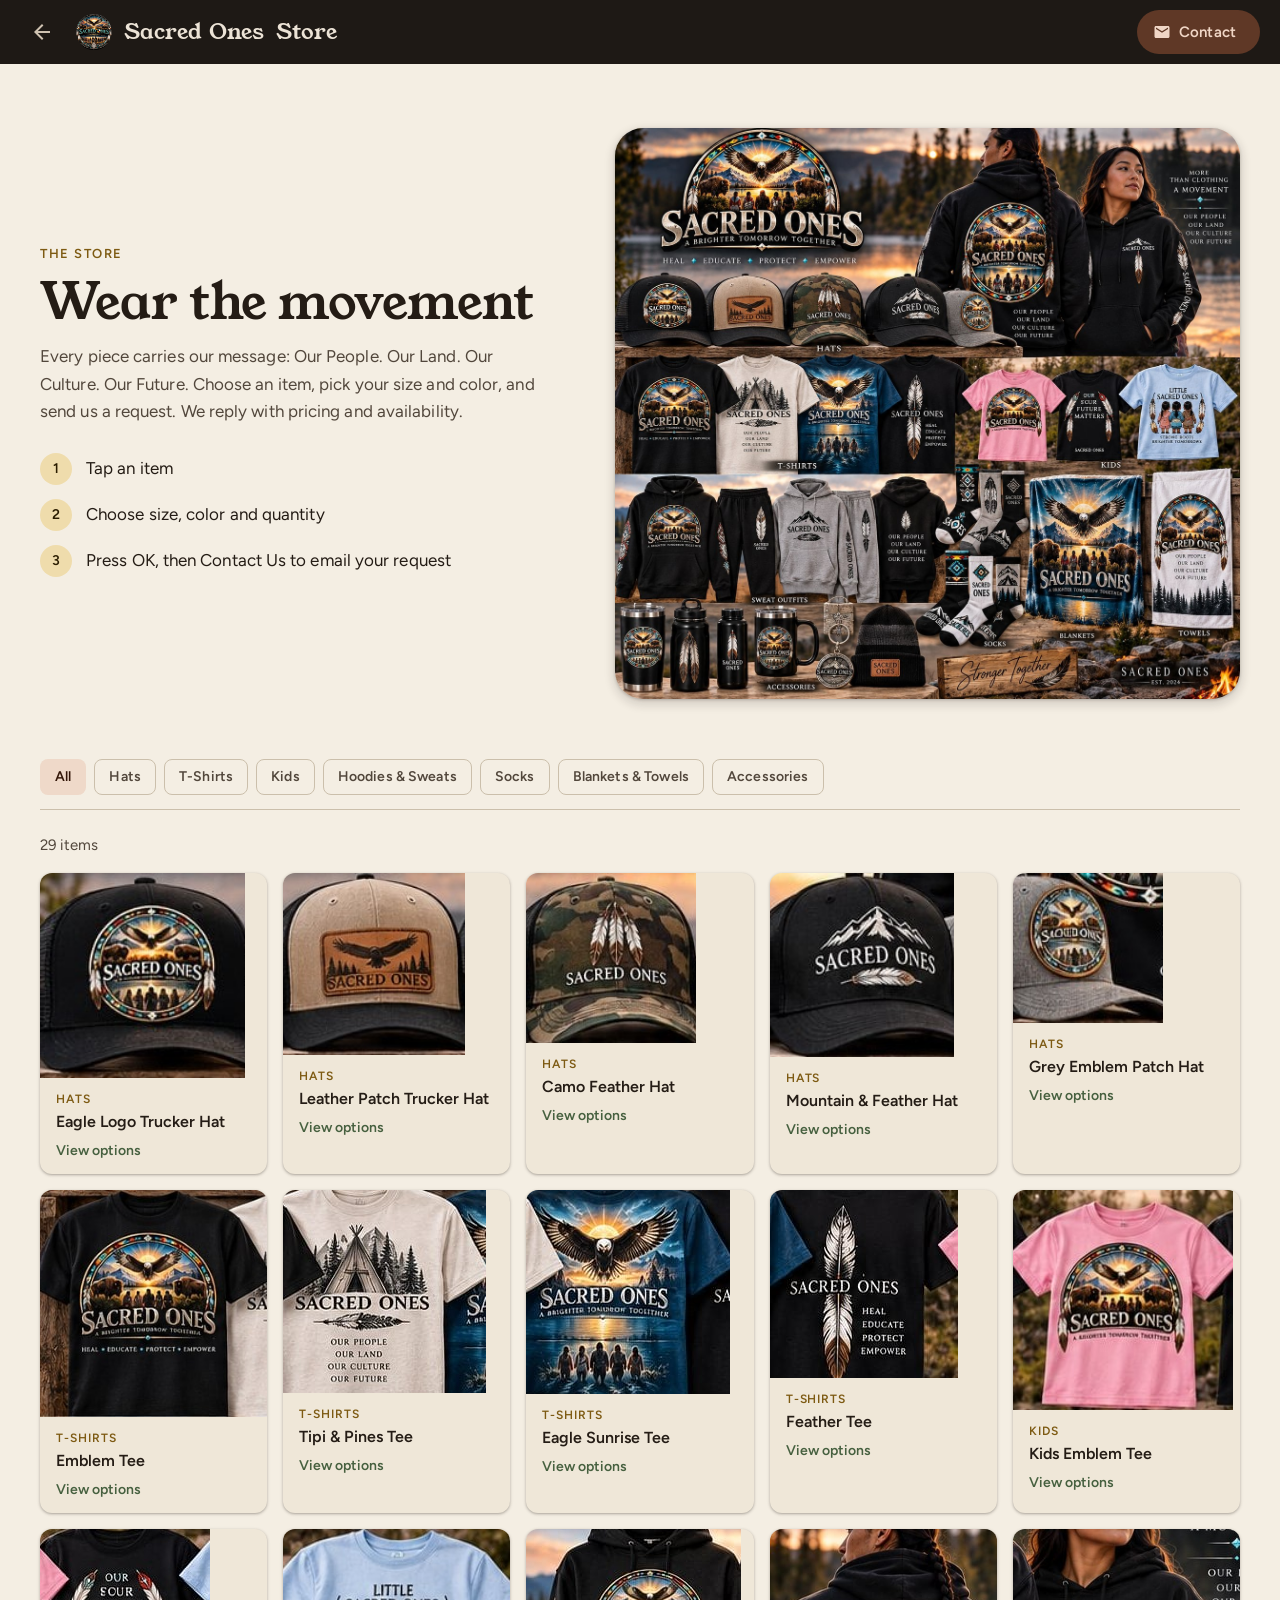
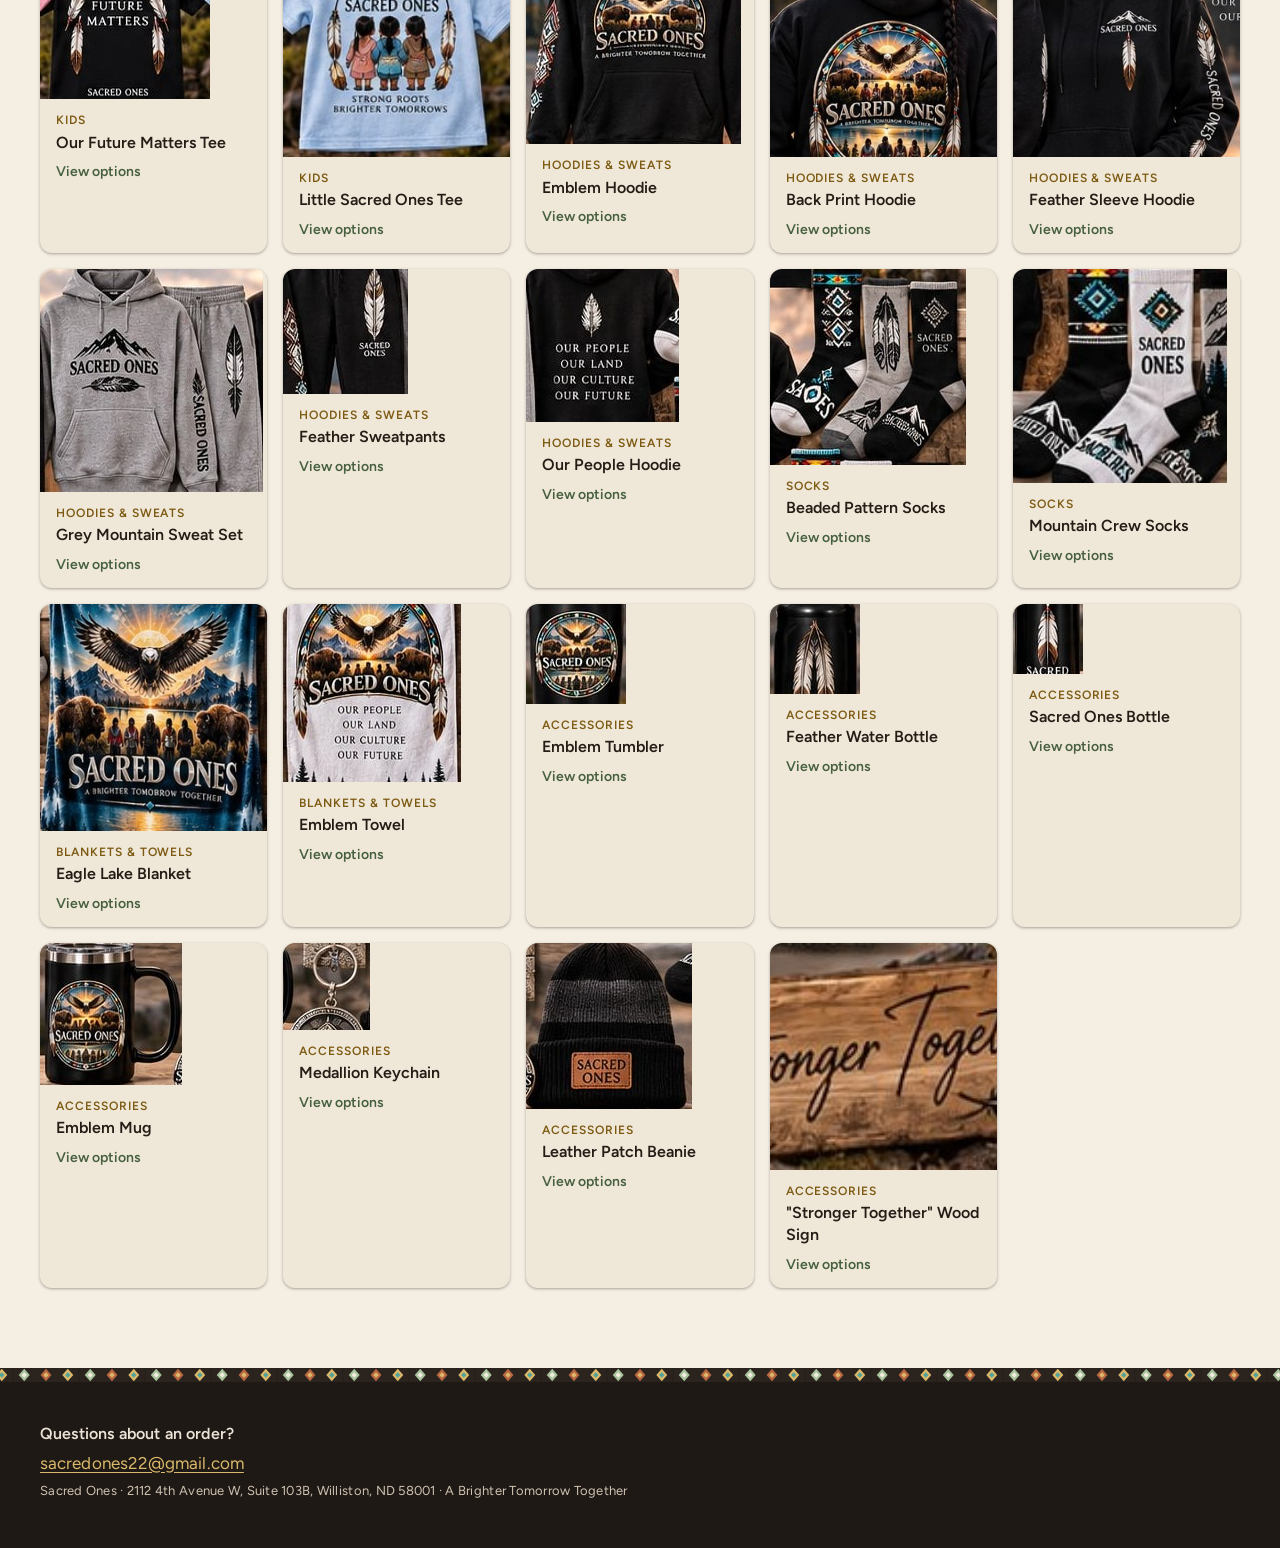
<file: store/store.html>
<!DOCTYPE html>
<html lang="en">

<head>
    <meta charset="UTF-8">
    <meta name="viewport" content="width=device-width, initial-scale=1.0">
    <title>Store — Sacred Ones</title>
    <meta name="description" content="Sacred Ones merchandise: hats, tees, hoodies, kids wear, socks, blankets and accessories. Choose an item, size and color, then send us a request.">
    <meta name="theme-color" content="#1e1915">
    <link rel="icon" href="../assets/logo-emblem-small.jpg">
    <link rel="preconnect" href="https://fonts.googleapis.com">
    <link rel="preconnect" href="https://fonts.gstatic.com" crossorigin>
    <link href="https://fonts.googleapis.com/css2?family=Figtree:wght@400;500;600;700&family=Young+Serif&display=swap" rel="stylesheet">
    <link rel="stylesheet" href="m3.css">
    <style>
        .wrap { width: min(1200px, 100% - 40px); margin-inline: auto; }
        .skip { position: absolute; left: 12px; top: -80px; z-index: 500; background: var(--md-primary); color: var(--md-on-primary); padding: 12px 20px; border-radius: var(--md-shape-full); }
        .skip:focus { top: 12px; }
        .intro { display: grid; grid-template-columns: minmax(0, .9fr) minmax(0, 1.1fr); gap: clamp(28px, 5vw, 64px); align-items: center; padding: clamp(32px, 5vw, 64px) 0 clamp(28px, 4vw, 48px); }
        .intro h1 { margin: 6px 0 14px; }
        .intro p { max-width: 46ch; }
        .steps { display: grid; gap: 6px; margin-top: 24px; counter-reset: s; }
        .steps li { display: flex; align-items: center; gap: 14px; min-height: 40px; counter-increment: s; }
        .steps li::before { content: counter(s); width: 32px; height: 32px; border-radius: 50%; display: grid; place-items: center; background: var(--md-tertiary-container); color: var(--md-on-tertiary-container); font: 600 .875rem/1 var(--md-font-plain); flex: none; }
        .banner { margin: 0; border-radius: var(--md-shape-xl); overflow: hidden; box-shadow: var(--md-elev-3); background: var(--md-surface-container); }
        .banner img { width: 100%; height: auto; }
        .filters { position: sticky; top: 64px; z-index: 80; background: var(--md-surface); padding: 12px 0; border-bottom: 1px solid var(--md-outline-variant); }
        .filters .md-chips { flex-wrap: nowrap; overflow-x: auto; scrollbar-width: none; padding-bottom: 2px; }
        .filters .md-chips::-webkit-scrollbar { display: none; }
        .filters .md-chip { flex: none; }
        .count { margin: 24px 0 16px; color: var(--md-on-surface-variant); }
        .grid { display: grid; grid-template-columns: repeat(auto-fill, minmax(220px, 1fr)); gap: 16px; padding-bottom: 80px; }
        .item { display: flex; flex-direction: column; width: 100%; padding: 0; border: 0; text-align: left; overflow: hidden; border-radius: var(--md-shape-md); background: var(--md-surface-container-low); box-shadow: var(--md-elev-1); cursor: pointer; color: var(--md-on-surface); font: inherit; transition: box-shadow var(--md-dur-medium) var(--md-ease-standard), transform var(--md-dur-medium) var(--md-ease-decel); }
        .item:hover { box-shadow: var(--md-elev-3); transform: translateY(-2px); }
        .item .thumb { aspect-ratio: 1; background: var(--md-surface-container-lowest); display: block; overflow: hidden; }
        .item .thumb img { width: 100%; height: 100%; object-fit: cover; transition: transform var(--md-dur-long) var(--md-ease-decel); }
        .item:hover .thumb img { transform: scale(1.04); }
        .item .meta { display: flex; flex-direction: column; gap: 4px; padding: 14px 16px 16px; }
        .item .cat { font: 600 .75rem/1.2 var(--md-font-plain); letter-spacing: .08em; text-transform: uppercase; color: var(--md-tertiary); }
        .item .name { font: 600 1rem/1.35 var(--md-font-plain); }
        .item .cta { color: var(--md-primary); font: 600 .875rem/1 var(--md-font-plain); margin-top: 8px; }
        .empty { padding: 48px 0; text-align: center; color: var(--md-on-surface-variant); }
        .foot-in { padding: 40px 0 48px; display: grid; gap: 4px; }
        .foot a { color: var(--md-tertiary); }

        /* dialog */
        .modal-grid { display: grid; grid-template-columns: 1fr 1fr; }
        .modal-img { background: var(--md-surface-container-lowest); display: grid; place-items: center; }
        .modal-img img { width: 100%; height: 100%; object-fit: cover; max-height: 640px; }
        .modal-body { padding: 24px 24px 20px; position: relative; display: grid; gap: 18px; align-content: start; }
        .modal-body .close { position: absolute; top: 8px; right: 8px; }
        .modal-body h3 { margin-right: 44px; }
        fieldset { border: 0; padding: 0; margin: 0; min-width: 0; }
        legend { padding: 0; margin-bottom: 10px; font: 600 .875rem/1.3 var(--md-font-plain); color: var(--md-on-surface-variant); }
        legend .chosen { color: var(--md-primary); margin-left: 6px; }
        .opt { position: relative; display: inline-flex; }
        .opt input { position: absolute; inset: 0; opacity: 0; margin: 0; cursor: pointer; }
        .opt > span { pointer-events: none; }
        .opt input:focus-visible + .md-chip { outline: 3px solid var(--md-tertiary); outline-offset: 2px; }
        .opt input:checked + .md-chip { background: var(--md-secondary-container); color: var(--md-on-secondary-container); border-color: transparent; }
        .opt input:checked + .md-chip svg.tick { display: inline-block; }
        .md-chip svg.tick { display: none; }
        .opt.col .md-chip .dot { width: 20px; height: 20px; }
        .stepper { display: inline-flex; align-items: center; gap: 4px; border: 1px solid var(--md-outline); border-radius: var(--md-shape-full); padding: 2px; }
        .stepper output { min-width: 40px; text-align: center; font: 600 1.0625rem/1 var(--md-font-plain); }
        .error { color: var(--md-error); min-height: 1.2em; font-weight: 600; }
        .summary { border-radius: var(--md-shape-sm); background: var(--md-surface-container-highest); padding: 8px 4px; }
        .summary div { display: flex; justify-content: space-between; gap: 16px; padding: 10px 16px; }
        .summary dt { color: var(--md-on-surface-variant); }
        .summary dd { font-weight: 600; text-align: right; }
        .img-link { display: block; position: relative; border-radius: var(--md-shape-md); overflow: hidden; }
        .img-link img { width: 100%; max-height: 220px; object-fit: cover; }
        .img-link .badge { position: absolute; left: 12px; bottom: 12px; padding: 8px 14px; border-radius: var(--md-shape-full); background: var(--md-inverse-surface); color: var(--md-inverse-on-surface); font: 600 .8125rem/1 var(--md-font-plain); }
        [hidden] { display: none !important; }
        @media (max-width: 900px) { .intro { grid-template-columns: 1fr; } .banner { order: -1; } }
        @media (max-width: 760px) { .modal-grid { grid-template-columns: 1fr; } .modal-img img { max-height: 240px; } }
        @media (max-width: 700px) { .wrap { width: min(1200px, 100% - 32px); } .brand-long { display: none; } }
    </style>
</head>

<body>
    <a class="skip" href="#shop">Skip to the shop</a>
    <svg width="0" height="0" style="position:absolute" aria-hidden="true">
        <symbol id="i-close" viewBox="0 0 24 24"><path d="M19 6.41 17.59 5 12 10.59 6.41 5 5 6.41 10.59 12 5 17.59 6.41 19 12 13.41 17.59 19 19 17.59 13.41 12z" /></symbol>
        <symbol id="i-back" viewBox="0 0 24 24"><path d="M20 11H7.83l5.59-5.59L12 4l-8 8 8 8 1.41-1.41L7.83 13H20v-2z" /></symbol>
        <symbol id="i-mail" viewBox="0 0 24 24"><path d="M20 4H4c-1.1 0-2 .9-2 2v12c0 1.1.9 2 2 2h16c1.1 0 2-.9 2-2V6c0-1.1-.9-2-2-2zm0 4-8 5-8-5V6l8 5 8-5v2z" /></symbol>
        <symbol id="i-check" viewBox="0 0 24 24"><path d="M9 16.17 4.83 12l-1.42 1.41L9 19 21 7l-1.41-1.41z" /></symbol>
        <symbol id="i-add" viewBox="0 0 24 24"><path d="M19 13h-6v6h-2v-6H5v-2h6V5h2v6h6v2z" /></symbol>
        <symbol id="i-remove" viewBox="0 0 24 24"><path d="M19 13H5v-2h14v2z" /></symbol>
        <symbol id="i-copy" viewBox="0 0 24 24"><path d="M16 1H4c-1.1 0-2 .9-2 2v14h2V3h12V1zm3 4H8c-1.1 0-2 .9-2 2v14c0 1.1.9 2 2 2h11c1.1 0 2-.9 2-2V7c0-1.1-.9-2-2-2zm0 16H8V7h11v14z" /></symbol>
    </svg>

    <header class="md-app-bar scheme-dark" id="app-bar">
        <div class="bar-in">
            <a class="md-icon-btn md-state" id="home-link" href="../index.html" aria-label="Back to the Sacred Ones website"><svg aria-hidden="true"><use href="#i-back" /></svg></a>
            <a class="md-brand md-state" id="brand-link" href="../index.html"><img src="../assets/logo-emblem-small.jpg" alt="" width="36" height="36"> <span class="brand-long">Sacred Ones </span>Store</a>
            <a class="md-btn tonal has-icon md-state" style="margin-left:auto" id="bar-mail" href="#"><svg aria-hidden="true"><use href="#i-mail" /></svg>Contact</a>
        </div>
    </header>

    <div class="wrap">
        <section class="intro" aria-labelledby="store-title">
            <div>
                <span class="md-eyebrow">The store</span>
                <h1 class="md-display-medium" id="store-title">Wear the movement</h1>
                <p class="md-body-large md-on-variant">Every piece carries our message: Our People. Our Land. Our Culture. Our Future. Choose an item, pick your size and color, and send us a request. We reply with pricing and availability.</p>
                <ol class="steps">
                    <li>Tap an item</li>
                    <li>Choose size, color and quantity</li>
                    <li>Press OK, then Contact Us to email your request</li>
                </ol>
            </div>
            <figure class="banner">
                <img src="images/banner.jpg" alt="Sacred Ones merchandise: hats, hoodies, t-shirts, kids shirts, sweat outfits, socks, blankets, towels and accessories featuring the eagle, buffalo and sunrise logo. More than clothing, a movement.">
            </figure>
        </section>

        <nav class="filters" aria-label="Store categories"><div class="md-chips" id="filter-chips" role="group"></div></nav>
        <p class="count md-body-medium" id="count" aria-live="polite"></p>
        <main id="shop"><div class="grid" id="grid"></div></main>
    </div>

    <footer class="foot scheme-dark">
        <div class="md-bead" aria-hidden="true"></div>
        <div class="wrap foot-in">
            <p class="md-title-medium">Questions about an order?</p>
            <p><a id="foot-mail" href="#"></a></p>
            <p class="md-body-small md-on-variant">Sacred Ones · 2112 4th Avenue W, Suite 103B, Williston, ND 58001 · A Brighter Tomorrow Together</p>
        </div>
    </footer>

    <dialog class="md-dialog" id="item-dialog" aria-labelledby="m-title">
        <div class="modal-grid">
            <div class="modal-img"><img id="m-img" src="[data-uri]" alt=""></div>
            <div class="modal-body">
                <button class="md-icon-btn md-state close" id="m-close" type="button" aria-label="Close"><svg aria-hidden="true"><use href="#i-close" /></svg></button>

                <div id="step-options" style="display:grid;gap:18px">
                    <div>
                        <span class="md-eyebrow" id="m-cat" style="margin-bottom:6px"></span>
                        <h3 class="md-headline-medium" id="m-title"></h3>
                        <p class="md-body-medium md-on-variant" id="m-desc" style="margin-top:8px"></p>
                    </div>
                    <fieldset id="size-set"><legend>Size <span class="chosen" id="size-chosen"></span></legend><div class="md-chips" id="size-chips"></div></fieldset>
                    <fieldset id="color-set"><legend>Color <span class="chosen" id="color-chosen"></span></legend><div class="md-chips" id="color-chips"></div></fieldset>
                    <fieldset>
                        <legend id="qty-label">Quantity</legend>
                        <div class="stepper" role="group" aria-labelledby="qty-label">
                            <button class="md-icon-btn md-state" id="q-minus" type="button" aria-label="Decrease quantity"><svg aria-hidden="true"><use href="#i-remove" /></svg></button>
                            <output id="qty" aria-live="polite">1</output>
                            <button class="md-icon-btn md-state" id="q-plus" type="button" aria-label="Increase quantity"><svg aria-hidden="true"><use href="#i-add" /></svg></button>
                        </div>
                    </fieldset>
                    <p class="error" id="m-error" role="alert"></p>
                    <div><button class="md-btn filled block md-state" id="m-ok" type="button">OK</button></div>
                    <p class="md-body-small md-on-variant">Contact us for pricing and availability.</p>
                </div>

                <div id="step-contact" hidden style="display:grid;gap:16px">
                    <div>
                        <span class="md-eyebrow" style="margin-bottom:6px">Almost done</span>
                        <h3 class="md-headline-medium" id="c-title">Send us your request</h3>
                    </div>
                    <dl class="summary" id="c-summary"></dl>
                    <a class="img-link" id="c-imglink" href="#" aria-label="Email Sacred Ones about this item">
                        <img id="c-img" src="[data-uri]" alt="">
                        <span class="badge">Tap the image or button to email us</span>
                    </a>
                    <div class="md-dialog-actions" style="padding-top:0;justify-content:flex-start">
                        <a class="md-btn filled has-icon md-state" id="c-mail" href="#"><svg aria-hidden="true"><use href="#i-mail" /></svg>Contact Us</a>
                        <button class="md-btn text md-state" id="c-back" type="button">Change options</button>
                    </div>
                    <p class="md-body-small md-on-variant">If your email app does not open, write to <strong id="c-addr"></strong> and mention the item above.</p>
                    <div><button class="md-btn outlined has-icon md-state" id="c-copy" type="button" style="min-height:40px"><svg aria-hidden="true"><use href="#i-copy" /></svg>Copy request</button></div>
                </div>
            </div>
        </div>
    </dialog>

    <script src="m3.js"></script>
    <script>
        // ============ SETTINGS ============
        const CONTACT_EMAIL = 'sacredones22@gmail.com';
        const HOME_URL = '../index.html'; // the main site lives one folder up
        document.getElementById('home-link').href = HOME_URL;
        document.getElementById('brand-link').href = HOME_URL;

        const SIZES = {
            adult: ['S', 'M', 'L', 'XL', '2XL', '3XL'],
            kids: ['2T', '3T', '4T', 'Youth S', 'Youth M', 'Youth L'],
            one: ['One Size'],
            socks: ['S/M', 'L/XL'],
        };

        const C = {
            black: { name: 'Black', hex: '#141414' },
            charcoal: { name: 'Charcoal', hex: '#3a3a3c' },
            grey: { name: 'Heather Grey', hex: '#9a9a9d' },
            cream: { name: 'Sand', hex: '#e8dfcf' },
            navy: { name: 'Navy', hex: '#1c2f4f' },
            camo: { name: 'Camo', hex: '#5d6b45' },
            tan: { name: 'Tan', hex: '#b99a6a' },
            white: { name: 'White', hex: '#ffffff' },
            pink: { name: 'Pink', hex: '#f2a6c1' },
            blue: { name: 'Light Blue', hex: '#a9c8ef' },
            brown: { name: 'Brown', hex: '#6b4423' },
        };

        // ============ PRODUCTS (edit here) ============
        const PRODUCTS = [
            // Hats
            { id: 'hat-logo-black', cat: 'Hats', name: 'Eagle Logo Trucker Hat', img: 'items/hat-logo-black.jpg', sizes: 'one', colors: ['black', 'charcoal'], desc: 'Mesh-back trucker with the full Sacred Ones emblem.' },
            { id: 'hat-leather-patch', cat: 'Hats', name: 'Leather Patch Trucker Hat', img: 'items/hat-leather-patch.jpg', sizes: 'one', colors: ['tan', 'black'], desc: 'Tan trucker with an eagle-and-pines leather patch.' },
            { id: 'hat-camo-feather', cat: 'Hats', name: 'Camo Feather Hat', img: 'items/hat-camo-feather.jpg', sizes: 'one', colors: ['camo', 'black'], desc: 'Camo cap with embroidered feathers.' },
            { id: 'hat-mountain-trucker', cat: 'Hats', name: 'Mountain & Feather Hat', img: 'items/hat-mountain-trucker.jpg', sizes: 'one', colors: ['black', 'charcoal'], desc: 'Black trucker with the mountain and feather mark.' },
            { id: 'hat-grey-patch', cat: 'Hats', name: 'Grey Emblem Patch Hat', img: 'items/hat-grey-patch.jpg', sizes: 'one', colors: ['grey', 'black'], desc: 'Heather grey cap with the woven emblem patch.' },

            // T-shirts
            { id: 'tee-logo-black', cat: 'T-Shirts', name: 'Emblem Tee', img: 'items/tee-logo-black.jpg', sizes: 'adult', colors: ['black', 'white'], desc: 'Full-color emblem with Heal · Educate · Protect · Empower.' },
            { id: 'tee-tipi-cream', cat: 'T-Shirts', name: 'Tipi & Pines Tee', img: 'items/tee-tipi-cream.jpg', sizes: 'adult', colors: ['cream', 'grey'], desc: 'Our People, Our Land, Our Culture, Our Future.' },
            { id: 'tee-eagle-blue', cat: 'T-Shirts', name: 'Eagle Sunrise Tee', img: 'items/tee-eagle-blue.jpg', sizes: 'adult', colors: ['navy', 'black'], desc: 'Eagle over the lake at sunrise.' },
            { id: 'tee-feather-black', cat: 'T-Shirts', name: 'Feather Tee', img: 'items/tee-feather-black.jpg', sizes: 'adult', colors: ['black', 'charcoal'], desc: 'A single feather with our four promises.' },

            // Kids
            { id: 'kids-pink', cat: 'Kids', name: 'Kids Emblem Tee', img: 'items/kids-pink.jpg', sizes: 'kids', colors: ['pink', 'blue', 'black'], desc: 'The Sacred Ones emblem in kid sizes.' },
            { id: 'kids-future-matters', cat: 'Kids', name: 'Our Future Matters Tee', img: 'items/kids-future-matters.jpg', sizes: 'kids', colors: ['black', 'navy'], desc: 'Feathers and a message for our youth.' },
            { id: 'kids-little-sacred', cat: 'Kids', name: 'Little Sacred Ones Tee', img: 'items/kids-little-sacred.jpg', sizes: 'kids', colors: ['blue', 'pink'], desc: 'Strong Roots, Brighter Tomorrows.' },

            // Hoodies & sweats
            { id: 'hoodie-logo-black', cat: 'Hoodies & Sweats', name: 'Emblem Hoodie', img: 'items/hoodie-logo-black.jpg', sizes: 'adult', colors: ['black', 'charcoal'], desc: 'Emblem on the chest with beaded pattern on the sleeves.' },
            { id: 'hoodie-back-print', cat: 'Hoodies & Sweats', name: 'Back Print Hoodie', img: 'items/hoodie-back-print.jpg', sizes: 'adult', colors: ['black', 'charcoal'], desc: 'Large emblem on the back with our four promises.' },
            { id: 'hoodie-feather-sleeve', cat: 'Hoodies & Sweats', name: 'Feather Sleeve Hoodie', img: 'items/hoodie-feather-sleeve.jpg', sizes: 'adult', colors: ['black', 'grey'], desc: 'Mountain mark on the chest, feather on the sleeve.' },
            { id: 'hoodie-grey-set', cat: 'Hoodies & Sweats', name: 'Grey Mountain Sweat Set', img: 'items/hoodie-grey-set.jpg', sizes: 'adult', colors: ['grey', 'black'], desc: 'Hoodie and matching sweatpants.' },
            { id: 'sweatpants-black', cat: 'Hoodies & Sweats', name: 'Feather Sweatpants', img: 'items/sweatpants-black.jpg', sizes: 'adult', colors: ['black', 'grey'], desc: 'Joggers with a feather on the leg.' },
            { id: 'hoodie-black-text', cat: 'Hoodies & Sweats', name: 'Our People Hoodie', img: 'items/hoodie-black-text.jpg', sizes: 'adult', colors: ['black', 'charcoal'], desc: 'Our People, Our Land, Our Culture, Our Future on the back.' },

            // Socks
            { id: 'socks-pattern', cat: 'Socks', name: 'Beaded Pattern Socks', img: 'items/socks-pattern.jpg', sizes: 'socks', colors: ['black', 'grey'], desc: 'Beadwork-inspired patterns and feathers.' },
            { id: 'socks-mountain', cat: 'Socks', name: 'Mountain Crew Socks', img: 'items/socks-mountain.jpg', sizes: 'socks', colors: ['white', 'black'], desc: 'Crew socks with the mountain and Sacred Ones mark.' },

            // Home
            { id: 'blanket-eagle', cat: 'Blankets & Towels', name: 'Eagle Lake Blanket', img: 'items/blanket-eagle.jpg', sizes: 'one', colors: ['navy'], desc: 'Soft throw blanket with the eagle, buffalo and sunrise.' },
            { id: 'towel-logo', cat: 'Blankets & Towels', name: 'Emblem Towel', img: 'items/towel-logo.jpg', sizes: 'one', colors: ['white'], desc: 'Emblem towel with pine-forest border.' },

            // Accessories
            { id: 'tumbler', cat: 'Accessories', name: 'Emblem Tumbler', img: 'items/tumbler.jpg', sizes: 'one', colors: ['black'], desc: 'Insulated tumbler with the full emblem.' },
            { id: 'bottle-feather', cat: 'Accessories', name: 'Feather Water Bottle', img: 'items/bottle-feather.jpg', sizes: 'one', colors: ['black'], desc: 'Wide-grip bottle with feather art.' },
            { id: 'bottle-small', cat: 'Accessories', name: 'Sacred Ones Bottle', img: 'items/bottle-small.jpg', sizes: 'one', colors: ['black'], desc: 'Slim bottle with feather and name.' },
            { id: 'mug', cat: 'Accessories', name: 'Emblem Mug', img: 'items/mug.jpg', sizes: 'one', colors: ['black'], desc: 'Black mug with the emblem.' },
            { id: 'keychain', cat: 'Accessories', name: 'Medallion Keychain', img: 'items/keychain.jpg', sizes: 'one', colors: ['black'], desc: 'Metal medallion keychain.' },
            { id: 'beanie', cat: 'Accessories', name: 'Leather Patch Beanie', img: 'items/beanie.jpg', sizes: 'one', colors: ['black', 'charcoal'], desc: 'Warm knit beanie with leather patch.' },
            { id: 'sign-stronger', cat: 'Accessories', name: '"Stronger Together" Wood Sign', img: 'items/sign-stronger.jpg', sizes: 'one', colors: ['brown'], desc: 'Hand-lettered wooden sign.' },
        ];
        const $ = id => document.getElementById(id);
        md.bindAppBar($('app-bar'));
        const mailHref = 'mailto:' + CONTACT_EMAIL;
        $('bar-mail').href = mailHref; $('foot-mail').href = mailHref; $('foot-mail').textContent = CONTACT_EMAIL;
        const esc = s => String(s).replace(/[&<>"']/g, c => ({ '&': '&amp;', '<': '&lt;', '>': '&gt;', '"': '&quot;', "'": '&#39;' }[c]));
        const TICK = '<svg class="tick" aria-hidden="true"><use href="#i-check" /></svg>';

        // ============ FILTERS + GRID ============
        const cats = ['All', ...new Set(PRODUCTS.map(p => p.cat))];
        let active = 'All';
        const fc = $('filter-chips');
        fc.innerHTML = cats.map(c => `<button type="button" class="md-chip md-state" aria-pressed="${c === 'All'}" data-cat="${esc(c)}">${esc(c)}</button>`).join('');
        fc.addEventListener('click', e => {
            const b = e.target.closest('[data-cat]'); if (!b) return;
            active = b.dataset.cat;
            fc.querySelectorAll('[data-cat]').forEach(x => x.setAttribute('aria-pressed', x === b));
            render();
        });
        function render() {
            const list = PRODUCTS.filter(p => active === 'All' || p.cat === active);
            $('count').textContent = list.length + (list.length === 1 ? ' item' : ' items') + (active === 'All' ? '' : ' in ' + active);
            const grid = $('grid'); grid.innerHTML = '';
            list.forEach(p => {
                const b = document.createElement('button');
                b.type = 'button'; b.className = 'item md-state'; b.dataset.id = p.id;
                b.innerHTML = `<span class="thumb"><img src="${esc(p.img)}" alt="${esc(p.name)}" loading="lazy"></span><span class="meta"><span class="cat">${esc(p.cat)}</span><span class="name">${esc(p.name)}</span><span class="cta">View options</span></span>`;
                b.addEventListener('click', () => openItem(p, b));
                grid.appendChild(b);
            });
        }
        render();

        // ============ DIALOG ============
        const dlg = $('item-dialog');
        let current = null, opener = null, qty = 1;
        const setQty = n => { qty = Math.min(20, Math.max(1, n)); $('qty').textContent = qty; };
        $('q-minus').addEventListener('click', () => setQty(qty - 1));
        $('q-plus').addEventListener('click', () => setQty(qty + 1));

        function opt(kind, name, value, inner, checked) {
            return `<label class="opt ${kind === 'color' ? 'col' : ''}"><input type="radio" name="${name}" value="${esc(value)}" ${checked ? 'checked' : ''}><span class="md-chip">${inner}</span></label>`;
        }
        function show(step) { $('step-options').hidden = step !== 'options'; $('step-contact').hidden = step !== 'contact'; }

        function openItem(p, trigger) {
            current = p; opener = trigger; setQty(1);
            $('m-img').src = p.img; $('m-img').alt = p.name;
            $('m-cat').textContent = p.cat;
            $('m-title').textContent = p.name;
            $('m-desc').textContent = p.desc;
            $('m-error').textContent = '';
            show('options');
            const sizes = SIZES[p.sizes];
            $('size-chips').innerHTML = sizes.map(s => opt('size', 'size', s, TICK + esc(s), sizes.length === 1)).join('');
            $('size-chosen').textContent = sizes.length === 1 ? sizes[0] : '';
            $('color-chips').innerHTML = p.colors.map((k, i) => opt('color', 'color', C[k].name, `<span class="dot" style="background:${C[k].hex}"></span>${esc(C[k].name)}`, i === 0)).join('');
            $('color-chosen').textContent = C[p.colors[0]].name;
            dlg.showModal(); dlg.scrollTop = 0;
        }
        const val = name => { const el = dlg.querySelector(`input[name="${name}"]:checked`); return el ? el.value : ''; };
        dlg.addEventListener('change', e => {
            if (e.target.name === 'size') { $('size-chosen').textContent = e.target.value; $('m-error').textContent = ''; }
            if (e.target.name === 'color') $('color-chosen').textContent = e.target.value;
        });

        $('m-ok').addEventListener('click', () => {
            const size = val('size');
            if (!size) { $('m-error').textContent = 'Choose a size to continue.'; return; }
            const color = val('color');
            const imgUrl = new URL(current.img, document.baseURI).href;
            const lines = [
                'Hello Sacred Ones,', '', 'I would like to request this item:', '',
                'Item: ' + current.name, 'Category: ' + current.cat, 'Size: ' + size, 'Color: ' + color, 'Quantity: ' + qty, 'Photo: ' + imgUrl,
                '', 'Please let me know pricing and availability.', '',
                'My name:', 'My phone (optional):', 'Shipping city/state or pickup:',
            ];
            const body = lines.join('\r\n');
            const subject = `Store request: ${current.name} (${size}, ${color})`;
            const href = `mailto:${CONTACT_EMAIL}?subject=${encodeURIComponent(subject)}&body=${encodeURIComponent(body)}`;
            $('c-summary').innerHTML = [['Item', current.name], ['Size', size], ['Color', color], ['Quantity', qty]].map(([k, v]) => `<div><dt>${k}</dt><dd>${esc(v)}</dd></div>`).join('');
            $('c-img').src = current.img; $('c-img').alt = current.name + ' — tap to email us about this item';
            $('c-imglink').href = href; $('c-mail').href = href;
            $('c-addr').textContent = CONTACT_EMAIL;
            $('c-copy').dataset.text = `To: ${CONTACT_EMAIL}\r\nSubject: ${subject}\r\n\r\n${body}`;
            show('contact'); $('c-mail').focus();
        });
        $('c-back').addEventListener('click', () => { show('options'); $('m-ok').focus(); });
        $('c-copy').addEventListener('click', async () => {
            const t = $('c-copy').dataset.text;
            try { await navigator.clipboard.writeText(t); md.snackbar('Request copied. Paste it into an email to ' + CONTACT_EMAIL + '.'); }
            catch (e) { window.prompt('Copy this request:', t); }
        });
        $('m-close').addEventListener('click', () => md.closeDialog(dlg));
        dlg.addEventListener('close', () => { if (opener) opener.focus(); });
    </script>
</body>

</html>
</file>
<file: m3.css>
/* ==========================================================================
   Sacred Ones — Material 3 design system, prairie palette
   Color roles (sand light scheme, bark/smoke dark schemes), shape scale,
   elevation, type scale, motion, state layers and components:
   top app bar, modal navigation drawer, menus, buttons, icon buttons, FAB,
   chips, cards, lists, dialogs, outlined text fields, tabs, snackbar.
   Earth tones only: sand, parchment, bark, hide, clay, ochre, sage, smoke.
   Turquoise and red live only inside the beadwork emblem.
   ========================================================================== */

:root {
    /* ---- Light scheme: sand and sage ---- */
    --md-primary: #46603f;
    --md-on-primary: #ffffff;
    --md-primary-container: #d3e2c9;
    --md-on-primary-container: #0f2210;
    --md-secondary: #7d4a30;
    --md-on-secondary: #ffffff;
    --md-secondary-container: #efd9c9;
    --md-on-secondary-container: #331608;
    --md-tertiary: #7d5a12;
    --md-on-tertiary: #ffffff;
    --md-tertiary-container: #efdcac;
    --md-on-tertiary-container: #2b1d00;
    --md-error: #9c3b2b;
    --md-on-error: #ffffff;
    --md-error-container: #f5dad3;
    --md-on-error-container: #3c0b03;

    --md-surface: #f4eee3;
    --md-surface-dim: #d9d0c1;
    --md-surface-bright: #faf6ee;
    --md-surface-container-lowest: #fcfaf4;
    --md-surface-container-low: #efe7d8;
    --md-surface-container: #e8dfcd;
    --md-surface-container-high: #e0d5c0;
    --md-surface-container-highest: #d8cbb4;
    --md-on-surface: #241c15;
    --md-on-surface-variant: #52473c;
    --md-outline: #7b7063;
    --md-outline-variant: #cbbfab;
    --md-inverse-surface: #352c25;
    --md-inverse-on-surface: #f3ece0;
    --md-inverse-primary: #a9c39d;
    --md-scrim: #000000;

    /* ---- Shape scale ---- */
    --md-shape-xs: 4px;
    --md-shape-sm: 8px;
    --md-shape-md: 12px;
    --md-shape-lg: 16px;
    --md-shape-xl: 28px;
    --md-shape-full: 999px;

    /* ---- Elevation ---- */
    --md-elev-1: 0 1px 2px rgba(36, 28, 21, .22), 0 1px 3px 1px rgba(36, 28, 21, .10);
    --md-elev-2: 0 1px 2px rgba(36, 28, 21, .22), 0 2px 6px 2px rgba(36, 28, 21, .10);
    --md-elev-3: 0 1px 3px rgba(36, 28, 21, .24), 0 4px 8px 3px rgba(36, 28, 21, .12);
    --md-elev-4: 0 2px 3px rgba(36, 28, 21, .24), 0 6px 10px 4px rgba(36, 28, 21, .12);
    --md-elev-5: 0 4px 4px rgba(36, 28, 21, .26), 0 8px 12px 6px rgba(36, 28, 21, .14);

    /* ---- Motion ---- */
    --md-ease-standard: cubic-bezier(.2, 0, 0, 1);
    --md-ease-decel: cubic-bezier(.05, .7, .1, 1);
    --md-ease-accel: cubic-bezier(.3, 0, .8, .15);
    --md-dur-short: 150ms;
    --md-dur-medium: 300ms;
    --md-dur-long: 500ms;

    /* ---- Type ---- */
    --md-font-brand: 'Young Serif', 'Iowan Old Style', Georgia, serif;
    --md-font-plain: 'Figtree', system-ui, -apple-system, 'Segoe UI', Roboto, sans-serif;

    /* Beadwork strip: sage, clay, ochre with a single turquoise bead per repeat */
    --md-bead: url("data:image/svg+xml,%3Csvg xmlns='http://www.w3.org/2000/svg' width='84' height='18' viewBox='0 0 84 18'%3E%3Crect width='84' height='18' fill='%232b241e'/%3E%3Cpath d='M14 1 21 9 14 17 7 9Z' fill='%23a9c39d'/%3E%3Cpath d='M14 5.5 17.5 9 14 12.5 10.5 9Z' fill='%23f3ece0'/%3E%3Cpath d='M42 1 49 9 42 17 35 9Z' fill='%23b8663f'/%3E%3Cpath d='M42 5.5 45.5 9 42 12.5 38.5 9Z' fill='%23dbb86a'/%3E%3Cpath d='M70 1 77 9 70 17 63 9Z' fill='%23dbb86a'/%3E%3Cpath d='M70 5.5 73.5 9 70 12.5 66.5 9Z' fill='%234fa39a'/%3E%3C/svg%3E");
}

/* ---- Dark scheme: smoke and bark (app bar, footer, deep chapters) ---- */
.scheme-dark {
    --md-primary: #a9c39d;
    --md-on-primary: #1c331b;
    --md-primary-container: #38513a;
    --md-on-primary-container: #d3e2c9;
    --md-secondary: #e0b49c;
    --md-on-secondary: #442214;
    --md-secondary-container: #5f3826;
    --md-on-secondary-container: #f0d6c6;
    --md-tertiary: #dbb86a;
    --md-on-tertiary: #3b2a00;
    --md-tertiary-container: #5c4610;
    --md-on-tertiary-container: #efdcac;
    --md-error: #f0b5a8;
    --md-on-error: #561307;
    --md-error-container: #7a2718;
    --md-on-error-container: #f5dad3;

    --md-surface: #1e1915;
    --md-surface-dim: #1e1915;
    --md-surface-bright: #44392f;
    --md-surface-container-lowest: #15110e;
    --md-surface-container-low: #27211b;
    --md-surface-container: #2c261f;
    --md-surface-container-high: #372f27;
    --md-surface-container-highest: #423930;
    --md-on-surface: #ece3d6;
    --md-on-surface-variant: #cfc2b1;
    --md-outline: #978a7a;
    --md-outline-variant: #4e4337;
    --md-inverse-surface: #ece3d6;
    --md-inverse-on-surface: #2b241e;
    --md-inverse-primary: #46603f;
    color: var(--md-on-surface);
    background: var(--md-surface);
}

/* ---- Bark scheme: warm hide brown (game column, donate) ---- */
.scheme-bark {
    --md-primary: #a9c39d; --md-on-primary: #1c331b; --md-primary-container: #4a5a3e; --md-on-primary-container: #e2ecd9;
    --md-secondary: #e0b49c; --md-on-secondary: #442214; --md-secondary-container: #5a4530; --md-on-secondary-container: #f3e3cf;
    --md-tertiary: #dbb86a; --md-on-tertiary: #3b2a00; --md-tertiary-container: #e3c27a; --md-on-tertiary-container: #2b1d00;
    --md-error: #f0b5a8; --md-on-error: #561307; --md-error-container: #7a2718; --md-on-error-container: #f5dad3;
    --md-surface: #3a2c22; --md-surface-container-lowest: #27190f; --md-surface-container-low: #43352a; --md-surface-container: #4a3b2f;
    --md-surface-container-high: #534337; --md-surface-container-highest: #5d4c3f;
    --md-on-surface: #f3ece0; --md-on-surface-variant: #dccfbe; --md-outline: #a89783; --md-outline-variant: #6b5a4b;
    --md-inverse-surface: #f3ece0; --md-inverse-on-surface: #3a2c22; --md-inverse-primary: #46603f;
    color: var(--md-on-surface); background: var(--md-surface);
}

/* ---- Moss scheme: deep sage (one culture chapter) ---- */
.scheme-moss {
    --md-primary: #e3c27a; --md-on-primary: #3b2a00; --md-primary-container: #2e4a2f; --md-on-primary-container: #d3e2c9;
    --md-secondary: #e3c27a; --md-on-secondary: #3b2a00; --md-secondary-container: #3a5839; --md-on-secondary-container: #e2ecd9;
    --md-tertiary: #e3c27a; --md-on-tertiary: #3b2a00; --md-tertiary-container: #e3c27a; --md-on-tertiary-container: #2b1d00;
    --md-error: #f0b5a8; --md-on-error: #561307; --md-error-container: #7a2718; --md-on-error-container: #f5dad3;
    --md-surface: #33483a; --md-surface-container-lowest: #22362a; --md-surface-container-low: #2d4233; --md-surface-container: #293d30;
    --md-surface-container-high: #25382b; --md-surface-container-highest: #203227;
    --md-on-surface: #eef2e6; --md-on-surface-variant: #cfd9c6; --md-outline: #9bb094; --md-outline-variant: #5c7a5c;
    --md-inverse-surface: #eef2e6; --md-inverse-on-surface: #33483a; --md-inverse-primary: #7d5a12;
    color: var(--md-on-surface); background: var(--md-surface);
}

/* ==========================================================================
   Base + type scale
   ========================================================================== */
*, *::before, *::after { box-sizing: border-box; }
html { scroll-behavior: smooth; scroll-padding-top: 88px; }
body {
    margin: 0; background: var(--md-surface); color: var(--md-on-surface);
    font: 400 1.0625rem/1.6 var(--md-font-plain); letter-spacing: .005em; -webkit-font-smoothing: antialiased; text-rendering: optimizeLegibility;
}
img, video, iframe { max-width: 100%; display: block; }
h1, h2, h3, h4, h5, p, ul, ol, dl, dd, figure, blockquote { margin: 0; }
ul, ol { padding: 0; list-style: none; }
a { color: var(--md-primary); text-underline-offset: 3px; }
:focus-visible { outline: 3px solid var(--md-tertiary); outline-offset: 3px; }
.sr-only { position: absolute; width: 1px; height: 1px; overflow: hidden; clip: rect(0 0 0 0); white-space: nowrap; }

.md-display-large { font: 400 clamp(2.75rem, 5.6vw, 4rem)/1.06 var(--md-font-brand); letter-spacing: -.02em; }
.md-display-medium { font: 400 clamp(2.3rem, 4.6vw, 3.1rem)/1.1 var(--md-font-brand); letter-spacing: -.015em; }
.md-display-small { font: 400 clamp(1.9rem, 3.6vw, 2.5rem)/1.15 var(--md-font-brand); letter-spacing: -.01em; }
.md-headline-large { font: 400 clamp(1.7rem, 3vw, 2.1rem)/1.22 var(--md-font-brand); }
.md-headline-medium { font: 400 clamp(1.45rem, 2.4vw, 1.7rem)/1.28 var(--md-font-brand); }
.md-headline-small { font: 400 1.45rem/1.33 var(--md-font-brand); }
.md-title-large { font: 500 1.3125rem/1.3 var(--md-font-plain); letter-spacing: 0; }
.md-title-medium { font: 600 1rem/1.5 var(--md-font-plain); letter-spacing: .01em; }
.md-title-small { font: 600 .875rem/1.43 var(--md-font-plain); letter-spacing: .01em; }
.md-body-large { font: 400 1.0625rem/1.6 var(--md-font-plain); }
.md-body-medium { font: 400 .9375rem/1.55 var(--md-font-plain); letter-spacing: .01em; }
.md-body-small { font: 400 .8125rem/1.5 var(--md-font-plain); letter-spacing: .02em; }
.md-label-large { font: 600 .9375rem/1.3 var(--md-font-plain); letter-spacing: .01em; }
.md-label-medium { font: 600 .8125rem/1.3 var(--md-font-plain); letter-spacing: .04em; }
.md-on-variant { color: var(--md-on-surface-variant); }
.md-text-primary { color: var(--md-primary); }
.md-measure { max-width: 62ch; }
/* Quiet section label (replaces decorative chips) */
.md-eyebrow { display: block; margin-bottom: 12px; color: var(--md-tertiary); font: 600 .8125rem/1.3 var(--md-font-plain); letter-spacing: .12em; text-transform: uppercase; }
.scheme-dark .md-eyebrow, .scheme-bark .md-eyebrow, .scheme-moss .md-eyebrow { color: var(--md-tertiary); }

/* ==========================================================================
   State layer + ripple
   ========================================================================== */
.md-state { position: relative; isolation: isolate; overflow: hidden; -webkit-tap-highlight-color: transparent; }
.md-state::before {
    content: ''; position: absolute; inset: 0; z-index: -1; background: currentColor; opacity: 0; pointer-events: none;
    border-radius: inherit; transition: opacity var(--md-dur-short) var(--md-ease-standard);
}
.md-state:hover::before { opacity: .08; }
.md-state:focus-visible::before { opacity: .1; }
.md-state:active::before { opacity: .12; }
.md-ripple { position: absolute; border-radius: 50%; background: currentColor; opacity: .14; pointer-events: none; transform: scale(0); z-index: -1; animation: md-ripple 550ms var(--md-ease-decel) forwards; }
@keyframes md-ripple { to { transform: scale(1); opacity: 0; } }

/* ==========================================================================
   Buttons, icon buttons, FAB
   ========================================================================== */
.md-btn {
    display: inline-flex; align-items: center; justify-content: center; gap: 8px; min-height: 44px; padding: 0 24px; border: 0; border-radius: var(--md-shape-full);
    font: 600 .9375rem/1 var(--md-font-plain); letter-spacing: .01em; cursor: pointer; text-decoration: none; white-space: nowrap; color: inherit;
    transition: box-shadow var(--md-dur-short) var(--md-ease-standard), background-color var(--md-dur-short) var(--md-ease-standard);
}
.md-btn svg, .md-icon svg { width: 18px; height: 18px; fill: currentColor; flex: none; }
.md-btn.has-icon { padding-left: 16px; }
.md-btn.filled { background: var(--md-primary); color: var(--md-on-primary); }
.md-btn.filled:hover { box-shadow: var(--md-elev-1); }
.md-btn.filled.tertiary { background: var(--md-tertiary); color: var(--md-on-tertiary); }
.md-btn.tonal { background: var(--md-secondary-container); color: var(--md-on-secondary-container); }
.md-btn.tonal.primary { background: var(--md-primary-container); color: var(--md-on-primary-container); }
.md-btn.tonal:hover { box-shadow: var(--md-elev-1); }
.md-btn.elevated { background: var(--md-surface-container-low); color: var(--md-primary); box-shadow: var(--md-elev-1); }
.md-btn.elevated:hover { box-shadow: var(--md-elev-2); }
.md-btn.outlined { background: transparent; color: var(--md-primary); border: 1px solid var(--md-outline); }
.md-btn.text { background: transparent; color: var(--md-primary); padding: 0 12px; }
.md-btn.block { width: 100%; }
.md-btn[disabled] { opacity: .38; pointer-events: none; }

.md-icon-btn {
    display: inline-grid; place-items: center; width: 44px; height: 44px; border: 0; border-radius: 50%; background: transparent; color: var(--md-on-surface-variant); cursor: pointer; text-decoration: none; flex: none;
}
.md-icon-btn svg { width: 24px; height: 24px; fill: currentColor; }
.md-icon-btn.filled { background: var(--md-primary); color: var(--md-on-primary); }
.md-icon-btn.tonal { background: var(--md-secondary-container); color: var(--md-on-secondary-container); }
.md-icon-btn.outlined { border: 1px solid var(--md-outline); }

.md-fab {
    display: inline-flex; align-items: center; justify-content: center; gap: 12px; min-width: 56px; height: 56px; padding: 0; border: 0; border-radius: var(--md-shape-lg);
    background: var(--md-tertiary-container); color: var(--md-on-tertiary-container); box-shadow: var(--md-elev-3); cursor: pointer; font: 600 1rem/1 var(--md-font-plain); text-decoration: none;
    transition: box-shadow var(--md-dur-short) var(--md-ease-standard), transform var(--md-dur-medium) var(--md-ease-decel);
}
.md-fab:hover { box-shadow: var(--md-elev-4); }
.md-fab svg { width: 24px; height: 24px; fill: currentColor; }
.md-fab.extended { padding: 0 24px 0 20px; }
.md-fab.large { width: 88px; height: 88px; border-radius: var(--md-shape-xl); }
.md-fab.large svg { width: 34px; height: 34px; }
.md-fab.primary { background: var(--md-primary-container); color: var(--md-on-primary-container); }

/* ==========================================================================
   Chips (assist / filter only)
   ========================================================================== */
.md-chips { display: flex; flex-wrap: wrap; gap: 8px; }
.md-chip {
    display: inline-flex; align-items: center; gap: 8px; min-height: 36px; padding: 0 14px; border: 1px solid var(--md-outline-variant); border-radius: var(--md-shape-sm);
    background: transparent; color: var(--md-on-surface-variant); font: 600 .875rem/1 var(--md-font-plain); letter-spacing: .01em; cursor: pointer; text-decoration: none; white-space: nowrap;
}
.md-chip svg { width: 18px; height: 18px; fill: currentColor; flex: none; }
.md-chip.assist { color: var(--md-on-surface); }
.md-chip.assist svg { color: var(--md-primary); }
.md-chip[aria-pressed="true"], .md-chip.selected { background: var(--md-secondary-container); color: var(--md-on-secondary-container); border-color: transparent; }
.md-chip .dot { width: 18px; height: 18px; border-radius: 50%; border: 1px solid var(--md-outline); flex: none; }

/* ==========================================================================
   Cards, icon containers
   ========================================================================== */
.md-card { display: block; border-radius: var(--md-shape-md); position: relative; color: var(--md-on-surface); }
.md-card.elevated { background: var(--md-surface-container-low); box-shadow: var(--md-elev-1); }
.md-card.filled { background: var(--md-surface-container-highest); --md-field-bg: var(--md-surface-container-highest); }
.md-card.outlined { background: var(--md-surface); border: 1px solid var(--md-outline-variant); }
.md-card.large { border-radius: var(--md-shape-lg); }
.md-card.xl { border-radius: var(--md-shape-xl); }
.md-card.interactive { cursor: pointer; transition: box-shadow var(--md-dur-medium) var(--md-ease-standard), transform var(--md-dur-medium) var(--md-ease-decel); }
.md-card.interactive:hover { box-shadow: var(--md-elev-3); transform: translateY(-2px); }
.md-icon-container { width: 44px; height: 44px; border-radius: var(--md-shape-md); display: grid; place-items: center; background: var(--md-primary-container); color: var(--md-on-primary-container); flex: none; }
.md-icon-container svg { width: 24px; height: 24px; fill: currentColor; }
.md-icon-container.tertiary { background: var(--md-tertiary-container); color: var(--md-on-tertiary-container); }
.md-icon-container.secondary { background: var(--md-secondary-container); color: var(--md-on-secondary-container); }
.md-icon-container.circle { border-radius: 50%; }

/* ==========================================================================
   Lists + dividers + beadwork
   ========================================================================== */
.md-list { display: flex; flex-direction: column; }
.md-list-item {
    display: flex; align-items: center; gap: 16px; min-height: 60px; padding: 10px 16px; color: var(--md-on-surface); text-decoration: none; border: 0; background: none; font: inherit; text-align: left; width: 100%; border-radius: var(--md-shape-md);
}
.md-list-item[href], button.md-list-item { cursor: pointer; }
.md-list-item .md-li-text { flex: 1; min-width: 0; display: flex; flex-direction: column; }
.md-list-item .md-li-head { font: 600 1rem/1.4 var(--md-font-plain); }
.md-list-item .md-li-support { font: 400 .875rem/1.45 var(--md-font-plain); color: var(--md-on-surface-variant); }
.md-list-item .md-li-trail { color: var(--md-on-surface-variant); }
.md-list-item .md-li-trail svg { width: 22px; height: 22px; fill: currentColor; }
.md-divider { border: 0; height: 1px; background: var(--md-outline-variant); margin: 0; }
.md-bead { height: 14px; background: var(--md-bead) repeat-x center / 66px 14px; }

/* ==========================================================================
   Top app bar + modal navigation drawer + menus
   ========================================================================== */
.md-app-bar {
    position: sticky; top: 0; z-index: 100; height: 64px; display: flex; align-items: center; background: var(--md-surface);
    color: var(--md-on-surface); transition: background-color var(--md-dur-medium) var(--md-ease-standard), box-shadow var(--md-dur-medium) var(--md-ease-standard);
}
.md-app-bar.scrolled { background: var(--md-surface-container); box-shadow: var(--md-elev-2); }
.md-app-bar .bar-in { display: flex; align-items: center; gap: 8px; width: min(1240px, 100% - 24px); margin-inline: auto; }
.md-brand { display: inline-flex; align-items: center; gap: 12px; padding: 4px 12px 4px 4px; border-radius: var(--md-shape-full); text-decoration: none; color: inherit; font: 400 1.35rem/1 var(--md-font-brand); white-space: nowrap; }
.md-brand svg, .md-brand img { width: 36px; height: 36px; border-radius: 50%; }
.md-nav { display: flex; align-items: center; gap: 2px; margin-left: auto; }
.md-nav .nav-item {
    display: inline-flex; align-items: center; gap: 4px; min-height: 44px; padding: 0 14px; border: 0; border-radius: var(--md-shape-full); background: none; color: var(--md-on-surface-variant);
    font: 600 .9375rem/1 var(--md-font-plain); letter-spacing: .01em; cursor: pointer; text-decoration: none; white-space: nowrap;
}
.md-nav .nav-item svg { width: 20px; height: 20px; fill: currentColor; transition: transform var(--md-dur-medium) var(--md-ease-standard); }
.md-nav .nav-item[aria-expanded="true"] svg.caret { transform: rotate(180deg); }
.md-nav .nav-item.active { background: var(--md-secondary-container); color: var(--md-on-secondary-container); }
.md-nav .nav-item.donate { background: var(--md-tertiary); color: var(--md-on-tertiary); margin-left: 8px; padding: 0 22px; }
.md-menu-wrap { position: relative; }
.md-menu {
    position: absolute; top: calc(100% + 6px); left: 0; min-width: 272px; padding: 8px 0; border-radius: var(--md-shape-xs); background: var(--md-surface-container); color: var(--md-on-surface); box-shadow: var(--md-elev-2);
    transform-origin: top left; opacity: 0; transform: scale(.92) translateY(-6px); pointer-events: none; visibility: hidden;
    transition: opacity var(--md-dur-short) var(--md-ease-standard), transform var(--md-dur-medium) var(--md-ease-decel), visibility 0s linear var(--md-dur-medium);
}
.md-menu.open { opacity: 1; transform: none; pointer-events: auto; visibility: visible; transition-delay: 0s; }
.md-menu a { display: block; padding: 10px 16px; min-height: 48px; text-decoration: none; color: inherit; font-weight: 600; line-height: 1.3; }
.md-menu a small { display: block; font-weight: 400; color: var(--md-on-surface-variant); font-size: .8125rem; }
.md-menu-btn { display: none; }
.md-scrim { position: fixed; inset: 0; z-index: 99; background: rgba(0, 0, 0, .32); opacity: 0; pointer-events: none; transition: opacity var(--md-dur-medium) var(--md-ease-standard); }
.md-scrim.show { opacity: 1; pointer-events: auto; }
.drawer-head { display: none; align-items: center; justify-content: space-between; padding: 0 4px 12px 4px; margin-bottom: 8px; border-bottom: 1px solid var(--md-outline-variant); }

@media (max-width: 1020px) {
    .md-menu-btn { display: inline-grid; margin-left: auto; }
    .md-nav {
        position: fixed; z-index: 130; top: 0; bottom: 0; left: 0; width: min(360px, 88vw); margin: 0; padding: 16px 12px 24px; flex-direction: column; align-items: stretch; gap: 0; overflow-y: auto;
        background: var(--md-surface-container-low); color: var(--md-on-surface); border-radius: 0 var(--md-shape-lg) var(--md-shape-lg) 0; box-shadow: var(--md-elev-3); transform: translateX(-105%);
        transition: transform var(--md-dur-medium) var(--md-ease-decel); visibility: hidden;
    }
    .md-nav.open { transform: none; visibility: visible; }
    .md-nav .nav-item { width: 100%; min-height: 56px; border-radius: var(--md-shape-full); padding: 0 24px 0 16px; justify-content: flex-start; }
    .md-nav .nav-item svg.caret { margin-left: auto; }
    .md-nav .nav-item.donate { margin: 12px 0 0; justify-content: center; }
    .md-menu-wrap { position: static; }
    .md-menu { position: static; display: none; opacity: 1; transform: none; visibility: visible; pointer-events: auto; box-shadow: none; background: transparent; padding: 0 0 0 16px; min-width: 0; }
    .md-menu.open { display: block; }
    .drawer-head { display: flex; }
}

/* ==========================================================================
   Dialog
   ========================================================================== */
dialog.md-dialog {
    border: 0; padding: 0; border-radius: var(--md-shape-xl); background: var(--md-surface-container-high); color: var(--md-on-surface); box-shadow: var(--md-elev-3);
    max-height: min(92vh, 900px); overflow: auto; width: min(920px, 94vw);
}
dialog.md-dialog::backdrop { background: rgba(20, 14, 10, .4); }
dialog.md-dialog[open] { animation: md-dialog-in var(--md-dur-medium) var(--md-ease-decel); }
dialog.md-dialog[open]::backdrop { animation: md-fade-in var(--md-dur-medium) var(--md-ease-standard); }
dialog.md-dialog.closing { animation: md-dialog-out 200ms var(--md-ease-accel) forwards; }
@keyframes md-dialog-in { from { opacity: 0; transform: translateY(24px) scale(.94); } to { opacity: 1; transform: none; } }
@keyframes md-dialog-out { to { opacity: 0; transform: translateY(12px) scale(.96); } }
@keyframes md-fade-in { from { opacity: 0; } to { opacity: 1; } }
.md-dialog-actions { display: flex; justify-content: flex-end; gap: 8px; flex-wrap: wrap; padding-top: 16px; }

/* ==========================================================================
   Outlined text field
   ========================================================================== */
.md-field { position: relative; display: block; }
.md-field input, .md-field textarea, .md-field select {
    width: 100%; min-height: 56px; padding: 16px; border: 1px solid var(--md-outline); border-radius: var(--md-shape-xs); background: transparent; color: var(--md-on-surface);
    font: 400 1rem/1.5 var(--md-font-plain); transition: border-color var(--md-dur-short);
}
.md-field textarea { min-height: 120px; resize: vertical; }
.md-field label {
    position: absolute; left: 12px; top: 16px; padding: 0 4px; color: var(--md-on-surface-variant); background: var(--md-field-bg, var(--md-surface)); font: 400 1rem/1.5 var(--md-font-plain);
    pointer-events: none; transform-origin: left top; transition: transform var(--md-dur-short) var(--md-ease-standard), color var(--md-dur-short);
}
.md-field input:focus, .md-field textarea:focus, .md-field select:focus { outline: none; border: 2px solid var(--md-primary); padding: 15px; }
.md-field input:hover:not(:focus), .md-field textarea:hover:not(:focus) { border-color: var(--md-on-surface); }
.md-field input:focus + label, .md-field textarea:focus + label, .md-field input:not(:placeholder-shown) + label, .md-field textarea:not(:placeholder-shown) + label, .md-field select + label {
    transform: translateY(-26px) scale(.75); }
.md-field input:focus + label, .md-field textarea:focus + label { color: var(--md-primary); }
.md-field .support { display: block; padding: 4px 16px 0; font-size: .8125rem; color: var(--md-on-surface-variant); }

/* ==========================================================================
   Tabs + snackbar
   ========================================================================== */
.md-tabs { padding-inline: max(8px, calc((100% - 1240px) / 2)); display: flex; overflow-x: auto; scrollbar-width: none; border-bottom: 1px solid var(--md-outline-variant); background: var(--md-surface); }
.md-tabs::-webkit-scrollbar { display: none; }
.md-tab {
    position: relative; flex: 0 0 auto; min-height: 50px; padding: 0 18px; border: 0; background: none; color: var(--md-on-surface-variant); font: 600 .9375rem/1 var(--md-font-plain); letter-spacing: .01em;
    cursor: pointer; text-decoration: none; display: inline-flex; align-items: center;
}
.md-tab::after { content: ''; position: absolute; left: 12px; right: 12px; bottom: 0; height: 3px; border-radius: 3px 3px 0 0; background: var(--md-primary); transform: scaleX(0); transition: transform var(--md-dur-medium) var(--md-ease-decel); }
.md-tab[aria-current="true"] { color: var(--md-primary); }
.md-tab[aria-current="true"]::after { transform: scaleX(1); }

.md-snackbar {
    position: fixed; z-index: 400; left: 50%; bottom: 24px; transform: translate(-50%, 24px); opacity: 0; pointer-events: none; display: flex; align-items: center; gap: 16px; min-width: 288px; max-width: min(560px, 94vw);
    padding: 14px 16px 14px 20px; border-radius: var(--md-shape-xs); background: var(--md-inverse-surface); color: var(--md-inverse-on-surface); box-shadow: var(--md-elev-3);
    transition: opacity var(--md-dur-short) var(--md-ease-standard), transform var(--md-dur-medium) var(--md-ease-decel);
}
.md-snackbar.show { opacity: 1; transform: translate(-50%, 0); pointer-events: auto; }
.md-snackbar button { margin-left: auto; border: 0; background: none; color: var(--md-inverse-primary); font: 700 .9375rem/1 var(--md-font-plain); padding: 12px; border-radius: var(--md-shape-full); cursor: pointer; }

/* view transition */
@keyframes md-fade-through { from { opacity: 0; transform: scale(.985); } to { opacity: 1; transform: none; } }
.md-fade-through { animation: md-fade-through 260ms var(--md-ease-decel) both; animation-delay: 60ms; }

@media (prefers-reduced-motion: reduce) {
    html { scroll-behavior: auto; }
    *, *::before, *::after { animation-duration: .01ms !important; animation-delay: 0s !important; transition-duration: .01ms !important; transition-delay: 0s !important; }
}
</file>
<file: lessons/lessons.css>
/* Sacred Ones lessons — page styles on top of m3.css */
.wrap { width: min(1200px, 100% - 40px); margin-inline: auto; }
.skip { position: absolute; left: 12px; top: -80px; z-index: 500; background: var(--md-primary); color: var(--md-on-primary); padding: 12px 20px; border-radius: var(--md-shape-full); }
.skip:focus { top: 12px; }
.md-eyebrow { display: block; font: 600 .8125rem/1.3 var(--md-font-plain); letter-spacing: .08em; text-transform: uppercase; color: var(--md-tertiary); margin-bottom: 10px; }
.tone-low { background: var(--md-surface-container-low); }
.btn-row { display: flex; flex-wrap: wrap; gap: 12px; margin-top: 24px; }
.md-measure { max-width: 66ch; }

.lesson-nav { margin-left: auto; display: flex; gap: 4px; }
.lesson-nav a { display: grid; place-items: center; width: 40px; height: 40px; border-radius: 50%; text-decoration: none; color: var(--md-on-surface-variant); font: 700 .9375rem/1 var(--md-font-plain); }
.lesson-nav a.on { background: var(--md-tertiary); color: var(--md-on-tertiary); }

.lhero { padding: clamp(28px, 4vw, 48px) 0 clamp(28px, 4vw, 44px); background: var(--md-surface); }
.lhero-in { display: grid; grid-template-columns: minmax(0, 1fr) minmax(0, 1fr); gap: clamp(24px, 4vw, 48px); align-items: center; }
.lhero h1 { margin: 6px 0 8px; }
.lhero .sub { color: var(--md-secondary); font-family: var(--md-font-brand); font-weight: 400; }
.lhero .intro { margin-top: 18px; max-width: 58ch; }
.lhero .meta { margin-top: 18px; }

.lfig { margin: 0; }
.lfig img { width: 100%; height: auto; border-radius: var(--md-shape-lg); background: var(--md-surface-container-high); }
.lfig.hero img { border-radius: var(--md-shape-xl); box-shadow: var(--md-elev-3); max-height: 560px; object-fit: cover; }
.lfig figcaption { margin-top: 8px; font: 400 .8125rem/1.45 var(--md-font-plain); color: var(--md-on-surface-variant); }
.lfig figcaption .cr { opacity: .85; }
.lfig figcaption a { color: var(--md-primary); }

.lbody { padding: clamp(32px, 4.5vw, 56px) 0; }
.lgrid { display: grid; grid-template-columns: minmax(0, 1.5fr) minmax(0, .8fr); gap: clamp(28px, 4vw, 56px); align-items: start; }
.prose h2 { margin: 30px 0 10px; }
.prose h2:first-child { margin-top: 0; }
.prose p { font-size: 1.0625rem; line-height: 1.7; max-width: 68ch; }
.prose p + p { margin-top: 12px; }
.prose em { font-style: italic; }
.lside { position: sticky; top: 92px; display: grid; gap: 16px; }
.side-card { padding: 20px 22px; border-radius: var(--md-shape-lg); background: var(--md-surface-container-low); border: 1px solid var(--md-outline-variant); }
.side-card.tonal { background: var(--md-tertiary-container); color: var(--md-on-tertiary-container); border: 0; }
.side-card h3 { margin-bottom: 12px; }
.terms div { padding: 8px 0; border-top: 1px solid var(--md-outline-variant); }
.terms div:first-child { border-top: 0; padding-top: 0; }
.terms dt { font-weight: 700; }
.terms dd { color: var(--md-on-surface-variant); font-size: .9375rem; }
.facts { display: grid; gap: 10px; padding-left: 18px; list-style: disc; font-size: .9375rem; line-height: 1.5; }

.lgal { padding: clamp(32px, 4.5vw, 56px) 0; }
.lgal h2 { margin-bottom: 18px; }
.gal { display: grid; grid-template-columns: repeat(auto-fit, minmax(260px, 1fr)); gap: 16px; align-items: start; }
.gal .lfig img { aspect-ratio: 4/3; object-fit: cover; }

.lreflect { padding: clamp(32px, 4.5vw, 56px) 0; }
.lreflect .two { display: grid; grid-template-columns: minmax(0, .8fr) minmax(0, 1.2fr); gap: clamp(24px, 4vw, 48px); }
.reflect { counter-reset: q; display: grid; gap: 12px; }
.reflect li { counter-increment: q; position: relative; padding: 16px 18px 16px 64px; border-radius: var(--md-shape-md); background: var(--md-surface-container-low); font-size: 1.0625rem; line-height: 1.5; }
.reflect li::before { content: counter(q); position: absolute; left: 18px; top: 12px; font: 400 1.9rem/1 var(--md-font-brand); color: var(--md-tertiary); }

.llinks { padding: clamp(32px, 4.5vw, 56px) 0; }
.llinks h2 { margin-bottom: 14px; }
.links { max-width: 760px; }
.links .md-list-item { border-radius: var(--md-shape-md); border-bottom: 1px solid var(--md-outline-variant); }
.pn { display: flex; justify-content: space-between; gap: 12px; flex-wrap: wrap; margin-top: 32px; padding-top: 24px; border-top: 1px solid var(--md-outline-variant); }

.lcards { display: grid; grid-template-columns: repeat(auto-fill, minmax(280px, 1fr)); gap: 16px; }
.lcard { display: grid; grid-template-rows: 190px auto; border-radius: var(--md-shape-lg); overflow: hidden; background: var(--md-surface-container-low); text-decoration: none; color: inherit; box-shadow: var(--md-elev-1); transition: box-shadow var(--md-dur-medium), transform var(--md-dur-medium) var(--md-ease-decel); }
.lcard:hover { box-shadow: var(--md-elev-3); transform: translateY(-2px); }
.lcard img { width: 100%; height: 100%; object-fit: cover; }
.lcard .body { display: grid; gap: 4px; padding: 16px 18px 20px; }
.lcard .md-eyebrow { margin-bottom: 2px; }

.lfoot-in { padding: 28px 0 32px; display: grid; gap: 10px; }
.lfoot a { color: var(--md-tertiary); }

@media (max-width: 900px) {
    .lhero-in, .lgrid, .lreflect .two { grid-template-columns: minmax(0, 1fr); }
    .lfig.hero { order: -1; }
    .lside { position: static; }
    .lesson-nav { display: none; }
}
</file>
<file: store/m3.css>
/* ==========================================================================
   Sacred Ones — Material 3 design system, prairie palette
   Color roles (sand light scheme, bark/smoke dark schemes), shape scale,
   elevation, type scale, motion, state layers and components:
   top app bar, modal navigation drawer, menus, buttons, icon buttons, FAB,
   chips, cards, lists, dialogs, outlined text fields, tabs, snackbar.
   Earth tones only: sand, parchment, bark, hide, clay, ochre, sage, smoke.
   Turquoise and red live only inside the beadwork emblem.
   ========================================================================== */

:root {
    /* ---- Light scheme: sand and sage ---- */
    --md-primary: #46603f;
    --md-on-primary: #ffffff;
    --md-primary-container: #d3e2c9;
    --md-on-primary-container: #0f2210;
    --md-secondary: #7d4a30;
    --md-on-secondary: #ffffff;
    --md-secondary-container: #efd9c9;
    --md-on-secondary-container: #331608;
    --md-tertiary: #7d5a12;
    --md-on-tertiary: #ffffff;
    --md-tertiary-container: #efdcac;
    --md-on-tertiary-container: #2b1d00;
    --md-error: #9c3b2b;
    --md-on-error: #ffffff;
    --md-error-container: #f5dad3;
    --md-on-error-container: #3c0b03;

    --md-surface: #f4eee3;
    --md-surface-dim: #d9d0c1;
    --md-surface-bright: #faf6ee;
    --md-surface-container-lowest: #fcfaf4;
    --md-surface-container-low: #efe7d8;
    --md-surface-container: #e8dfcd;
    --md-surface-container-high: #e0d5c0;
    --md-surface-container-highest: #d8cbb4;
    --md-on-surface: #241c15;
    --md-on-surface-variant: #52473c;
    --md-outline: #7b7063;
    --md-outline-variant: #cbbfab;
    --md-inverse-surface: #352c25;
    --md-inverse-on-surface: #f3ece0;
    --md-inverse-primary: #a9c39d;
    --md-scrim: #000000;

    /* ---- Shape scale ---- */
    --md-shape-xs: 4px;
    --md-shape-sm: 8px;
    --md-shape-md: 12px;
    --md-shape-lg: 16px;
    --md-shape-xl: 28px;
    --md-shape-full: 999px;

    /* ---- Elevation ---- */
    --md-elev-1: 0 1px 2px rgba(36, 28, 21, .22), 0 1px 3px 1px rgba(36, 28, 21, .10);
    --md-elev-2: 0 1px 2px rgba(36, 28, 21, .22), 0 2px 6px 2px rgba(36, 28, 21, .10);
    --md-elev-3: 0 1px 3px rgba(36, 28, 21, .24), 0 4px 8px 3px rgba(36, 28, 21, .12);
    --md-elev-4: 0 2px 3px rgba(36, 28, 21, .24), 0 6px 10px 4px rgba(36, 28, 21, .12);
    --md-elev-5: 0 4px 4px rgba(36, 28, 21, .26), 0 8px 12px 6px rgba(36, 28, 21, .14);

    /* ---- Motion ---- */
    --md-ease-standard: cubic-bezier(.2, 0, 0, 1);
    --md-ease-decel: cubic-bezier(.05, .7, .1, 1);
    --md-ease-accel: cubic-bezier(.3, 0, .8, .15);
    --md-dur-short: 150ms;
    --md-dur-medium: 300ms;
    --md-dur-long: 500ms;

    /* ---- Type ---- */
    --md-font-brand: 'Young Serif', 'Iowan Old Style', Georgia, serif;
    --md-font-plain: 'Figtree', system-ui, -apple-system, 'Segoe UI', Roboto, sans-serif;

    /* Beadwork strip: sage, clay, ochre with a single turquoise bead per repeat */
    --md-bead: url("data:image/svg+xml,%3Csvg xmlns='http://www.w3.org/2000/svg' width='84' height='18' viewBox='0 0 84 18'%3E%3Crect width='84' height='18' fill='%232b241e'/%3E%3Cpath d='M14 1 21 9 14 17 7 9Z' fill='%23a9c39d'/%3E%3Cpath d='M14 5.5 17.5 9 14 12.5 10.5 9Z' fill='%23f3ece0'/%3E%3Cpath d='M42 1 49 9 42 17 35 9Z' fill='%23b8663f'/%3E%3Cpath d='M42 5.5 45.5 9 42 12.5 38.5 9Z' fill='%23dbb86a'/%3E%3Cpath d='M70 1 77 9 70 17 63 9Z' fill='%23dbb86a'/%3E%3Cpath d='M70 5.5 73.5 9 70 12.5 66.5 9Z' fill='%234fa39a'/%3E%3C/svg%3E");
}

/* ---- Dark scheme: smoke and bark (app bar, footer, deep chapters) ---- */
.scheme-dark {
    --md-primary: #a9c39d;
    --md-on-primary: #1c331b;
    --md-primary-container: #38513a;
    --md-on-primary-container: #d3e2c9;
    --md-secondary: #e0b49c;
    --md-on-secondary: #442214;
    --md-secondary-container: #5f3826;
    --md-on-secondary-container: #f0d6c6;
    --md-tertiary: #dbb86a;
    --md-on-tertiary: #3b2a00;
    --md-tertiary-container: #5c4610;
    --md-on-tertiary-container: #efdcac;
    --md-error: #f0b5a8;
    --md-on-error: #561307;
    --md-error-container: #7a2718;
    --md-on-error-container: #f5dad3;

    --md-surface: #1e1915;
    --md-surface-dim: #1e1915;
    --md-surface-bright: #44392f;
    --md-surface-container-lowest: #15110e;
    --md-surface-container-low: #27211b;
    --md-surface-container: #2c261f;
    --md-surface-container-high: #372f27;
    --md-surface-container-highest: #423930;
    --md-on-surface: #ece3d6;
    --md-on-surface-variant: #cfc2b1;
    --md-outline: #978a7a;
    --md-outline-variant: #4e4337;
    --md-inverse-surface: #ece3d6;
    --md-inverse-on-surface: #2b241e;
    --md-inverse-primary: #46603f;
    color: var(--md-on-surface);
    background: var(--md-surface);
}

/* ---- Bark scheme: warm hide brown (game column, donate) ---- */
.scheme-bark {
    --md-primary: #a9c39d; --md-on-primary: #1c331b; --md-primary-container: #4a5a3e; --md-on-primary-container: #e2ecd9;
    --md-secondary: #e0b49c; --md-on-secondary: #442214; --md-secondary-container: #5a4530; --md-on-secondary-container: #f3e3cf;
    --md-tertiary: #dbb86a; --md-on-tertiary: #3b2a00; --md-tertiary-container: #e3c27a; --md-on-tertiary-container: #2b1d00;
    --md-error: #f0b5a8; --md-on-error: #561307; --md-error-container: #7a2718; --md-on-error-container: #f5dad3;
    --md-surface: #3a2c22; --md-surface-container-lowest: #27190f; --md-surface-container-low: #43352a; --md-surface-container: #4a3b2f;
    --md-surface-container-high: #534337; --md-surface-container-highest: #5d4c3f;
    --md-on-surface: #f3ece0; --md-on-surface-variant: #dccfbe; --md-outline: #a89783; --md-outline-variant: #6b5a4b;
    --md-inverse-surface: #f3ece0; --md-inverse-on-surface: #3a2c22; --md-inverse-primary: #46603f;
    color: var(--md-on-surface); background: var(--md-surface);
}

/* ---- Moss scheme: deep sage (one culture chapter) ---- */
.scheme-moss {
    --md-primary: #e3c27a; --md-on-primary: #3b2a00; --md-primary-container: #2e4a2f; --md-on-primary-container: #d3e2c9;
    --md-secondary: #e3c27a; --md-on-secondary: #3b2a00; --md-secondary-container: #3a5839; --md-on-secondary-container: #e2ecd9;
    --md-tertiary: #e3c27a; --md-on-tertiary: #3b2a00; --md-tertiary-container: #e3c27a; --md-on-tertiary-container: #2b1d00;
    --md-error: #f0b5a8; --md-on-error: #561307; --md-error-container: #7a2718; --md-on-error-container: #f5dad3;
    --md-surface: #33483a; --md-surface-container-lowest: #22362a; --md-surface-container-low: #2d4233; --md-surface-container: #293d30;
    --md-surface-container-high: #25382b; --md-surface-container-highest: #203227;
    --md-on-surface: #eef2e6; --md-on-surface-variant: #cfd9c6; --md-outline: #9bb094; --md-outline-variant: #5c7a5c;
    --md-inverse-surface: #eef2e6; --md-inverse-on-surface: #33483a; --md-inverse-primary: #7d5a12;
    color: var(--md-on-surface); background: var(--md-surface);
}

/* ==========================================================================
   Base + type scale
   ========================================================================== */
*, *::before, *::after { box-sizing: border-box; }
html { scroll-behavior: smooth; scroll-padding-top: 88px; }
body {
    margin: 0; background: var(--md-surface); color: var(--md-on-surface);
    font: 400 1.0625rem/1.6 var(--md-font-plain); letter-spacing: .005em; -webkit-font-smoothing: antialiased; text-rendering: optimizeLegibility;
}
img, video, iframe { max-width: 100%; display: block; }
h1, h2, h3, h4, h5, p, ul, ol, dl, dd, figure, blockquote { margin: 0; }
ul, ol { padding: 0; list-style: none; }
a { color: var(--md-primary); text-underline-offset: 3px; }
:focus-visible { outline: 3px solid var(--md-tertiary); outline-offset: 3px; }
.sr-only { position: absolute; width: 1px; height: 1px; overflow: hidden; clip: rect(0 0 0 0); white-space: nowrap; }

.md-display-large { font: 400 clamp(2.75rem, 5.6vw, 4rem)/1.06 var(--md-font-brand); letter-spacing: -.02em; }
.md-display-medium { font: 400 clamp(2.3rem, 4.6vw, 3.1rem)/1.1 var(--md-font-brand); letter-spacing: -.015em; }
.md-display-small { font: 400 clamp(1.9rem, 3.6vw, 2.5rem)/1.15 var(--md-font-brand); letter-spacing: -.01em; }
.md-headline-large { font: 400 clamp(1.7rem, 3vw, 2.1rem)/1.22 var(--md-font-brand); }
.md-headline-medium { font: 400 clamp(1.45rem, 2.4vw, 1.7rem)/1.28 var(--md-font-brand); }
.md-headline-small { font: 400 1.45rem/1.33 var(--md-font-brand); }
.md-title-large { font: 500 1.3125rem/1.3 var(--md-font-plain); letter-spacing: 0; }
.md-title-medium { font: 600 1rem/1.5 var(--md-font-plain); letter-spacing: .01em; }
.md-title-small { font: 600 .875rem/1.43 var(--md-font-plain); letter-spacing: .01em; }
.md-body-large { font: 400 1.0625rem/1.6 var(--md-font-plain); }
.md-body-medium { font: 400 .9375rem/1.55 var(--md-font-plain); letter-spacing: .01em; }
.md-body-small { font: 400 .8125rem/1.5 var(--md-font-plain); letter-spacing: .02em; }
.md-label-large { font: 600 .9375rem/1.3 var(--md-font-plain); letter-spacing: .01em; }
.md-label-medium { font: 600 .8125rem/1.3 var(--md-font-plain); letter-spacing: .04em; }
.md-on-variant { color: var(--md-on-surface-variant); }
.md-text-primary { color: var(--md-primary); }
.md-measure { max-width: 62ch; }
/* Quiet section label (replaces decorative chips) */
.md-eyebrow { display: block; margin-bottom: 12px; color: var(--md-tertiary); font: 600 .8125rem/1.3 var(--md-font-plain); letter-spacing: .12em; text-transform: uppercase; }
.scheme-dark .md-eyebrow, .scheme-bark .md-eyebrow, .scheme-moss .md-eyebrow { color: var(--md-tertiary); }

/* ==========================================================================
   State layer + ripple
   ========================================================================== */
.md-state { position: relative; isolation: isolate; overflow: hidden; -webkit-tap-highlight-color: transparent; }
.md-state::before {
    content: ''; position: absolute; inset: 0; z-index: -1; background: currentColor; opacity: 0; pointer-events: none;
    border-radius: inherit; transition: opacity var(--md-dur-short) var(--md-ease-standard);
}
.md-state:hover::before { opacity: .08; }
.md-state:focus-visible::before { opacity: .1; }
.md-state:active::before { opacity: .12; }
.md-ripple { position: absolute; border-radius: 50%; background: currentColor; opacity: .14; pointer-events: none; transform: scale(0); z-index: -1; animation: md-ripple 550ms var(--md-ease-decel) forwards; }
@keyframes md-ripple { to { transform: scale(1); opacity: 0; } }

/* ==========================================================================
   Buttons, icon buttons, FAB
   ========================================================================== */
.md-btn {
    display: inline-flex; align-items: center; justify-content: center; gap: 8px; min-height: 44px; padding: 0 24px; border: 0; border-radius: var(--md-shape-full);
    font: 600 .9375rem/1 var(--md-font-plain); letter-spacing: .01em; cursor: pointer; text-decoration: none; white-space: nowrap; color: inherit;
    transition: box-shadow var(--md-dur-short) var(--md-ease-standard), background-color var(--md-dur-short) var(--md-ease-standard);
}
.md-btn svg, .md-icon svg { width: 18px; height: 18px; fill: currentColor; flex: none; }
.md-btn.has-icon { padding-left: 16px; }
.md-btn.filled { background: var(--md-primary); color: var(--md-on-primary); }
.md-btn.filled:hover { box-shadow: var(--md-elev-1); }
.md-btn.filled.tertiary { background: var(--md-tertiary); color: var(--md-on-tertiary); }
.md-btn.tonal { background: var(--md-secondary-container); color: var(--md-on-secondary-container); }
.md-btn.tonal.primary { background: var(--md-primary-container); color: var(--md-on-primary-container); }
.md-btn.tonal:hover { box-shadow: var(--md-elev-1); }
.md-btn.elevated { background: var(--md-surface-container-low); color: var(--md-primary); box-shadow: var(--md-elev-1); }
.md-btn.elevated:hover { box-shadow: var(--md-elev-2); }
.md-btn.outlined { background: transparent; color: var(--md-primary); border: 1px solid var(--md-outline); }
.md-btn.text { background: transparent; color: var(--md-primary); padding: 0 12px; }
.md-btn.block { width: 100%; }
.md-btn[disabled] { opacity: .38; pointer-events: none; }

.md-icon-btn {
    display: inline-grid; place-items: center; width: 44px; height: 44px; border: 0; border-radius: 50%; background: transparent; color: var(--md-on-surface-variant); cursor: pointer; text-decoration: none; flex: none;
}
.md-icon-btn svg { width: 24px; height: 24px; fill: currentColor; }
.md-icon-btn.filled { background: var(--md-primary); color: var(--md-on-primary); }
.md-icon-btn.tonal { background: var(--md-secondary-container); color: var(--md-on-secondary-container); }
.md-icon-btn.outlined { border: 1px solid var(--md-outline); }

.md-fab {
    display: inline-flex; align-items: center; justify-content: center; gap: 12px; min-width: 56px; height: 56px; padding: 0; border: 0; border-radius: var(--md-shape-lg);
    background: var(--md-tertiary-container); color: var(--md-on-tertiary-container); box-shadow: var(--md-elev-3); cursor: pointer; font: 600 1rem/1 var(--md-font-plain); text-decoration: none;
    transition: box-shadow var(--md-dur-short) var(--md-ease-standard), transform var(--md-dur-medium) var(--md-ease-decel);
}
.md-fab:hover { box-shadow: var(--md-elev-4); }
.md-fab svg { width: 24px; height: 24px; fill: currentColor; }
.md-fab.extended { padding: 0 24px 0 20px; }
.md-fab.large { width: 88px; height: 88px; border-radius: var(--md-shape-xl); }
.md-fab.large svg { width: 34px; height: 34px; }
.md-fab.primary { background: var(--md-primary-container); color: var(--md-on-primary-container); }

/* ==========================================================================
   Chips (assist / filter only)
   ========================================================================== */
.md-chips { display: flex; flex-wrap: wrap; gap: 8px; }
.md-chip {
    display: inline-flex; align-items: center; gap: 8px; min-height: 36px; padding: 0 14px; border: 1px solid var(--md-outline-variant); border-radius: var(--md-shape-sm);
    background: transparent; color: var(--md-on-surface-variant); font: 600 .875rem/1 var(--md-font-plain); letter-spacing: .01em; cursor: pointer; text-decoration: none; white-space: nowrap;
}
.md-chip svg { width: 18px; height: 18px; fill: currentColor; flex: none; }
.md-chip.assist { color: var(--md-on-surface); }
.md-chip.assist svg { color: var(--md-primary); }
.md-chip[aria-pressed="true"], .md-chip.selected { background: var(--md-secondary-container); color: var(--md-on-secondary-container); border-color: transparent; }
.md-chip .dot { width: 18px; height: 18px; border-radius: 50%; border: 1px solid var(--md-outline); flex: none; }

/* ==========================================================================
   Cards, icon containers
   ========================================================================== */
.md-card { display: block; border-radius: var(--md-shape-md); position: relative; color: var(--md-on-surface); }
.md-card.elevated { background: var(--md-surface-container-low); box-shadow: var(--md-elev-1); }
.md-card.filled { background: var(--md-surface-container-highest); --md-field-bg: var(--md-surface-container-highest); }
.md-card.outlined { background: var(--md-surface); border: 1px solid var(--md-outline-variant); }
.md-card.large { border-radius: var(--md-shape-lg); }
.md-card.xl { border-radius: var(--md-shape-xl); }
.md-card.interactive { cursor: pointer; transition: box-shadow var(--md-dur-medium) var(--md-ease-standard), transform var(--md-dur-medium) var(--md-ease-decel); }
.md-card.interactive:hover { box-shadow: var(--md-elev-3); transform: translateY(-2px); }
.md-icon-container { width: 44px; height: 44px; border-radius: var(--md-shape-md); display: grid; place-items: center; background: var(--md-primary-container); color: var(--md-on-primary-container); flex: none; }
.md-icon-container svg { width: 24px; height: 24px; fill: currentColor; }
.md-icon-container.tertiary { background: var(--md-tertiary-container); color: var(--md-on-tertiary-container); }
.md-icon-container.secondary { background: var(--md-secondary-container); color: var(--md-on-secondary-container); }
.md-icon-container.circle { border-radius: 50%; }

/* ==========================================================================
   Lists + dividers + beadwork
   ========================================================================== */
.md-list { display: flex; flex-direction: column; }
.md-list-item {
    display: flex; align-items: center; gap: 16px; min-height: 60px; padding: 10px 16px; color: var(--md-on-surface); text-decoration: none; border: 0; background: none; font: inherit; text-align: left; width: 100%; border-radius: var(--md-shape-md);
}
.md-list-item[href], button.md-list-item { cursor: pointer; }
.md-list-item .md-li-text { flex: 1; min-width: 0; display: flex; flex-direction: column; }
.md-list-item .md-li-head { font: 600 1rem/1.4 var(--md-font-plain); }
.md-list-item .md-li-support { font: 400 .875rem/1.45 var(--md-font-plain); color: var(--md-on-surface-variant); }
.md-list-item .md-li-trail { color: var(--md-on-surface-variant); }
.md-list-item .md-li-trail svg { width: 22px; height: 22px; fill: currentColor; }
.md-divider { border: 0; height: 1px; background: var(--md-outline-variant); margin: 0; }
.md-bead { height: 14px; background: var(--md-bead) repeat-x center / 66px 14px; }

/* ==========================================================================
   Top app bar + modal navigation drawer + menus
   ========================================================================== */
.md-app-bar {
    position: sticky; top: 0; z-index: 100; height: 64px; display: flex; align-items: center; background: var(--md-surface);
    color: var(--md-on-surface); transition: background-color var(--md-dur-medium) var(--md-ease-standard), box-shadow var(--md-dur-medium) var(--md-ease-standard);
}
.md-app-bar.scrolled { background: var(--md-surface-container); box-shadow: var(--md-elev-2); }
.md-app-bar .bar-in { display: flex; align-items: center; gap: 8px; width: min(1240px, 100% - 24px); margin-inline: auto; }
.md-brand { display: inline-flex; align-items: center; gap: 12px; padding: 4px 12px 4px 4px; border-radius: var(--md-shape-full); text-decoration: none; color: inherit; font: 400 1.35rem/1 var(--md-font-brand); white-space: nowrap; }
.md-brand svg, .md-brand img { width: 36px; height: 36px; border-radius: 50%; }
.md-nav { display: flex; align-items: center; gap: 2px; margin-left: auto; }
.md-nav .nav-item {
    display: inline-flex; align-items: center; gap: 4px; min-height: 44px; padding: 0 14px; border: 0; border-radius: var(--md-shape-full); background: none; color: var(--md-on-surface-variant);
    font: 600 .9375rem/1 var(--md-font-plain); letter-spacing: .01em; cursor: pointer; text-decoration: none; white-space: nowrap;
}
.md-nav .nav-item svg { width: 20px; height: 20px; fill: currentColor; transition: transform var(--md-dur-medium) var(--md-ease-standard); }
.md-nav .nav-item[aria-expanded="true"] svg.caret { transform: rotate(180deg); }
.md-nav .nav-item.active { background: var(--md-secondary-container); color: var(--md-on-secondary-container); }
.md-nav .nav-item.donate { background: var(--md-tertiary); color: var(--md-on-tertiary); margin-left: 8px; padding: 0 22px; }
.md-menu-wrap { position: relative; }
.md-menu {
    position: absolute; top: calc(100% + 6px); left: 0; min-width: 272px; padding: 8px 0; border-radius: var(--md-shape-xs); background: var(--md-surface-container); color: var(--md-on-surface); box-shadow: var(--md-elev-2);
    transform-origin: top left; opacity: 0; transform: scale(.92) translateY(-6px); pointer-events: none; visibility: hidden;
    transition: opacity var(--md-dur-short) var(--md-ease-standard), transform var(--md-dur-medium) var(--md-ease-decel), visibility 0s linear var(--md-dur-medium);
}
.md-menu.open { opacity: 1; transform: none; pointer-events: auto; visibility: visible; transition-delay: 0s; }
.md-menu a { display: block; padding: 10px 16px; min-height: 48px; text-decoration: none; color: inherit; font-weight: 600; line-height: 1.3; }
.md-menu a small { display: block; font-weight: 400; color: var(--md-on-surface-variant); font-size: .8125rem; }
.md-menu-btn { display: none; }
.md-scrim { position: fixed; inset: 0; z-index: 99; background: rgba(0, 0, 0, .32); opacity: 0; pointer-events: none; transition: opacity var(--md-dur-medium) var(--md-ease-standard); }
.md-scrim.show { opacity: 1; pointer-events: auto; }
.drawer-head { display: none; align-items: center; justify-content: space-between; padding: 0 4px 12px 4px; margin-bottom: 8px; border-bottom: 1px solid var(--md-outline-variant); }

@media (max-width: 1020px) {
    .md-menu-btn { display: inline-grid; margin-left: auto; }
    .md-nav {
        position: fixed; z-index: 130; top: 0; bottom: 0; left: 0; width: min(360px, 88vw); margin: 0; padding: 16px 12px 24px; flex-direction: column; align-items: stretch; gap: 0; overflow-y: auto;
        background: var(--md-surface-container-low); color: var(--md-on-surface); border-radius: 0 var(--md-shape-lg) var(--md-shape-lg) 0; box-shadow: var(--md-elev-3); transform: translateX(-105%);
        transition: transform var(--md-dur-medium) var(--md-ease-decel); visibility: hidden;
    }
    .md-nav.open { transform: none; visibility: visible; }
    .md-nav .nav-item { width: 100%; min-height: 56px; border-radius: var(--md-shape-full); padding: 0 24px 0 16px; justify-content: flex-start; }
    .md-nav .nav-item svg.caret { margin-left: auto; }
    .md-nav .nav-item.donate { margin: 12px 0 0; justify-content: center; }
    .md-menu-wrap { position: static; }
    .md-menu { position: static; display: none; opacity: 1; transform: none; visibility: visible; pointer-events: auto; box-shadow: none; background: transparent; padding: 0 0 0 16px; min-width: 0; }
    .md-menu.open { display: block; }
    .drawer-head { display: flex; }
}

/* ==========================================================================
   Dialog
   ========================================================================== */
dialog.md-dialog {
    border: 0; padding: 0; border-radius: var(--md-shape-xl); background: var(--md-surface-container-high); color: var(--md-on-surface); box-shadow: var(--md-elev-3);
    max-height: min(92vh, 900px); overflow: auto; width: min(920px, 94vw);
}
dialog.md-dialog::backdrop { background: rgba(20, 14, 10, .4); }
dialog.md-dialog[open] { animation: md-dialog-in var(--md-dur-medium) var(--md-ease-decel); }
dialog.md-dialog[open]::backdrop { animation: md-fade-in var(--md-dur-medium) var(--md-ease-standard); }
dialog.md-dialog.closing { animation: md-dialog-out 200ms var(--md-ease-accel) forwards; }
@keyframes md-dialog-in { from { opacity: 0; transform: translateY(24px) scale(.94); } to { opacity: 1; transform: none; } }
@keyframes md-dialog-out { to { opacity: 0; transform: translateY(12px) scale(.96); } }
@keyframes md-fade-in { from { opacity: 0; } to { opacity: 1; } }
.md-dialog-actions { display: flex; justify-content: flex-end; gap: 8px; flex-wrap: wrap; padding-top: 16px; }

/* ==========================================================================
   Outlined text field
   ========================================================================== */
.md-field { position: relative; display: block; }
.md-field input, .md-field textarea, .md-field select {
    width: 100%; min-height: 56px; padding: 16px; border: 1px solid var(--md-outline); border-radius: var(--md-shape-xs); background: transparent; color: var(--md-on-surface);
    font: 400 1rem/1.5 var(--md-font-plain); transition: border-color var(--md-dur-short);
}
.md-field textarea { min-height: 120px; resize: vertical; }
.md-field label {
    position: absolute; left: 12px; top: 16px; padding: 0 4px; color: var(--md-on-surface-variant); background: var(--md-field-bg, var(--md-surface)); font: 400 1rem/1.5 var(--md-font-plain);
    pointer-events: none; transform-origin: left top; transition: transform var(--md-dur-short) var(--md-ease-standard), color var(--md-dur-short);
}
.md-field input:focus, .md-field textarea:focus, .md-field select:focus { outline: none; border: 2px solid var(--md-primary); padding: 15px; }
.md-field input:hover:not(:focus), .md-field textarea:hover:not(:focus) { border-color: var(--md-on-surface); }
.md-field input:focus + label, .md-field textarea:focus + label, .md-field input:not(:placeholder-shown) + label, .md-field textarea:not(:placeholder-shown) + label, .md-field select + label {
    transform: translateY(-26px) scale(.75); }
.md-field input:focus + label, .md-field textarea:focus + label { color: var(--md-primary); }
.md-field .support { display: block; padding: 4px 16px 0; font-size: .8125rem; color: var(--md-on-surface-variant); }

/* ==========================================================================
   Tabs + snackbar
   ========================================================================== */
.md-tabs { padding-inline: max(8px, calc((100% - 1240px) / 2)); display: flex; overflow-x: auto; scrollbar-width: none; border-bottom: 1px solid var(--md-outline-variant); background: var(--md-surface); }
.md-tabs::-webkit-scrollbar { display: none; }
.md-tab {
    position: relative; flex: 0 0 auto; min-height: 50px; padding: 0 18px; border: 0; background: none; color: var(--md-on-surface-variant); font: 600 .9375rem/1 var(--md-font-plain); letter-spacing: .01em;
    cursor: pointer; text-decoration: none; display: inline-flex; align-items: center;
}
.md-tab::after { content: ''; position: absolute; left: 12px; right: 12px; bottom: 0; height: 3px; border-radius: 3px 3px 0 0; background: var(--md-primary); transform: scaleX(0); transition: transform var(--md-dur-medium) var(--md-ease-decel); }
.md-tab[aria-current="true"] { color: var(--md-primary); }
.md-tab[aria-current="true"]::after { transform: scaleX(1); }

.md-snackbar {
    position: fixed; z-index: 400; left: 50%; bottom: 24px; transform: translate(-50%, 24px); opacity: 0; pointer-events: none; display: flex; align-items: center; gap: 16px; min-width: 288px; max-width: min(560px, 94vw);
    padding: 14px 16px 14px 20px; border-radius: var(--md-shape-xs); background: var(--md-inverse-surface); color: var(--md-inverse-on-surface); box-shadow: var(--md-elev-3);
    transition: opacity var(--md-dur-short) var(--md-ease-standard), transform var(--md-dur-medium) var(--md-ease-decel);
}
.md-snackbar.show { opacity: 1; transform: translate(-50%, 0); pointer-events: auto; }
.md-snackbar button { margin-left: auto; border: 0; background: none; color: var(--md-inverse-primary); font: 700 .9375rem/1 var(--md-font-plain); padding: 12px; border-radius: var(--md-shape-full); cursor: pointer; }

/* view transition */
@keyframes md-fade-through { from { opacity: 0; transform: scale(.985); } to { opacity: 1; transform: none; } }
.md-fade-through { animation: md-fade-through 260ms var(--md-ease-decel) both; animation-delay: 60ms; }

@media (prefers-reduced-motion: reduce) {
    html { scroll-behavior: auto; }
    *, *::before, *::after { animation-duration: .01ms !important; animation-delay: 0s !important; transition-duration: .01ms !important; transition-delay: 0s !important; }
}
</file>
